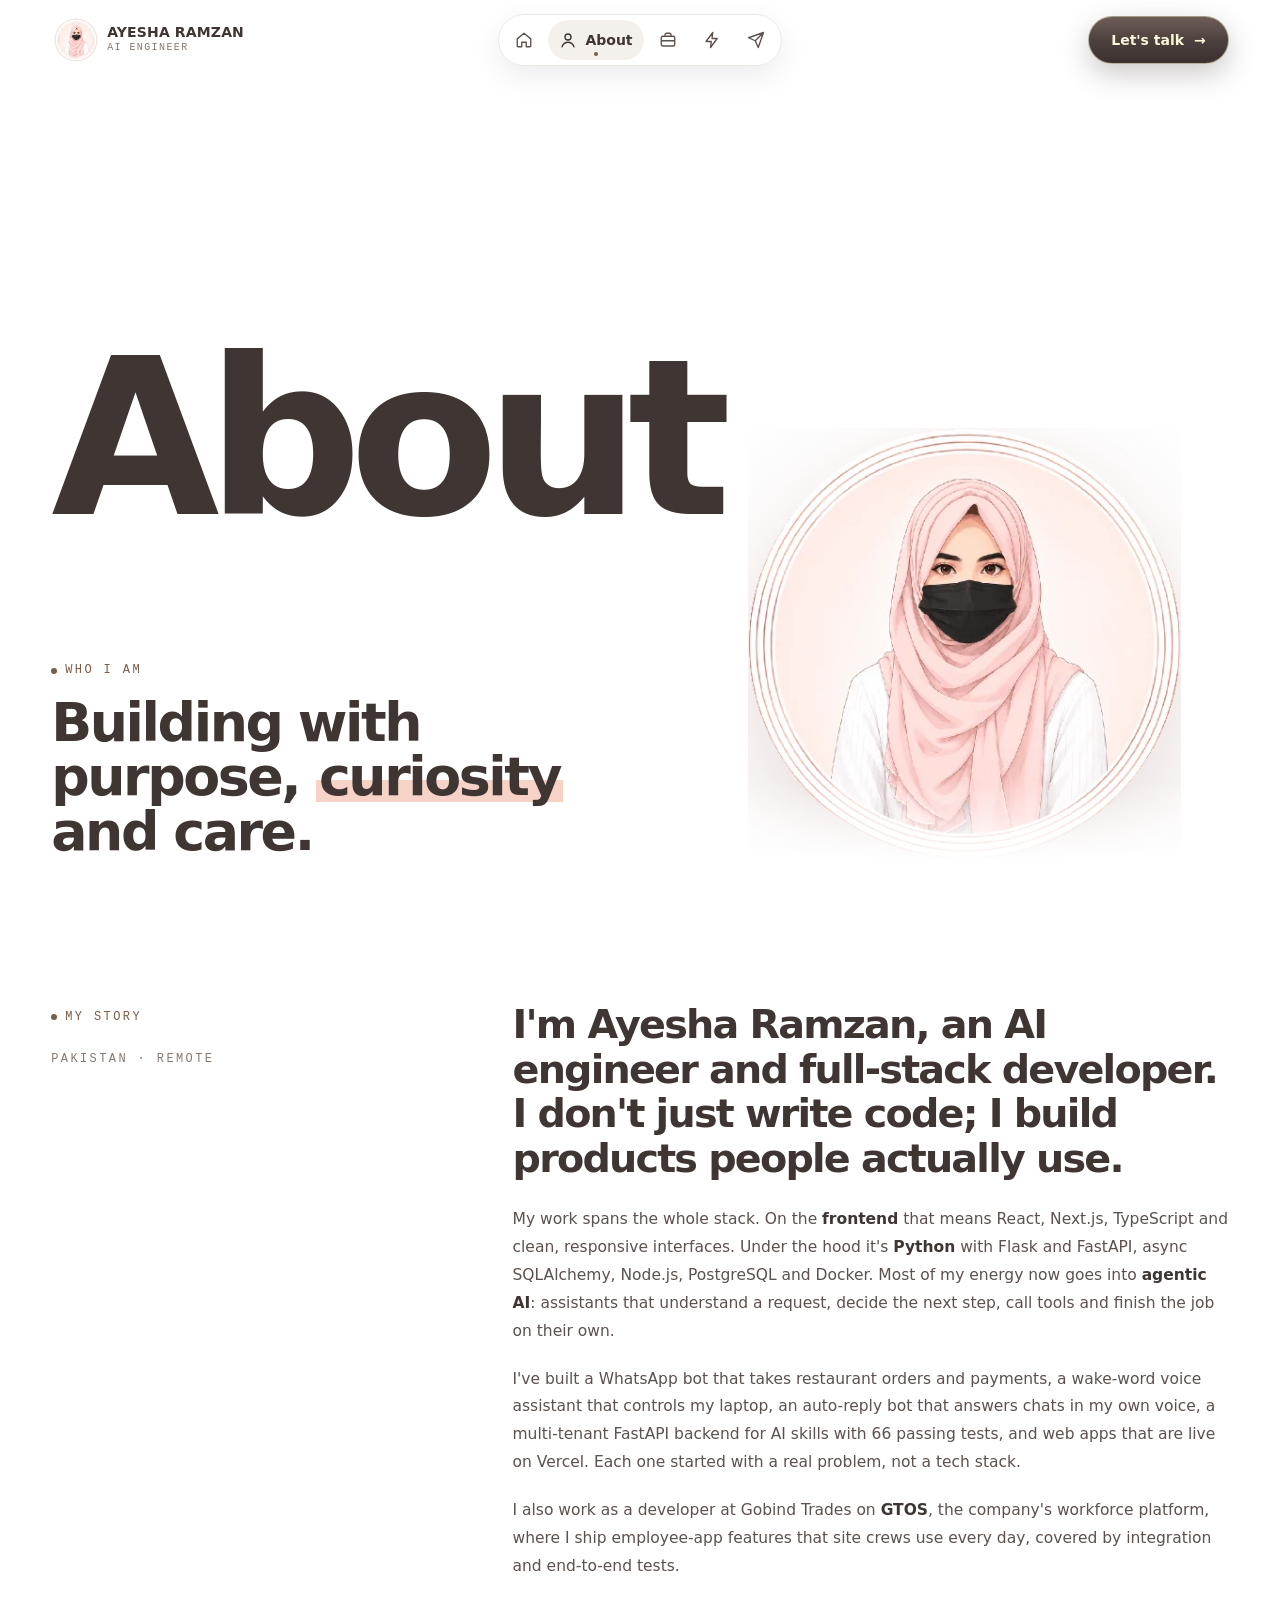
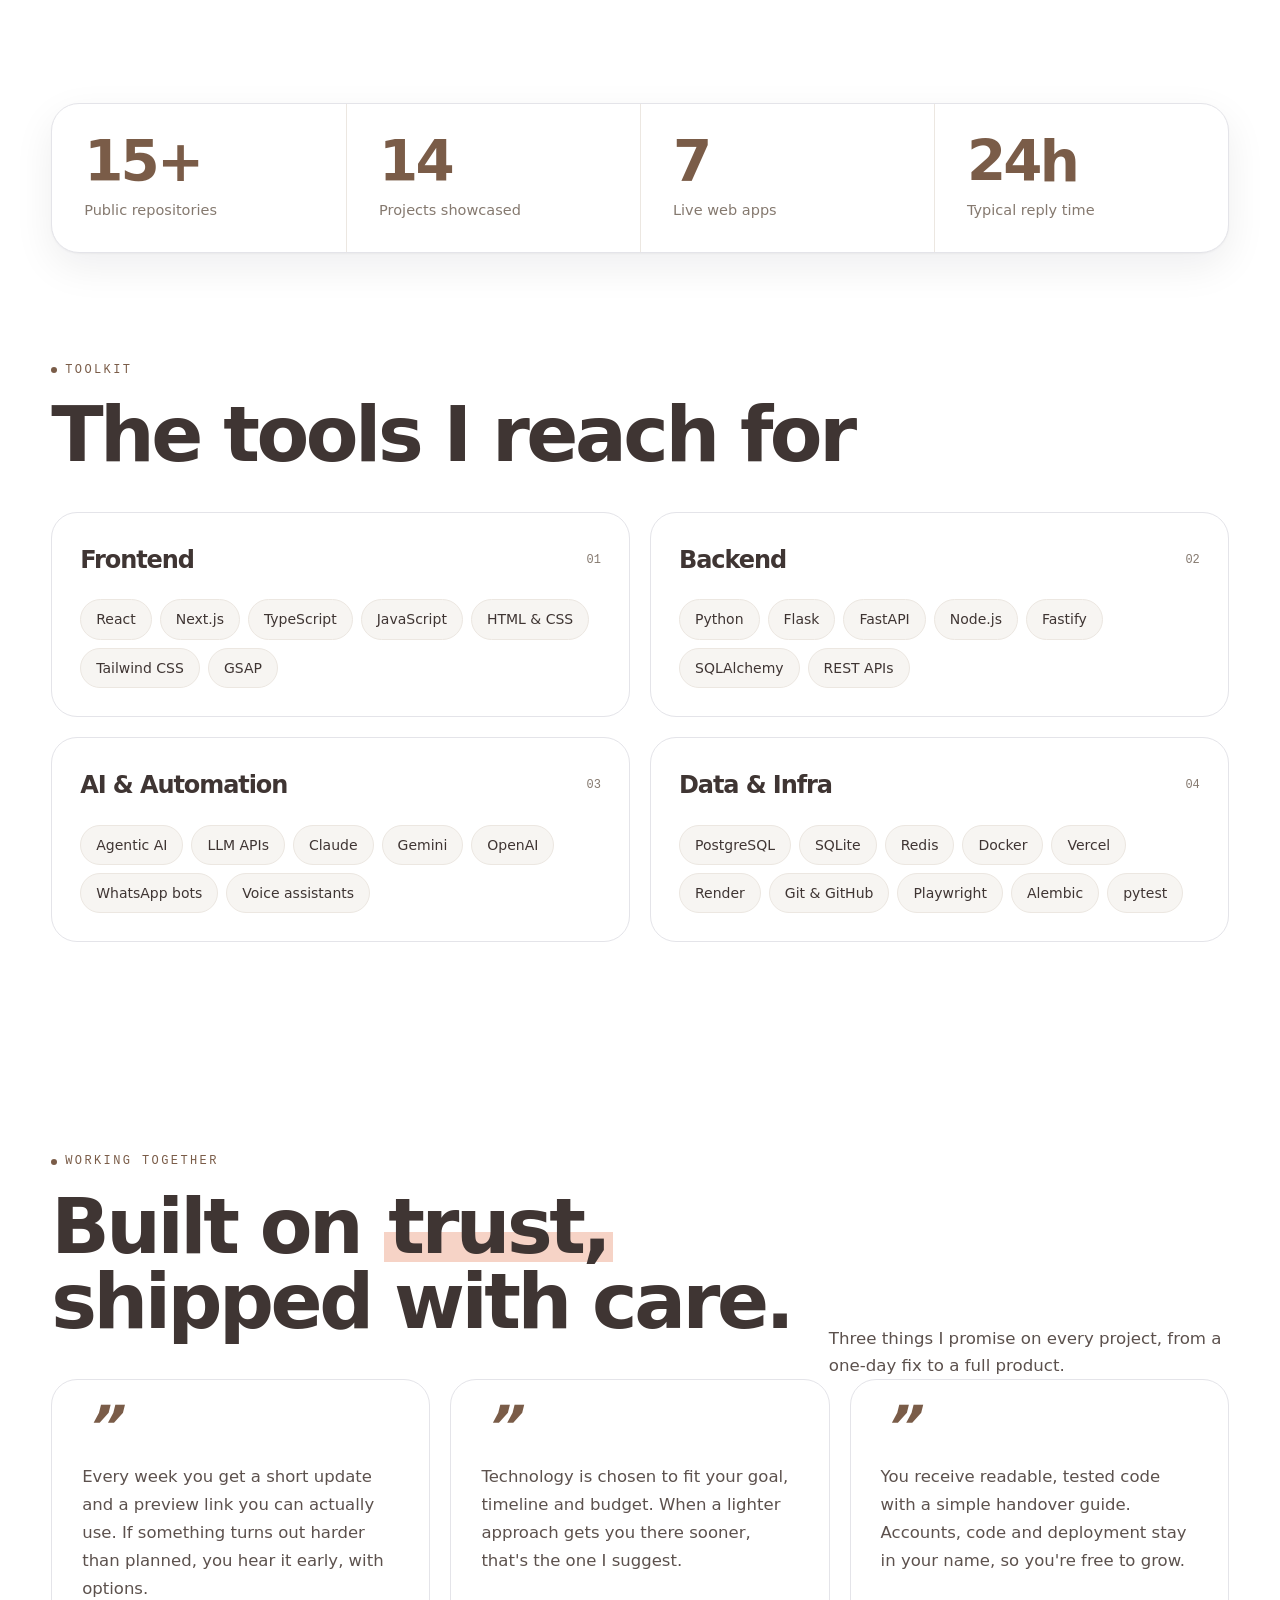
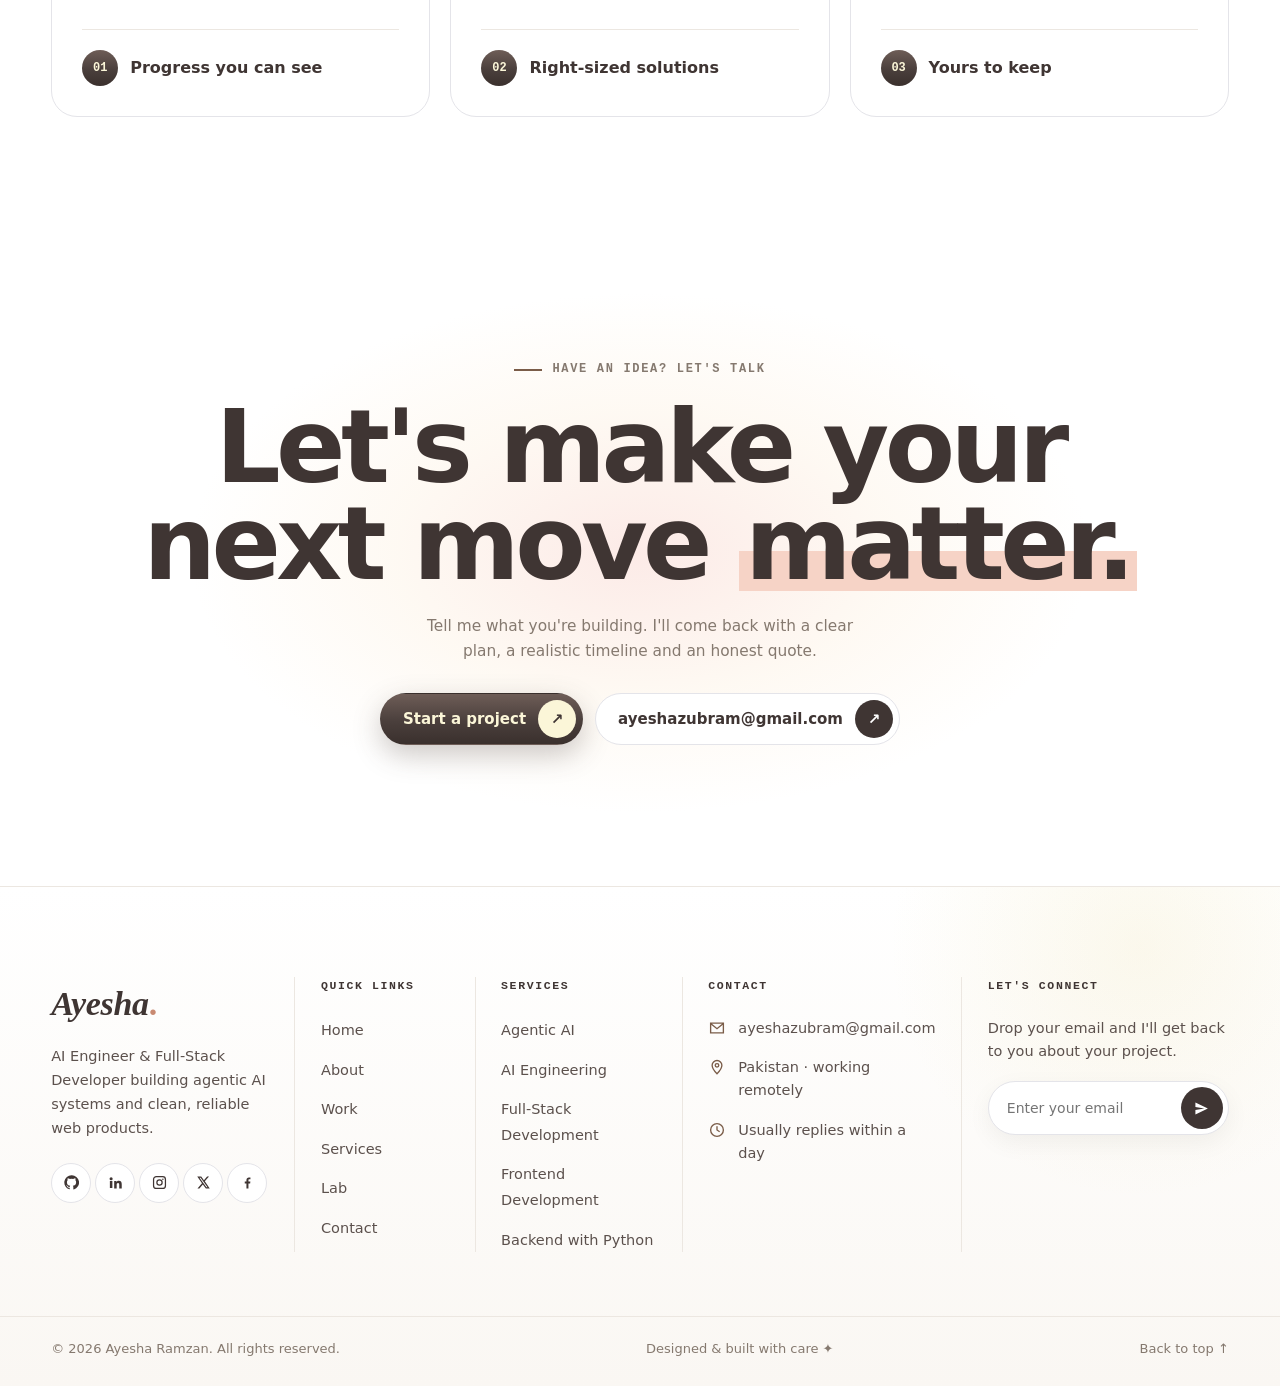
<file: about.html>
<!DOCTYPE html>
<html lang="en">
<head>
<meta charset="UTF-8">
<meta name="viewport" content="width=device-width, initial-scale=1.0">
<meta http-equiv="Content-Security-Policy" content="default-src 'self'; script-src 'self' 'unsafe-inline' https://cdnjs.cloudflare.com; style-src 'self' 'unsafe-inline' https://fonts.googleapis.com; font-src https://fonts.gstatic.com; img-src 'self' data:; media-src 'self'; connect-src 'self'; object-src 'none'; base-uri 'self'; form-action 'none'; upgrade-insecure-requests">
<meta name="referrer" content="strict-origin-when-cross-origin">
<meta name="theme-color" content="#FFFFFF">
<title>About — Ayesha Ramzan</title>
<meta name="description" content="About Ayesha Ramzan, AI Engineer and Full-Stack Developer: story, toolkit and how she works.">
<link rel="canonical" href="https://ayesha-ramzan.vercel.app/about.html">
<link rel="icon" href="assets/avatar.png">
<link rel="preconnect" href="https://fonts.googleapis.com">
<link rel="preconnect" href="https://fonts.gstatic.com" crossorigin>
<link rel="preload" as="style" href="https://fonts.googleapis.com/css2?family=Playfair+Display:ital,wght@0,600;1,600&family=Roboto:wght@400;500;700;900&family=Roboto+Mono:wght@500&display=swap" onload="this.onload=null;this.rel='stylesheet'">
<noscript><link rel="stylesheet" href="https://fonts.googleapis.com/css2?family=Playfair+Display:ital,wght@0,600;1,600&family=Roboto:wght@400;500;700;900&family=Roboto+Mono:wght@500&display=swap"></noscript>
<link rel="stylesheet" href="styles.css?v=33">
</head>
<body>
<svg class="arrow" viewBox="0 0 26 26" aria-hidden="true"><path d="M3 3 L23 13.6 L13.4 15.4 L8.6 23.4 Z" fill="#fff" stroke="#3A302D" stroke-width="2.4" stroke-linejoin="round"/></svg>
<svg class="sprite" width="0" height="0" aria-hidden="true">
  <symbol id="i-gh" viewBox="0 0 24 24"><path fill="currentColor" d="M12 .5a11.5 11.5 0 0 0-3.64 22.41c.58.1.79-.25.79-.56v-2c-3.2.7-3.88-1.37-3.88-1.37-.53-1.33-1.29-1.69-1.29-1.69-1.05-.72.08-.7.08-.7 1.16.08 1.77 1.19 1.77 1.19 1.03 1.77 2.71 1.26 3.37.96.1-.75.4-1.26.73-1.55-2.55-.29-5.24-1.28-5.24-5.69 0-1.26.45-2.28 1.19-3.09-.12-.29-.52-1.46.11-3.05 0 0 .97-.31 3.17 1.18a11 11 0 0 1 5.77 0c2.2-1.49 3.17-1.18 3.17-1.18.63 1.59.23 2.76.11 3.05.74.81 1.19 1.83 1.19 3.09 0 4.42-2.7 5.39-5.26 5.68.41.36.78 1.06.78 2.14v3.17c0 .31.21.67.8.56A11.5 11.5 0 0 0 12 .5Z"/></symbol>
  <symbol id="i-in" viewBox="0 0 24 24"><path fill="currentColor" d="M4.98 3.5a2.5 2.5 0 1 1 0 5 2.5 2.5 0 0 1 0-5ZM3 9.75h4v11H3v-11Zm6.5 0h3.83v1.5h.06c.53-1 1.84-2.06 3.79-2.06 4.05 0 4.8 2.67 4.8 6.13v6.43h-4v-5.7c0-1.36-.03-3.11-1.9-3.11-1.9 0-2.19 1.48-2.19 3v5.81h-4v-12Z"/></symbol>
  <symbol id="i-ig" viewBox="0 0 24 24"><path fill="none" stroke="currentColor" stroke-width="2" d="M7 2.5h10A4.5 4.5 0 0 1 21.5 7v10a4.5 4.5 0 0 1-4.5 4.5H7A4.5 4.5 0 0 1 2.5 17V7A4.5 4.5 0 0 1 7 2.5Z"/><circle cx="12" cy="12" r="4.2" fill="none" stroke="currentColor" stroke-width="2"/><circle cx="17.4" cy="6.6" r="1.2" fill="currentColor"/></symbol>
  <symbol id="i-x" viewBox="0 0 24 24"><path fill="currentColor" d="M17.75 2.5h3.07l-6.71 7.67L22 21.5h-6.18l-4.84-6.33-5.54 6.33H2.37l7.18-8.2L2 2.5h6.34l4.37 5.78 5.04-5.78Zm-1.08 17.15h1.7L7.4 4.25H5.57l11.1 15.4Z"/></symbol>
  <symbol id="i-mail" viewBox="0 0 24 24"><path fill="none" stroke="currentColor" stroke-width="1.8" d="M3.5 5.5h17v13h-17z M3.5 6l8.5 7 8.5-7"/></symbol>
  <symbol id="i-pin" viewBox="0 0 24 24"><path fill="none" stroke="currentColor" stroke-width="1.8" d="M12 21s-6.5-6.2-6.5-11.2a6.5 6.5 0 0 1 13 0C18.5 14.8 12 21 12 21Z"/><circle cx="12" cy="9.8" r="2.4" fill="none" stroke="currentColor" stroke-width="1.8"/></symbol>
  <symbol id="i-clock" viewBox="0 0 24 24"><circle cx="12" cy="12" r="8.5" fill="none" stroke="currentColor" stroke-width="1.8"/><path d="M12 7.5V12l3 2" fill="none" stroke="currentColor" stroke-width="1.8" stroke-linecap="round"/></symbol>
  <symbol id="i-send" viewBox="0 0 24 24"><path fill="currentColor" d="M3.4 20.4 21 12 3.4 3.6 3.4 10l12.6 2-12.6 2z"/></symbol>
  <symbol id="i-fb" viewBox="0 0 24 24"><path fill="currentColor" d="M13.5 21.5v-8h2.7l.4-3.1h-3.1V8.4c0-.9.25-1.5 1.54-1.5h1.65V4.12A22 22 0 0 0 14.3 4c-2.38 0-4 1.45-4 4.12v2.28H7.6v3.1h2.7v8h3.2Z"/></symbol>
</svg>
<header class="nav" id="nav">
  <div class="nav-in">
    <a href="index.html" class="brand" aria-label="Ayesha Ramzan — home">
      <img src="assets/avatar.webp" alt="" width="40" height="40">
      <div><b>Ayesha Ramzan</b><small>AI Engineer</small></div>
    </a>
    <nav class="dock" aria-label="Main">
      <a href="index.html"><svg viewBox="0 0 24 24" fill="none" stroke="currentColor" stroke-width="1.8" stroke-linecap="round" stroke-linejoin="round"><path d="M3 10.5 12 3l9 7.5V20a1 1 0 0 1-1 1h-5v-6h-6v6H4a1 1 0 0 1-1-1z"/></svg><span>Home</span></a>
      <a href="about.html" class="active" aria-current="page"><svg viewBox="0 0 24 24" fill="none" stroke="currentColor" stroke-width="1.8" stroke-linecap="round"><circle cx="12" cy="8" r="4"/><path d="M4 21c1.5-4 4.5-6 8-6s6.5 2 8 6"/></svg><span>About</span></a>
      <a href="work.html"><svg viewBox="0 0 24 24" fill="none" stroke="currentColor" stroke-width="1.8" stroke-linejoin="round"><rect x="3" y="7" width="18" height="13" rx="2"/><path d="M8 7V5a2 2 0 0 1 2-2h4a2 2 0 0 1 2 2v2M3 13h18"/></svg><span>Work</span></a>
      <a href="services.html"><svg viewBox="0 0 24 24" fill="none" stroke="currentColor" stroke-width="1.8" stroke-linejoin="round"><path d="M13 2 4 14h7l-1 8 9-12h-7z"/></svg><span>Services</span></a>
      <a href="contact.html"><svg viewBox="0 0 24 24" fill="none" stroke="currentColor" stroke-width="1.8" stroke-linejoin="round"><path d="M22 2 11 13M22 2l-7 20-4-9-9-4z"/></svg><span>Contact</span></a>
    </nav>
    <div class="nav-cta"><a href="contact.html" class="btn btn-dark">Let's talk <span class="arr">→</span></a></div>
  </div>
</header>
<main class="page-main">
<section class="wrap ab-hero">
  <div>
    <h1 class="ab-title rv">About</h1>
    <div class="ab-who rv">
      <span class="sp-label">Who I am</span>
      <h2>Building with purpose, <span class="it">curiosity</span> and care.</h2>
    </div>
  </div>
  <div class="ab-photo rv"><img src="assets/avatar.webp" alt="Illustrated portrait of Ayesha Ramzan" width="460" height="460"></div>
</section>

<section class="sp-sec">
  <div class="wrap story">
    <div class="story-side rv"><span class="sp-label">My story</span><span class="loc">Pakistan · Remote</span></div>
    <div class="rv">
      <h2>I'm Ayesha Ramzan, an AI engineer and full-stack developer. I don't just write code; I build products people actually use.</h2>
      <p>My work spans the whole stack. On the <strong>frontend</strong> that means React, Next.js, TypeScript and clean, responsive interfaces. Under the hood it's <strong>Python</strong> with Flask and FastAPI, async SQLAlchemy, Node.js, PostgreSQL and Docker. Most of my energy now goes into <strong>agentic AI</strong>: assistants that understand a request, decide the next step, call tools and finish the job on their own.</p>
      <p>I've built a WhatsApp bot that takes restaurant orders and payments, a wake-word voice assistant that controls my laptop, an auto-reply bot that answers chats in my own voice, a multi-tenant FastAPI backend for AI skills with 66 passing tests, and web apps that are live on Vercel. Each one started with a real problem, not a tech stack.</p>
      <p>I also work as a developer at Gobind Trades on <strong>GTOS</strong>, the company's workforce platform, where I ship employee-app features that site crews use every day, covered by integration and end-to-end tests.</p>
    </div>
  </div>
</section>

<section class="wrap rv">
  <div class="statbar">
    <div><b data-n="15" data-s="+">15+</b><span>Public repositories</span></div>
    <div><b data-n="14">14</b><span>Projects showcased</span></div>
    <div><b data-n="7">7</b><span>Live web apps</span></div>
    <div><b data-n="24" data-s="h">24h</b><span>Typical reply time</span></div>
  </div>
</section>

<section class="sp-sec">
  <div class="wrap">
    <span class="sp-label rv">Toolkit</span>
    <h2 class="sp-h rv">The tools I reach for</h2>
    <div class="tk-grid">
      <div class="tk rv"><div class="tk-head"><h3>Frontend</h3><span>01</span></div><ul><li>React</li><li>Next.js</li><li>TypeScript</li><li>JavaScript</li><li>HTML &amp; CSS</li><li>Tailwind CSS</li><li>GSAP</li></ul></div>
      <div class="tk rv"><div class="tk-head"><h3>Backend</h3><span>02</span></div><ul><li>Python</li><li>Flask</li><li>FastAPI</li><li>Node.js</li><li>Fastify</li><li>SQLAlchemy</li><li>REST APIs</li></ul></div>
      <div class="tk rv"><div class="tk-head"><h3>AI &amp; Automation</h3><span>03</span></div><ul><li>Agentic AI</li><li>LLM APIs</li><li>Claude</li><li>Gemini</li><li>OpenAI</li><li>WhatsApp bots</li><li>Voice assistants</li></ul></div>
      <div class="tk rv"><div class="tk-head"><h3>Data &amp; Infra</h3><span>04</span></div><ul><li>PostgreSQL</li><li>SQLite</li><li>Redis</li><li>Docker</li><li>Vercel</li><li>Render</li><li>Git &amp; GitHub</li><li>Playwright</li><li>Alembic</li><li>pytest</li></ul></div>
    </div>
  </div>
</section>

<section class="sp-sec">
  <div class="wrap">
    <div class="trust-top"><div><span class="sp-label rv">Working together</span><h2 class="sp-h rv">Built on <span class="it">trust,</span><br>shipped with care.</h2></div><p class="rv">Three things I promise on every project, from a one-day fix to a full product.</p></div>
    <div class="trust-grid">
      <div class="trust rv"><q>Every week you get a short update and a preview link you can actually use. If something turns out harder than planned, you hear it early, with options.</q><div class="t-foot"><i>01</i>Progress you can see</div></div>
      <div class="trust rv"><q>Technology is chosen to fit your goal, timeline and budget. When a lighter approach gets you there sooner, that's the one I suggest.</q><div class="t-foot"><i>02</i>Right-sized solutions</div></div>
      <div class="trust rv"><q>You receive readable, tested code with a simple handover guide. Accounts, code and deployment stay in your name, so you're free to grow.</q><div class="t-foot"><i>03</i>Yours to keep</div></div>
    </div>
  </div>
</section>

<section class="cta-band">
  <div class="wrap cta-in rv">
    <span class="eyebrow">Have an idea? Let's talk</span>
    <h2>Let's make your<br>next move <span class="it">matter.</span></h2>
    <p>Tell me what you're building. I'll come back with a clear plan, a realistic timeline and an honest quote.</p>
    <div class="cta-btns">
      <a href="contact.html" class="pill-btn red">Start a project <i>↗</i></a>
      <a href="mailto:ayeshazubram@gmail.com" class="pill-btn">ayeshazubram@gmail.com <i>↗</i></a>
    </div>
  </div>
</section>
</main>
<footer class="footer">
  <div class="wrap f-grid">
    <div class="f-col f-brand">
      <a href="#" class="logo">Ayesha<b>.</b></a>
      <p>AI Engineer &amp; Full-Stack Developer building agentic AI systems and clean, reliable web products.</p>
      <div class="soc">
        <a href="https://github.com/Ayesha-Ramzan" target="_blank" rel="noopener" aria-label="GitHub"><svg><use href="#i-gh"/></svg></a>
        <a href="https://www.linkedin.com/in/ayesha-ramzan-9632a83ba/" target="_blank" rel="noopener" aria-label="LinkedIn"><svg><use href="#i-in"/></svg></a>
        <a href="https://www.instagram.com/ayesh_ramzan786/" target="_blank" rel="noopener" aria-label="Instagram"><svg><use href="#i-ig"/></svg></a>
        <a href="https://x.com/ayesha5044" target="_blank" rel="noopener" aria-label="X"><svg><use href="#i-x"/></svg></a>
        <a href="https://www.facebook.com/people/AI-Yesha/pfbid02BV1wSxFjYRrLskmFwbQNG73hpmm4xTvjHymtCZyyy8QNDsV7nrQ33XX33j785wvwl/" target="_blank" rel="noopener" aria-label="Facebook"><svg><use href="#i-fb"/></svg></a>
      </div>
    </div>
    <div class="f-col">
      <h2 class="f-h">Quick links</h2>
      <ul class="f-links"><li><a href="index.html">Home</a></li><li><a href="about.html">About</a></li><li><a href="work.html">Work</a></li><li><a href="services.html">Services</a></li><li><a href="work.html#lab">Lab</a></li><li><a href="contact.html">Contact</a></li></ul>
    </div>
    <div class="f-col">
      <h2 class="f-h">Services</h2>
      <ul class="f-links"><li><a href="services.html">Agentic AI</a></li><li><a href="services.html">AI Engineering</a></li><li><a href="services.html">Full-Stack Development</a></li><li><a href="services.html">Frontend Development</a></li><li><a href="services.html">Backend with Python</a></li></ul>
    </div>
    <div class="f-col">
      <h2 class="f-h">Contact</h2>
      <ul class="f-contact">
        <li><svg><use href="#i-mail"/></svg><a href="mailto:ayeshazubram@gmail.com">ayeshazubram@gmail.com</a></li>
        <li><svg><use href="#i-pin"/></svg><span>Pakistan · working remotely</span></li>
        <li><svg><use href="#i-clock"/></svg><span>Usually replies within a day</span></li>
      </ul>
    </div>
    <div class="f-col f-news">
      <h2 class="f-h">Let's connect</h2>
      <p>Drop your email and I'll get back to you about your project.</p>
      <form class="f-form" id="fForm"><input type="email" id="fEmail" placeholder="Enter your email" required aria-label="Your email"><button type="submit" aria-label="Send"><svg><use href="#i-send"/></svg></button></form>
    </div>
  </div>
  <div class="wrap f-bottom"><span>© 2026 Ayesha Ramzan. All rights reserved.</span><span>Designed &amp; built with care ✦</span><a href="#">Back to top ↑</a></div>
</footer>
<script src="site.js?v=29" defer></script>
</body>
</html>
</file>
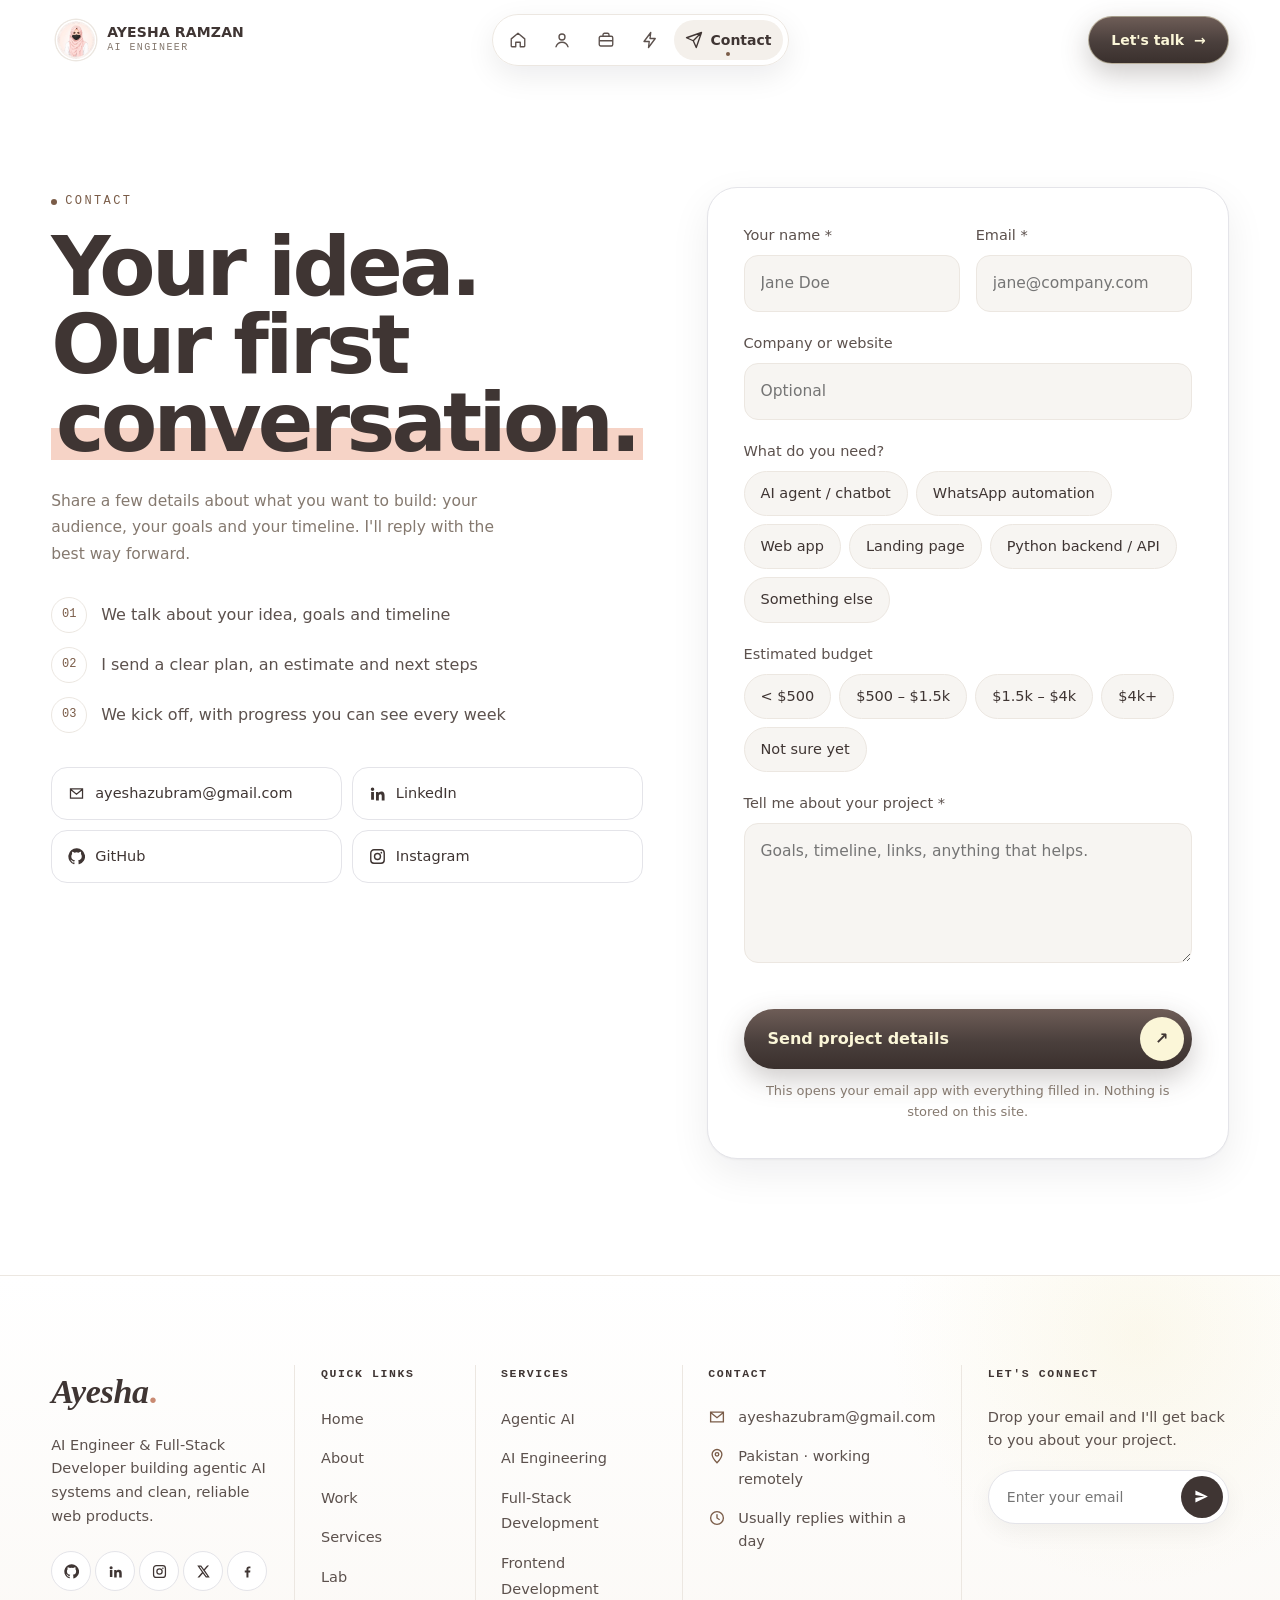
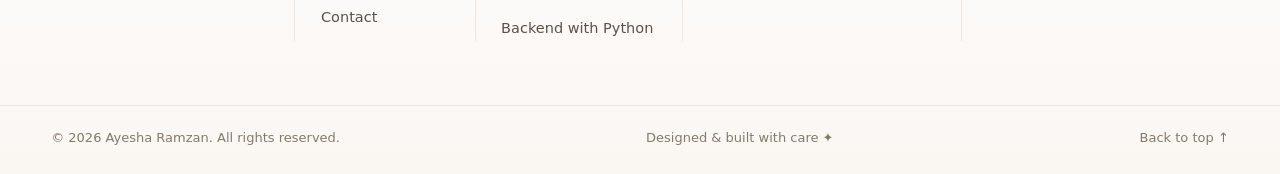
<file: contact.html>
<!DOCTYPE html>
<html lang="en">
<head>
<meta charset="UTF-8">
<meta name="viewport" content="width=device-width, initial-scale=1.0">
<meta http-equiv="Content-Security-Policy" content="default-src 'self'; script-src 'self' 'unsafe-inline' https://cdnjs.cloudflare.com; style-src 'self' 'unsafe-inline' https://fonts.googleapis.com; font-src https://fonts.gstatic.com; img-src 'self' data:; media-src 'self'; connect-src 'self'; object-src 'none'; base-uri 'self'; form-action 'none'; upgrade-insecure-requests">
<meta name="referrer" content="strict-origin-when-cross-origin">
<meta name="theme-color" content="#FFFFFF">
<title>Start a project — Ayesha Ramzan</title>
<meta name="description" content="Tell Ayesha Ramzan about your project: AI agents, WhatsApp automation, web apps and Python backends.">
<link rel="canonical" href="https://ayesha-ramzan.vercel.app/contact.html">
<link rel="icon" href="assets/avatar.png">
<link rel="preconnect" href="https://fonts.googleapis.com">
<link rel="preconnect" href="https://fonts.gstatic.com" crossorigin>
<link rel="preload" as="style" href="https://fonts.googleapis.com/css2?family=Playfair+Display:ital,wght@0,600;1,600&family=Roboto:wght@400;500;700;900&family=Roboto+Mono:wght@500&display=swap" onload="this.onload=null;this.rel='stylesheet'">
<noscript><link rel="stylesheet" href="https://fonts.googleapis.com/css2?family=Playfair+Display:ital,wght@0,600;1,600&family=Roboto:wght@400;500;700;900&family=Roboto+Mono:wght@500&display=swap"></noscript>
<link rel="stylesheet" href="styles.css?v=33">
</head>
<body>
<svg class="arrow" viewBox="0 0 26 26" aria-hidden="true"><path d="M3 3 L23 13.6 L13.4 15.4 L8.6 23.4 Z" fill="#fff" stroke="#3A302D" stroke-width="2.4" stroke-linejoin="round"/></svg>
<svg class="sprite" width="0" height="0" aria-hidden="true">
  <symbol id="i-gh" viewBox="0 0 24 24"><path fill="currentColor" d="M12 .5a11.5 11.5 0 0 0-3.64 22.41c.58.1.79-.25.79-.56v-2c-3.2.7-3.88-1.37-3.88-1.37-.53-1.33-1.29-1.69-1.29-1.69-1.05-.72.08-.7.08-.7 1.16.08 1.77 1.19 1.77 1.19 1.03 1.77 2.71 1.26 3.37.96.1-.75.4-1.26.73-1.55-2.55-.29-5.24-1.28-5.24-5.69 0-1.26.45-2.28 1.19-3.09-.12-.29-.52-1.46.11-3.05 0 0 .97-.31 3.17 1.18a11 11 0 0 1 5.77 0c2.2-1.49 3.17-1.18 3.17-1.18.63 1.59.23 2.76.11 3.05.74.81 1.19 1.83 1.19 3.09 0 4.42-2.7 5.39-5.26 5.68.41.36.78 1.06.78 2.14v3.17c0 .31.21.67.8.56A11.5 11.5 0 0 0 12 .5Z"/></symbol>
  <symbol id="i-in" viewBox="0 0 24 24"><path fill="currentColor" d="M4.98 3.5a2.5 2.5 0 1 1 0 5 2.5 2.5 0 0 1 0-5ZM3 9.75h4v11H3v-11Zm6.5 0h3.83v1.5h.06c.53-1 1.84-2.06 3.79-2.06 4.05 0 4.8 2.67 4.8 6.13v6.43h-4v-5.7c0-1.36-.03-3.11-1.9-3.11-1.9 0-2.19 1.48-2.19 3v5.81h-4v-12Z"/></symbol>
  <symbol id="i-ig" viewBox="0 0 24 24"><path fill="none" stroke="currentColor" stroke-width="2" d="M7 2.5h10A4.5 4.5 0 0 1 21.5 7v10a4.5 4.5 0 0 1-4.5 4.5H7A4.5 4.5 0 0 1 2.5 17V7A4.5 4.5 0 0 1 7 2.5Z"/><circle cx="12" cy="12" r="4.2" fill="none" stroke="currentColor" stroke-width="2"/><circle cx="17.4" cy="6.6" r="1.2" fill="currentColor"/></symbol>
  <symbol id="i-x" viewBox="0 0 24 24"><path fill="currentColor" d="M17.75 2.5h3.07l-6.71 7.67L22 21.5h-6.18l-4.84-6.33-5.54 6.33H2.37l7.18-8.2L2 2.5h6.34l4.37 5.78 5.04-5.78Zm-1.08 17.15h1.7L7.4 4.25H5.57l11.1 15.4Z"/></symbol>
  <symbol id="i-mail" viewBox="0 0 24 24"><path fill="none" stroke="currentColor" stroke-width="1.8" d="M3.5 5.5h17v13h-17z M3.5 6l8.5 7 8.5-7"/></symbol>
  <symbol id="i-pin" viewBox="0 0 24 24"><path fill="none" stroke="currentColor" stroke-width="1.8" d="M12 21s-6.5-6.2-6.5-11.2a6.5 6.5 0 0 1 13 0C18.5 14.8 12 21 12 21Z"/><circle cx="12" cy="9.8" r="2.4" fill="none" stroke="currentColor" stroke-width="1.8"/></symbol>
  <symbol id="i-clock" viewBox="0 0 24 24"><circle cx="12" cy="12" r="8.5" fill="none" stroke="currentColor" stroke-width="1.8"/><path d="M12 7.5V12l3 2" fill="none" stroke="currentColor" stroke-width="1.8" stroke-linecap="round"/></symbol>
  <symbol id="i-send" viewBox="0 0 24 24"><path fill="currentColor" d="M3.4 20.4 21 12 3.4 3.6 3.4 10l12.6 2-12.6 2z"/></symbol>
  <symbol id="i-fb" viewBox="0 0 24 24"><path fill="currentColor" d="M13.5 21.5v-8h2.7l.4-3.1h-3.1V8.4c0-.9.25-1.5 1.54-1.5h1.65V4.12A22 22 0 0 0 14.3 4c-2.38 0-4 1.45-4 4.12v2.28H7.6v3.1h2.7v8h3.2Z"/></symbol>
</svg>
<header class="nav" id="nav">
  <div class="nav-in">
    <a href="index.html" class="brand" aria-label="Ayesha Ramzan — home">
      <img src="assets/avatar.webp" alt="" width="40" height="40">
      <div><b>Ayesha Ramzan</b><small>AI Engineer</small></div>
    </a>
    <nav class="dock" aria-label="Main">
      <a href="index.html"><svg viewBox="0 0 24 24" fill="none" stroke="currentColor" stroke-width="1.8" stroke-linecap="round" stroke-linejoin="round"><path d="M3 10.5 12 3l9 7.5V20a1 1 0 0 1-1 1h-5v-6h-6v6H4a1 1 0 0 1-1-1z"/></svg><span>Home</span></a>
      <a href="about.html"><svg viewBox="0 0 24 24" fill="none" stroke="currentColor" stroke-width="1.8" stroke-linecap="round"><circle cx="12" cy="8" r="4"/><path d="M4 21c1.5-4 4.5-6 8-6s6.5 2 8 6"/></svg><span>About</span></a>
      <a href="work.html"><svg viewBox="0 0 24 24" fill="none" stroke="currentColor" stroke-width="1.8" stroke-linejoin="round"><rect x="3" y="7" width="18" height="13" rx="2"/><path d="M8 7V5a2 2 0 0 1 2-2h4a2 2 0 0 1 2 2v2M3 13h18"/></svg><span>Work</span></a>
      <a href="services.html"><svg viewBox="0 0 24 24" fill="none" stroke="currentColor" stroke-width="1.8" stroke-linejoin="round"><path d="M13 2 4 14h7l-1 8 9-12h-7z"/></svg><span>Services</span></a>
      <a href="contact.html" class="active" aria-current="page"><svg viewBox="0 0 24 24" fill="none" stroke="currentColor" stroke-width="1.8" stroke-linejoin="round"><path d="M22 2 11 13M22 2l-7 20-4-9-9-4z"/></svg><span>Contact</span></a>
    </nav>
    <div class="nav-cta"><a href="contact.html" class="btn btn-dark">Let's talk <span class="arr">→</span></a></div>
  </div>
</header>
<main class="page-main">
<section class="wrap ct">
  <div class="rv">
    <span class="sp-label">Contact</span>
    <h1>Your idea.<br>Our first <span class="it">conversation.</span></h1>
    <p class="ct-lead">Share a few details about what you want to build: your audience, your goals and your timeline. I'll reply with the best way forward.</p>
    <ol class="ct-steps">
      <li><i>01</i>We talk about your idea, goals and timeline</li>
      <li><i>02</i>I send a clear plan, an estimate and next steps</li>
      <li><i>03</i>We kick off, with progress you can see every week</li>
    </ol>
    <div class="ct-links">
      <a href="mailto:ayeshazubram@gmail.com"><svg><use href="#i-mail"/></svg>ayeshazubram@gmail.com</a>
      <a href="https://www.linkedin.com/in/ayesha-ramzan-9632a83ba/" target="_blank" rel="noopener"><svg><use href="#i-in"/></svg>LinkedIn</a>
      <a href="https://github.com/Ayesha-Ramzan" target="_blank" rel="noopener"><svg><use href="#i-gh"/></svg>GitHub</a>
      <a href="https://www.instagram.com/ayesh_ramzan786/" target="_blank" rel="noopener"><svg><use href="#i-ig"/></svg>Instagram</a>
    </div>
  </div>
  <form class="form rv" id="projectForm" novalidate>
    <div class="f-row">
      <div class="fld"><label for="fName">Your name *</label><input type="text" id="fName" name="name" autocomplete="name" placeholder="Jane Doe" required></div>
      <div class="fld"><label for="fMail">Email *</label><input id="fMail" name="email" type="email" autocomplete="email" placeholder="jane@company.com" required></div>
    </div>
    <div class="fld"><label for="fCo">Company or website</label><input type="text" id="fCo" name="company" autocomplete="organization" placeholder="Optional"></div>
    <fieldset class="fld"><legend class="lbl">What do you need?</legend><div class="chips"><input type="checkbox" name="need[]" id="need0" value="AI agent / chatbot"><label for="need0">AI agent / chatbot</label><input type="checkbox" name="need[]" id="need1" value="WhatsApp automation"><label for="need1">WhatsApp automation</label><input type="checkbox" name="need[]" id="need2" value="Web app"><label for="need2">Web app</label><input type="checkbox" name="need[]" id="need3" value="Landing page"><label for="need3">Landing page</label><input type="checkbox" name="need[]" id="need4" value="Python backend / API"><label for="need4">Python backend / API</label><input type="checkbox" name="need[]" id="need5" value="Something else"><label for="need5">Something else</label></div></fieldset>
    <fieldset class="fld"><legend class="lbl">Estimated budget</legend><div class="chips"><input type="radio" name="budget" id="budget0" value="&lt; $500"><label for="budget0">&lt; $500</label><input type="radio" name="budget" id="budget1" value="$500 – $1.5k"><label for="budget1">$500 – $1.5k</label><input type="radio" name="budget" id="budget2" value="$1.5k – $4k"><label for="budget2">$1.5k – $4k</label><input type="radio" name="budget" id="budget3" value="$4k+"><label for="budget3">$4k+</label><input type="radio" name="budget" id="budget4" value="Not sure yet"><label for="budget4">Not sure yet</label></div></fieldset>
    <div class="fld"><label for="fMsg">Tell me about your project *</label><textarea id="fMsg" name="message" placeholder="Goals, timeline, links, anything that helps." required></textarea></div>
    <p class="f-err" id="fErr" role="alert"></p>
    <button type="submit" class="f-send">Send project details <i>↗</i></button>
    <p class="f-note">This opens your email app with everything filled in. Nothing is stored on this site.</p>
  </form>
</section>
</main>
<footer class="footer">
  <div class="wrap f-grid">
    <div class="f-col f-brand">
      <a href="#" class="logo">Ayesha<b>.</b></a>
      <p>AI Engineer &amp; Full-Stack Developer building agentic AI systems and clean, reliable web products.</p>
      <div class="soc">
        <a href="https://github.com/Ayesha-Ramzan" target="_blank" rel="noopener" aria-label="GitHub"><svg><use href="#i-gh"/></svg></a>
        <a href="https://www.linkedin.com/in/ayesha-ramzan-9632a83ba/" target="_blank" rel="noopener" aria-label="LinkedIn"><svg><use href="#i-in"/></svg></a>
        <a href="https://www.instagram.com/ayesh_ramzan786/" target="_blank" rel="noopener" aria-label="Instagram"><svg><use href="#i-ig"/></svg></a>
        <a href="https://x.com/ayesha5044" target="_blank" rel="noopener" aria-label="X"><svg><use href="#i-x"/></svg></a>
        <a href="https://www.facebook.com/people/AI-Yesha/pfbid02BV1wSxFjYRrLskmFwbQNG73hpmm4xTvjHymtCZyyy8QNDsV7nrQ33XX33j785wvwl/" target="_blank" rel="noopener" aria-label="Facebook"><svg><use href="#i-fb"/></svg></a>
      </div>
    </div>
    <div class="f-col">
      <h2 class="f-h">Quick links</h2>
      <ul class="f-links"><li><a href="index.html">Home</a></li><li><a href="about.html">About</a></li><li><a href="work.html">Work</a></li><li><a href="services.html">Services</a></li><li><a href="work.html#lab">Lab</a></li><li><a href="contact.html">Contact</a></li></ul>
    </div>
    <div class="f-col">
      <h2 class="f-h">Services</h2>
      <ul class="f-links"><li><a href="services.html">Agentic AI</a></li><li><a href="services.html">AI Engineering</a></li><li><a href="services.html">Full-Stack Development</a></li><li><a href="services.html">Frontend Development</a></li><li><a href="services.html">Backend with Python</a></li></ul>
    </div>
    <div class="f-col">
      <h2 class="f-h">Contact</h2>
      <ul class="f-contact">
        <li><svg><use href="#i-mail"/></svg><a href="mailto:ayeshazubram@gmail.com">ayeshazubram@gmail.com</a></li>
        <li><svg><use href="#i-pin"/></svg><span>Pakistan · working remotely</span></li>
        <li><svg><use href="#i-clock"/></svg><span>Usually replies within a day</span></li>
      </ul>
    </div>
    <div class="f-col f-news">
      <h2 class="f-h">Let's connect</h2>
      <p>Drop your email and I'll get back to you about your project.</p>
      <form class="f-form" id="fForm"><input type="email" id="fEmail" placeholder="Enter your email" required aria-label="Your email"><button type="submit" aria-label="Send"><svg><use href="#i-send"/></svg></button></form>
    </div>
  </div>
  <div class="wrap f-bottom"><span>© 2026 Ayesha Ramzan. All rights reserved.</span><span>Designed &amp; built with care ✦</span><a href="#">Back to top ↑</a></div>
</footer>
<script src="site.js?v=29" defer></script>
</body>
</html>
</file>
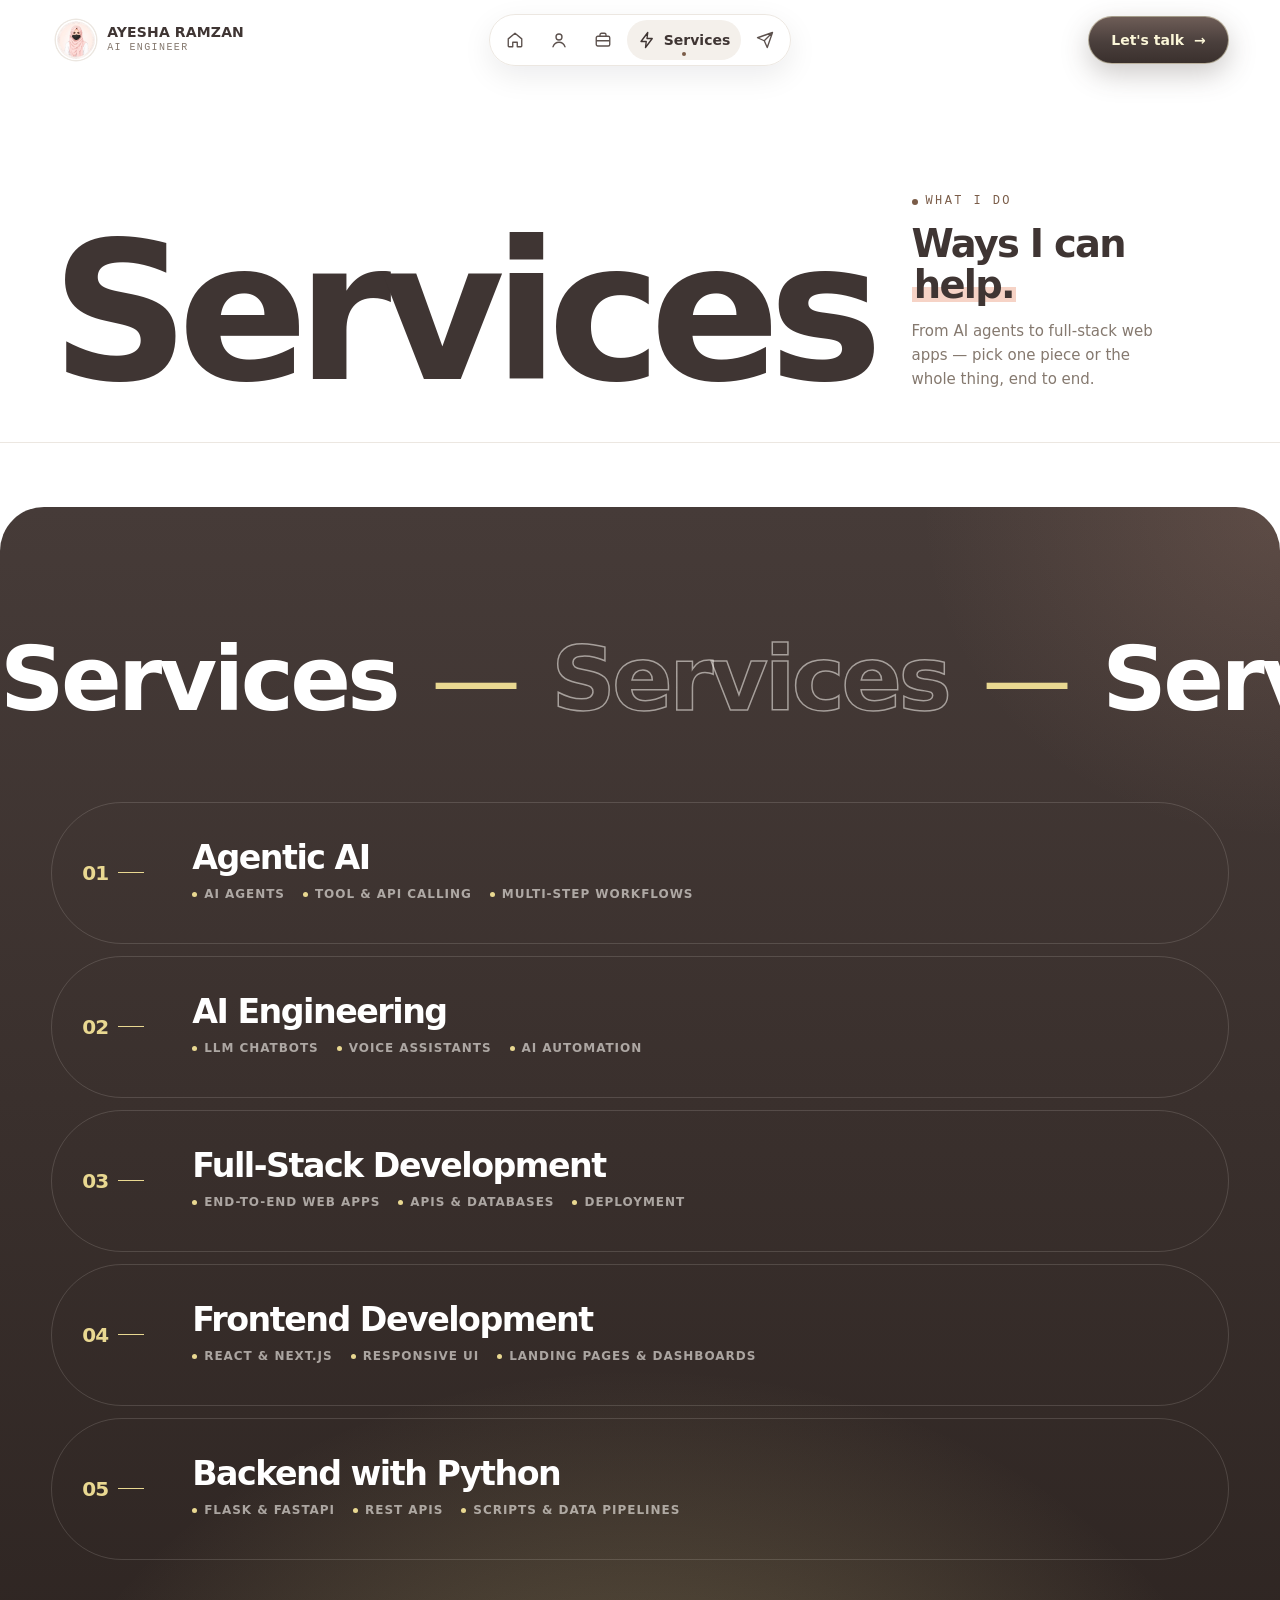
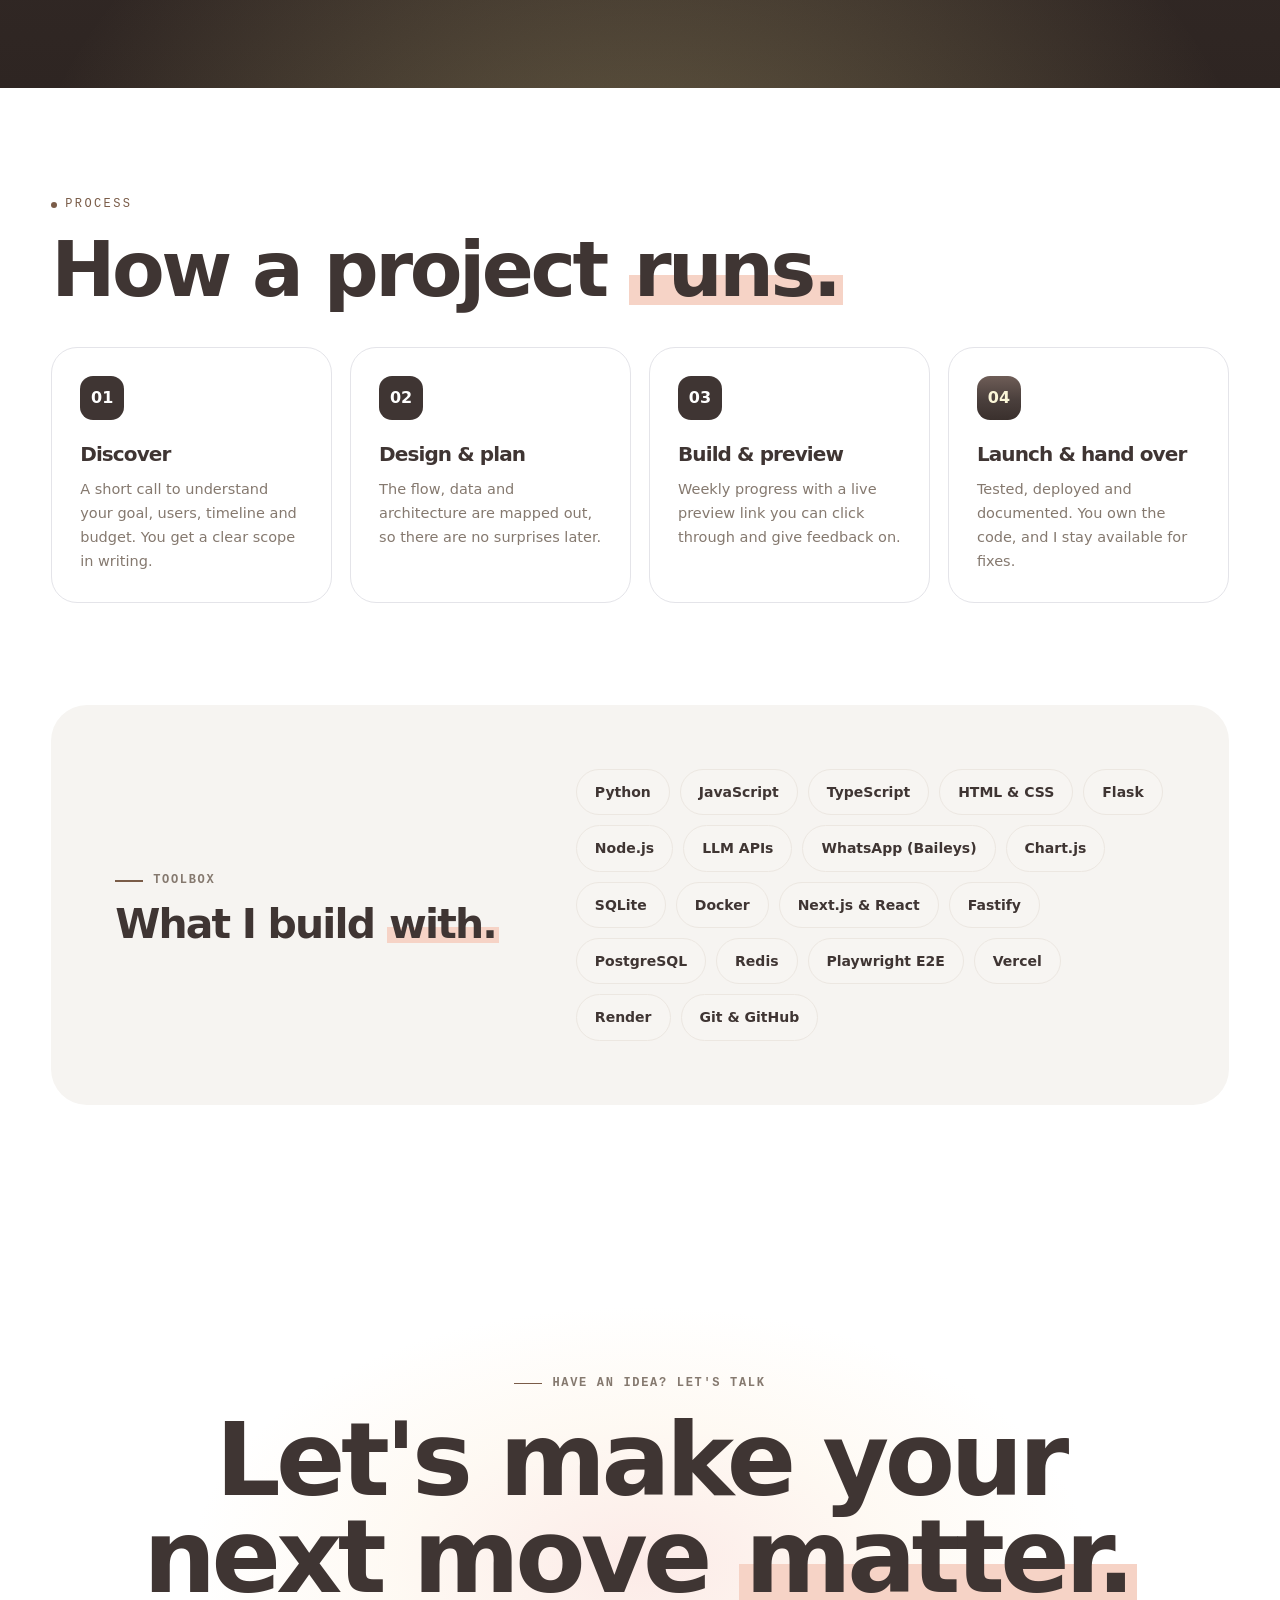
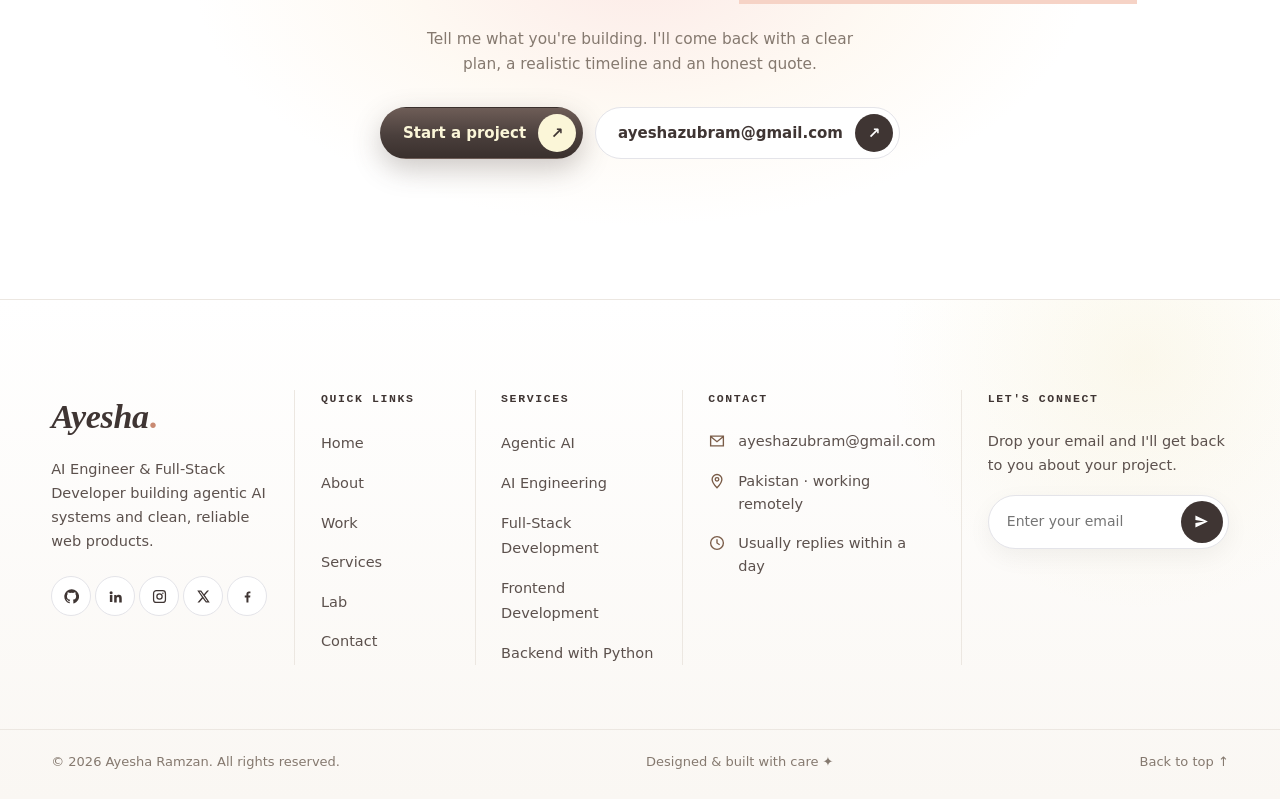
<file: services.html>
<!DOCTYPE html>
<html lang="en">
<head>
<meta charset="UTF-8">
<meta name="viewport" content="width=device-width, initial-scale=1.0">
<meta http-equiv="Content-Security-Policy" content="default-src 'self'; script-src 'self' 'unsafe-inline' https://cdnjs.cloudflare.com; style-src 'self' 'unsafe-inline' https://fonts.googleapis.com; font-src https://fonts.gstatic.com; img-src 'self' data:; media-src 'self'; connect-src 'self'; object-src 'none'; base-uri 'self'; form-action 'none'; upgrade-insecure-requests">
<meta name="referrer" content="strict-origin-when-cross-origin">
<meta name="theme-color" content="#FFFFFF">
<title>Services — Ayesha Ramzan</title>
<meta name="description" content="Services by Ayesha Ramzan: agentic AI, AI engineering, full-stack, frontend and Python backend development.">
<link rel="canonical" href="https://ayesha-ramzan.vercel.app/services.html">
<link rel="icon" href="assets/avatar.png">
<link rel="preconnect" href="https://fonts.googleapis.com">
<link rel="preconnect" href="https://fonts.gstatic.com" crossorigin>
<link rel="preload" as="style" href="https://fonts.googleapis.com/css2?family=Playfair+Display:ital,wght@0,600;1,600&family=Roboto:wght@400;500;700;900&family=Roboto+Mono:wght@500&display=swap" onload="this.onload=null;this.rel='stylesheet'">
<noscript><link rel="stylesheet" href="https://fonts.googleapis.com/css2?family=Playfair+Display:ital,wght@0,600;1,600&family=Roboto:wght@400;500;700;900&family=Roboto+Mono:wght@500&display=swap"></noscript>
<link rel="stylesheet" href="styles.css?v=33">
</head>
<body>
<svg class="arrow" viewBox="0 0 26 26" aria-hidden="true"><path d="M3 3 L23 13.6 L13.4 15.4 L8.6 23.4 Z" fill="#fff" stroke="#3A302D" stroke-width="2.4" stroke-linejoin="round"/></svg>
<svg class="sprite" width="0" height="0" aria-hidden="true">
  <symbol id="i-gh" viewBox="0 0 24 24"><path fill="currentColor" d="M12 .5a11.5 11.5 0 0 0-3.64 22.41c.58.1.79-.25.79-.56v-2c-3.2.7-3.88-1.37-3.88-1.37-.53-1.33-1.29-1.69-1.29-1.69-1.05-.72.08-.7.08-.7 1.16.08 1.77 1.19 1.77 1.19 1.03 1.77 2.71 1.26 3.37.96.1-.75.4-1.26.73-1.55-2.55-.29-5.24-1.28-5.24-5.69 0-1.26.45-2.28 1.19-3.09-.12-.29-.52-1.46.11-3.05 0 0 .97-.31 3.17 1.18a11 11 0 0 1 5.77 0c2.2-1.49 3.17-1.18 3.17-1.18.63 1.59.23 2.76.11 3.05.74.81 1.19 1.83 1.19 3.09 0 4.42-2.7 5.39-5.26 5.68.41.36.78 1.06.78 2.14v3.17c0 .31.21.67.8.56A11.5 11.5 0 0 0 12 .5Z"/></symbol>
  <symbol id="i-in" viewBox="0 0 24 24"><path fill="currentColor" d="M4.98 3.5a2.5 2.5 0 1 1 0 5 2.5 2.5 0 0 1 0-5ZM3 9.75h4v11H3v-11Zm6.5 0h3.83v1.5h.06c.53-1 1.84-2.06 3.79-2.06 4.05 0 4.8 2.67 4.8 6.13v6.43h-4v-5.7c0-1.36-.03-3.11-1.9-3.11-1.9 0-2.19 1.48-2.19 3v5.81h-4v-12Z"/></symbol>
  <symbol id="i-ig" viewBox="0 0 24 24"><path fill="none" stroke="currentColor" stroke-width="2" d="M7 2.5h10A4.5 4.5 0 0 1 21.5 7v10a4.5 4.5 0 0 1-4.5 4.5H7A4.5 4.5 0 0 1 2.5 17V7A4.5 4.5 0 0 1 7 2.5Z"/><circle cx="12" cy="12" r="4.2" fill="none" stroke="currentColor" stroke-width="2"/><circle cx="17.4" cy="6.6" r="1.2" fill="currentColor"/></symbol>
  <symbol id="i-x" viewBox="0 0 24 24"><path fill="currentColor" d="M17.75 2.5h3.07l-6.71 7.67L22 21.5h-6.18l-4.84-6.33-5.54 6.33H2.37l7.18-8.2L2 2.5h6.34l4.37 5.78 5.04-5.78Zm-1.08 17.15h1.7L7.4 4.25H5.57l11.1 15.4Z"/></symbol>
  <symbol id="i-mail" viewBox="0 0 24 24"><path fill="none" stroke="currentColor" stroke-width="1.8" d="M3.5 5.5h17v13h-17z M3.5 6l8.5 7 8.5-7"/></symbol>
  <symbol id="i-pin" viewBox="0 0 24 24"><path fill="none" stroke="currentColor" stroke-width="1.8" d="M12 21s-6.5-6.2-6.5-11.2a6.5 6.5 0 0 1 13 0C18.5 14.8 12 21 12 21Z"/><circle cx="12" cy="9.8" r="2.4" fill="none" stroke="currentColor" stroke-width="1.8"/></symbol>
  <symbol id="i-clock" viewBox="0 0 24 24"><circle cx="12" cy="12" r="8.5" fill="none" stroke="currentColor" stroke-width="1.8"/><path d="M12 7.5V12l3 2" fill="none" stroke="currentColor" stroke-width="1.8" stroke-linecap="round"/></symbol>
  <symbol id="i-send" viewBox="0 0 24 24"><path fill="currentColor" d="M3.4 20.4 21 12 3.4 3.6 3.4 10l12.6 2-12.6 2z"/></symbol>
  <symbol id="i-fb" viewBox="0 0 24 24"><path fill="currentColor" d="M13.5 21.5v-8h2.7l.4-3.1h-3.1V8.4c0-.9.25-1.5 1.54-1.5h1.65V4.12A22 22 0 0 0 14.3 4c-2.38 0-4 1.45-4 4.12v2.28H7.6v3.1h2.7v8h3.2Z"/></symbol>
</svg>
<header class="nav" id="nav">
  <div class="nav-in">
    <a href="index.html" class="brand" aria-label="Ayesha Ramzan — home">
      <img src="assets/avatar.webp" alt="" width="40" height="40">
      <div><b>Ayesha Ramzan</b><small>AI Engineer</small></div>
    </a>
    <nav class="dock" aria-label="Main">
      <a href="index.html"><svg viewBox="0 0 24 24" fill="none" stroke="currentColor" stroke-width="1.8" stroke-linecap="round" stroke-linejoin="round"><path d="M3 10.5 12 3l9 7.5V20a1 1 0 0 1-1 1h-5v-6h-6v6H4a1 1 0 0 1-1-1z"/></svg><span>Home</span></a>
      <a href="about.html"><svg viewBox="0 0 24 24" fill="none" stroke="currentColor" stroke-width="1.8" stroke-linecap="round"><circle cx="12" cy="8" r="4"/><path d="M4 21c1.5-4 4.5-6 8-6s6.5 2 8 6"/></svg><span>About</span></a>
      <a href="work.html"><svg viewBox="0 0 24 24" fill="none" stroke="currentColor" stroke-width="1.8" stroke-linejoin="round"><rect x="3" y="7" width="18" height="13" rx="2"/><path d="M8 7V5a2 2 0 0 1 2-2h4a2 2 0 0 1 2 2v2M3 13h18"/></svg><span>Work</span></a>
      <a href="services.html" class="active" aria-current="page"><svg viewBox="0 0 24 24" fill="none" stroke="currentColor" stroke-width="1.8" stroke-linejoin="round"><path d="M13 2 4 14h7l-1 8 9-12h-7z"/></svg><span>Services</span></a>
      <a href="contact.html"><svg viewBox="0 0 24 24" fill="none" stroke="currentColor" stroke-width="1.8" stroke-linejoin="round"><path d="M22 2 11 13M22 2l-7 20-4-9-9-4z"/></svg><span>Contact</span></a>
    </nav>
    <div class="nav-cta"><a href="contact.html" class="btn btn-dark">Let's talk <span class="arr">→</span></a></div>
  </div>
</header>
<main class="page-main">
<section class="wrap pg-hero">
  <h1 class="pg-title rv">Services</h1>
  <div class="pg-meta rv"><span class="sp-label">What I do</span><h2>Ways I can <span class="it">help.</span></h2><p>From AI agents to full-stack web apps — pick one piece or the whole thing, end to end.</p></div>
</section>
<section class="services" id="services" aria-labelledby="svcTitle">
  <h2 id="svcTitle" class="sr-only">Services</h2>
  <div class="svc-marquee" aria-hidden="true"><div class="t">
    <span class="f">Services</span><b>—</b><span>Services</span><b>—</b><span class="f">Services</span><b>—</b><span>Services</span><b>—</b>
    <span class="f">Services</span><b>—</b><span>Services</span><b>—</b><span class="f">Services</span><b>—</b><span>Services</span><b>—</b>
  </div></div>
  <div class="wrap svc-list">
    <div class="svc rv"><span class="n">01</span><div><h3>Agentic AI</h3><ul><li>AI agents</li><li>Tool &amp; API calling</li><li>Multi-step workflows</li></ul></div><div class="thumb"><img src="assets/axon.webp" alt="" loading="lazy"></div></div>
    <div class="svc rv"><span class="n">02</span><div><h3>AI Engineering</h3><ul><li>LLM chatbots</li><li>Voice assistants</li><li>AI automation</li></ul></div><div class="thumb"><img src="assets/wa-order.webp" alt="" loading="lazy"></div></div>
    <div class="svc rv"><span class="n">03</span><div><h3>Full-Stack Development</h3><ul><li>End-to-end web apps</li><li>APIs &amp; databases</li><li>Deployment</li></ul></div><div class="thumb"><img src="assets/gtos.webp" alt="" loading="lazy"></div></div>
    <div class="svc rv"><span class="n">04</span><div><h3>Frontend Development</h3><ul><li>React &amp; Next.js</li><li>Responsive UI</li><li>Landing pages &amp; dashboards</li></ul></div><div class="thumb"><img src="assets/habit-summary.webp" alt="" loading="lazy"></div></div>
    <div class="svc rv"><span class="n">05</span><div><h3>Backend with Python</h3><ul><li>Flask &amp; FastAPI</li><li>REST APIs</li><li>Scripts &amp; data pipelines</li></ul></div><div class="thumb"><img src="assets/terminal-beats.webp" alt="" loading="lazy"></div></div>
  </div>
</section>
<section class="sp-sec">
  <div class="wrap">
    <span class="sp-label rv">Process</span>
    <h2 class="sp-h rv">How a project <span class="it">runs.</span></h2>
    <div class="proc">
      <div class="proc-step rv"><i>01</i><h3>Discover</h3><p>A short call to understand your goal, users, timeline and budget. You get a clear scope in writing.</p></div>
      <div class="proc-step rv"><i>02</i><h3>Design &amp; plan</h3><p>The flow, data and architecture are mapped out, so there are no surprises later.</p></div>
      <div class="proc-step rv"><i>03</i><h3>Build &amp; preview</h3><p>Weekly progress with a live preview link you can click through and give feedback on.</p></div>
      <div class="proc-step rv"><i>04</i><h3>Launch &amp; hand over</h3><p>Tested, deployed and documented. You own the code, and I stay available for fixes.</p></div>
    </div>
  </div>
</section>
<section class="stack">
  <div class="wrap">
    <div class="stack-box">
      <div><span class="eyebrow">Toolbox</span><h2 class="mt-14">What I build <span class="it">with.</span></h2></div>
      <div class="stack-chips">
        <span>Python</span><span>JavaScript</span><span>TypeScript</span><span>HTML &amp; CSS</span><span>Flask</span><span>Node.js</span><span>LLM APIs</span><span>WhatsApp (Baileys)</span><span>Chart.js</span><span>SQLite</span><span>Docker</span><span>Next.js &amp; React</span><span>Fastify</span><span>PostgreSQL</span><span>Redis</span><span>Playwright E2E</span><span>Vercel</span><span>Render</span><span>Git &amp; GitHub</span>
      </div>
    </div>
  </div>
</section>
<section class="cta-band">
  <div class="wrap cta-in rv">
    <span class="eyebrow">Have an idea? Let's talk</span>
    <h2>Let's make your<br>next move <span class="it">matter.</span></h2>
    <p>Tell me what you're building. I'll come back with a clear plan, a realistic timeline and an honest quote.</p>
    <div class="cta-btns">
      <a href="contact.html" class="pill-btn red">Start a project <i>↗</i></a>
      <a href="mailto:ayeshazubram@gmail.com" class="pill-btn">ayeshazubram@gmail.com <i>↗</i></a>
    </div>
  </div>
</section>
</main>
<footer class="footer">
  <div class="wrap f-grid">
    <div class="f-col f-brand">
      <a href="#" class="logo">Ayesha<b>.</b></a>
      <p>AI Engineer &amp; Full-Stack Developer building agentic AI systems and clean, reliable web products.</p>
      <div class="soc">
        <a href="https://github.com/Ayesha-Ramzan" target="_blank" rel="noopener" aria-label="GitHub"><svg><use href="#i-gh"/></svg></a>
        <a href="https://www.linkedin.com/in/ayesha-ramzan-9632a83ba/" target="_blank" rel="noopener" aria-label="LinkedIn"><svg><use href="#i-in"/></svg></a>
        <a href="https://www.instagram.com/ayesh_ramzan786/" target="_blank" rel="noopener" aria-label="Instagram"><svg><use href="#i-ig"/></svg></a>
        <a href="https://x.com/ayesha5044" target="_blank" rel="noopener" aria-label="X"><svg><use href="#i-x"/></svg></a>
        <a href="https://www.facebook.com/people/AI-Yesha/pfbid02BV1wSxFjYRrLskmFwbQNG73hpmm4xTvjHymtCZyyy8QNDsV7nrQ33XX33j785wvwl/" target="_blank" rel="noopener" aria-label="Facebook"><svg><use href="#i-fb"/></svg></a>
      </div>
    </div>
    <div class="f-col">
      <h2 class="f-h">Quick links</h2>
      <ul class="f-links"><li><a href="index.html">Home</a></li><li><a href="about.html">About</a></li><li><a href="work.html">Work</a></li><li><a href="services.html">Services</a></li><li><a href="work.html#lab">Lab</a></li><li><a href="contact.html">Contact</a></li></ul>
    </div>
    <div class="f-col">
      <h2 class="f-h">Services</h2>
      <ul class="f-links"><li><a href="services.html">Agentic AI</a></li><li><a href="services.html">AI Engineering</a></li><li><a href="services.html">Full-Stack Development</a></li><li><a href="services.html">Frontend Development</a></li><li><a href="services.html">Backend with Python</a></li></ul>
    </div>
    <div class="f-col">
      <h2 class="f-h">Contact</h2>
      <ul class="f-contact">
        <li><svg><use href="#i-mail"/></svg><a href="mailto:ayeshazubram@gmail.com">ayeshazubram@gmail.com</a></li>
        <li><svg><use href="#i-pin"/></svg><span>Pakistan · working remotely</span></li>
        <li><svg><use href="#i-clock"/></svg><span>Usually replies within a day</span></li>
      </ul>
    </div>
    <div class="f-col f-news">
      <h2 class="f-h">Let's connect</h2>
      <p>Drop your email and I'll get back to you about your project.</p>
      <form class="f-form" id="fForm"><input type="email" id="fEmail" placeholder="Enter your email" required aria-label="Your email"><button type="submit" aria-label="Send"><svg><use href="#i-send"/></svg></button></form>
    </div>
  </div>
  <div class="wrap f-bottom"><span>© 2026 Ayesha Ramzan. All rights reserved.</span><span>Designed &amp; built with care ✦</span><a href="#">Back to top ↑</a></div>
</footer>
<script src="site.js?v=29" defer></script>
</body>
</html>
</file>
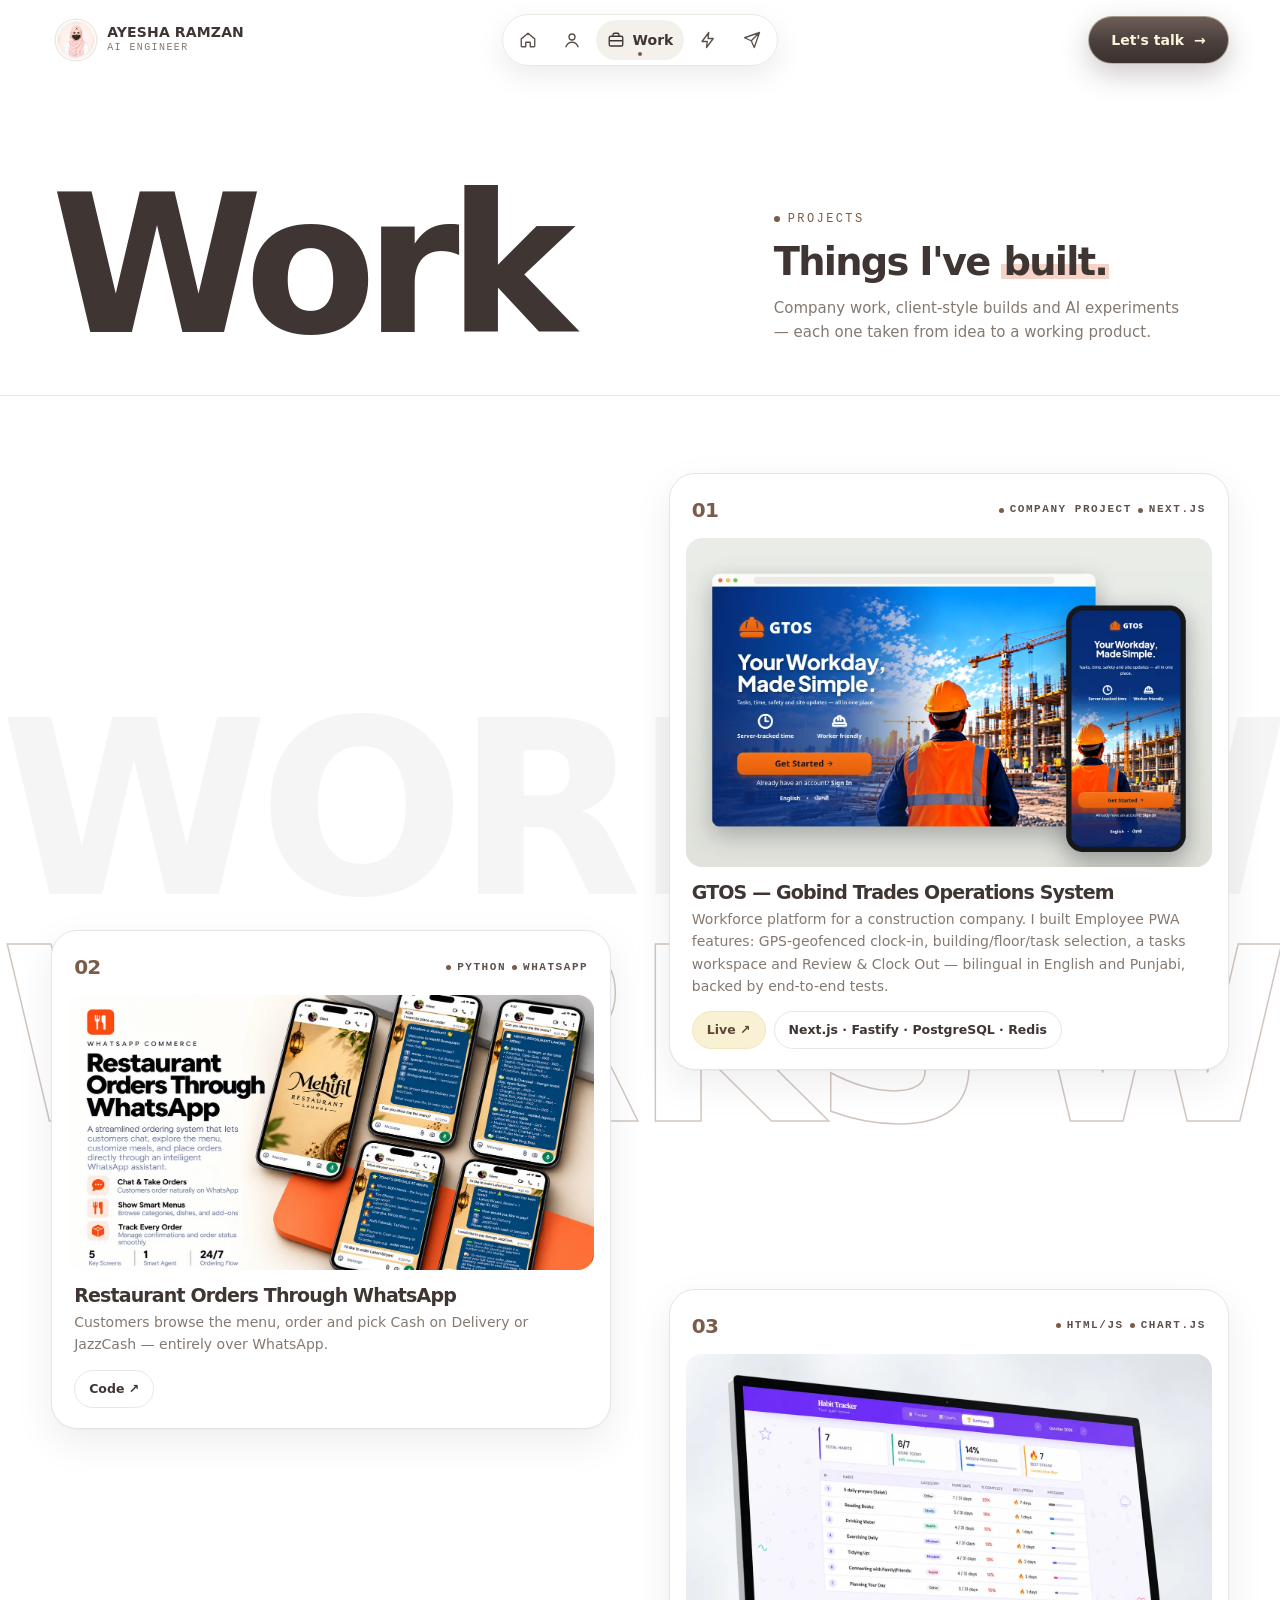
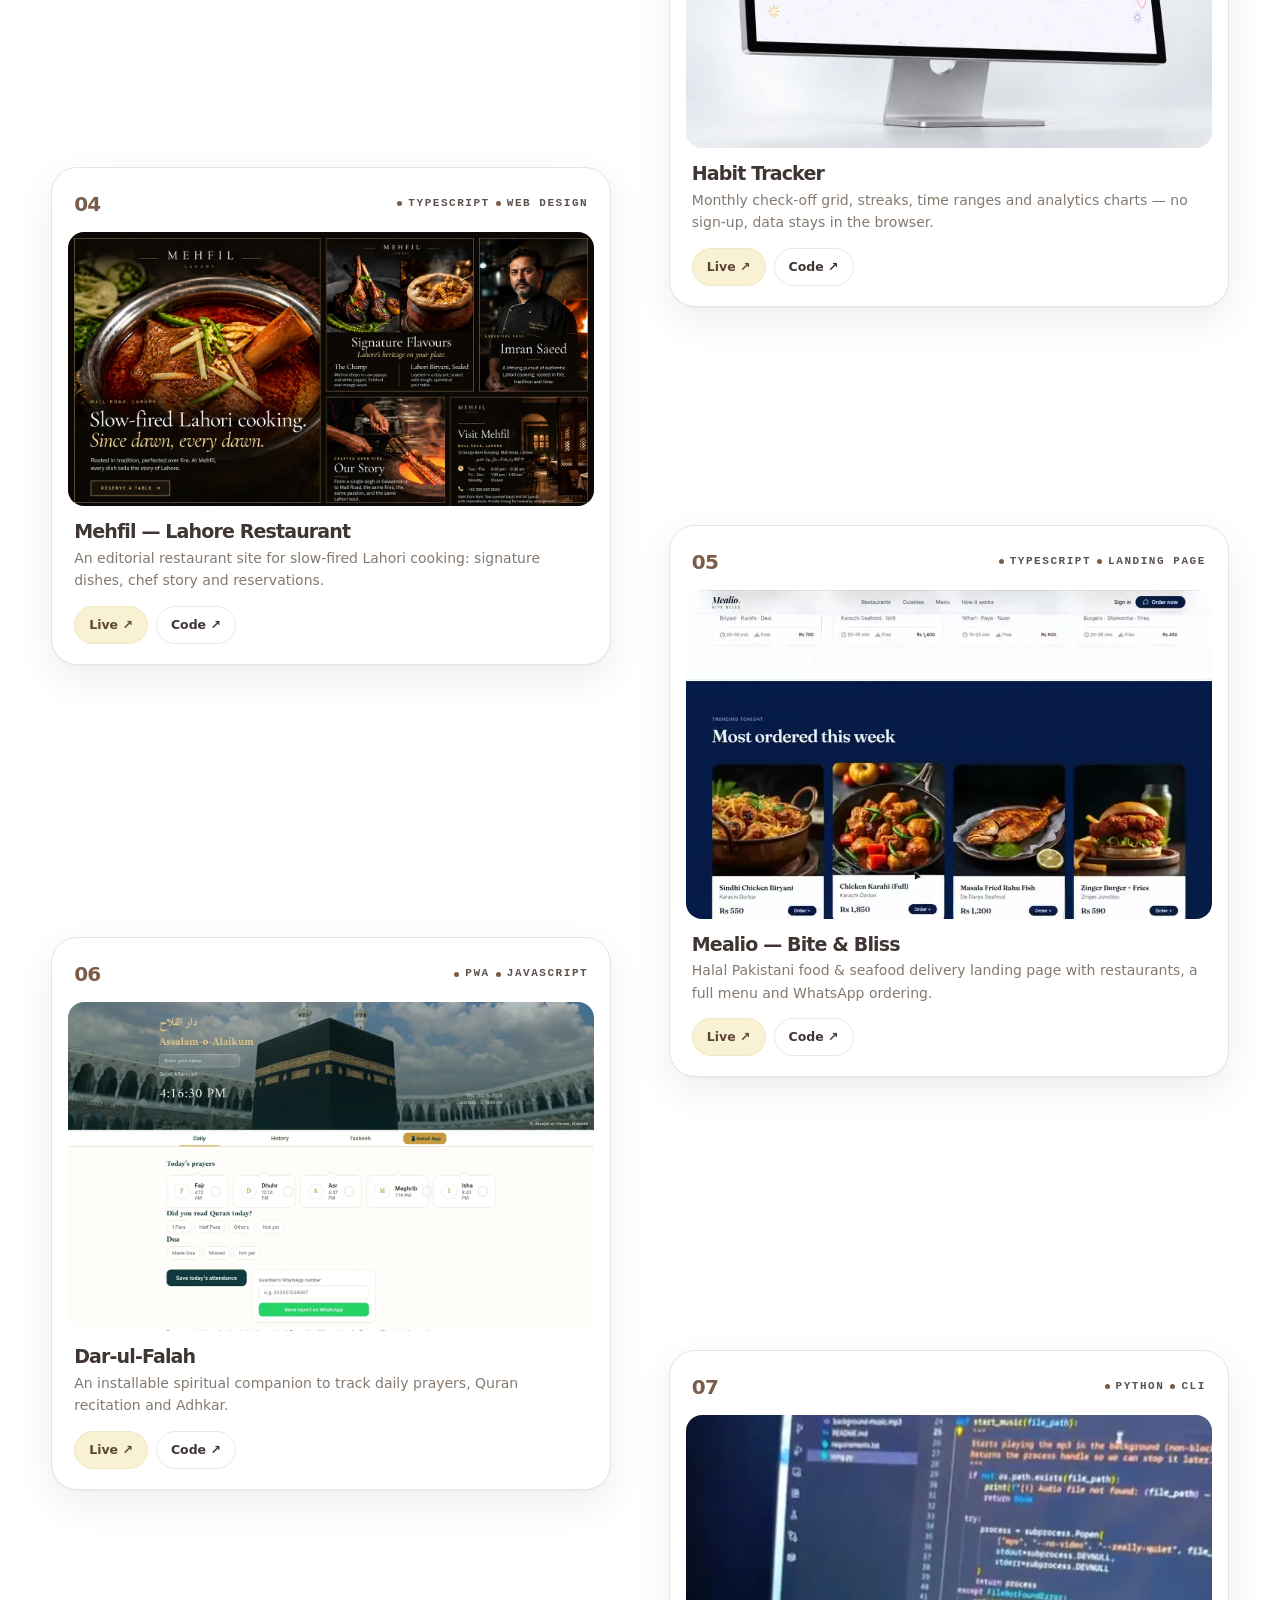
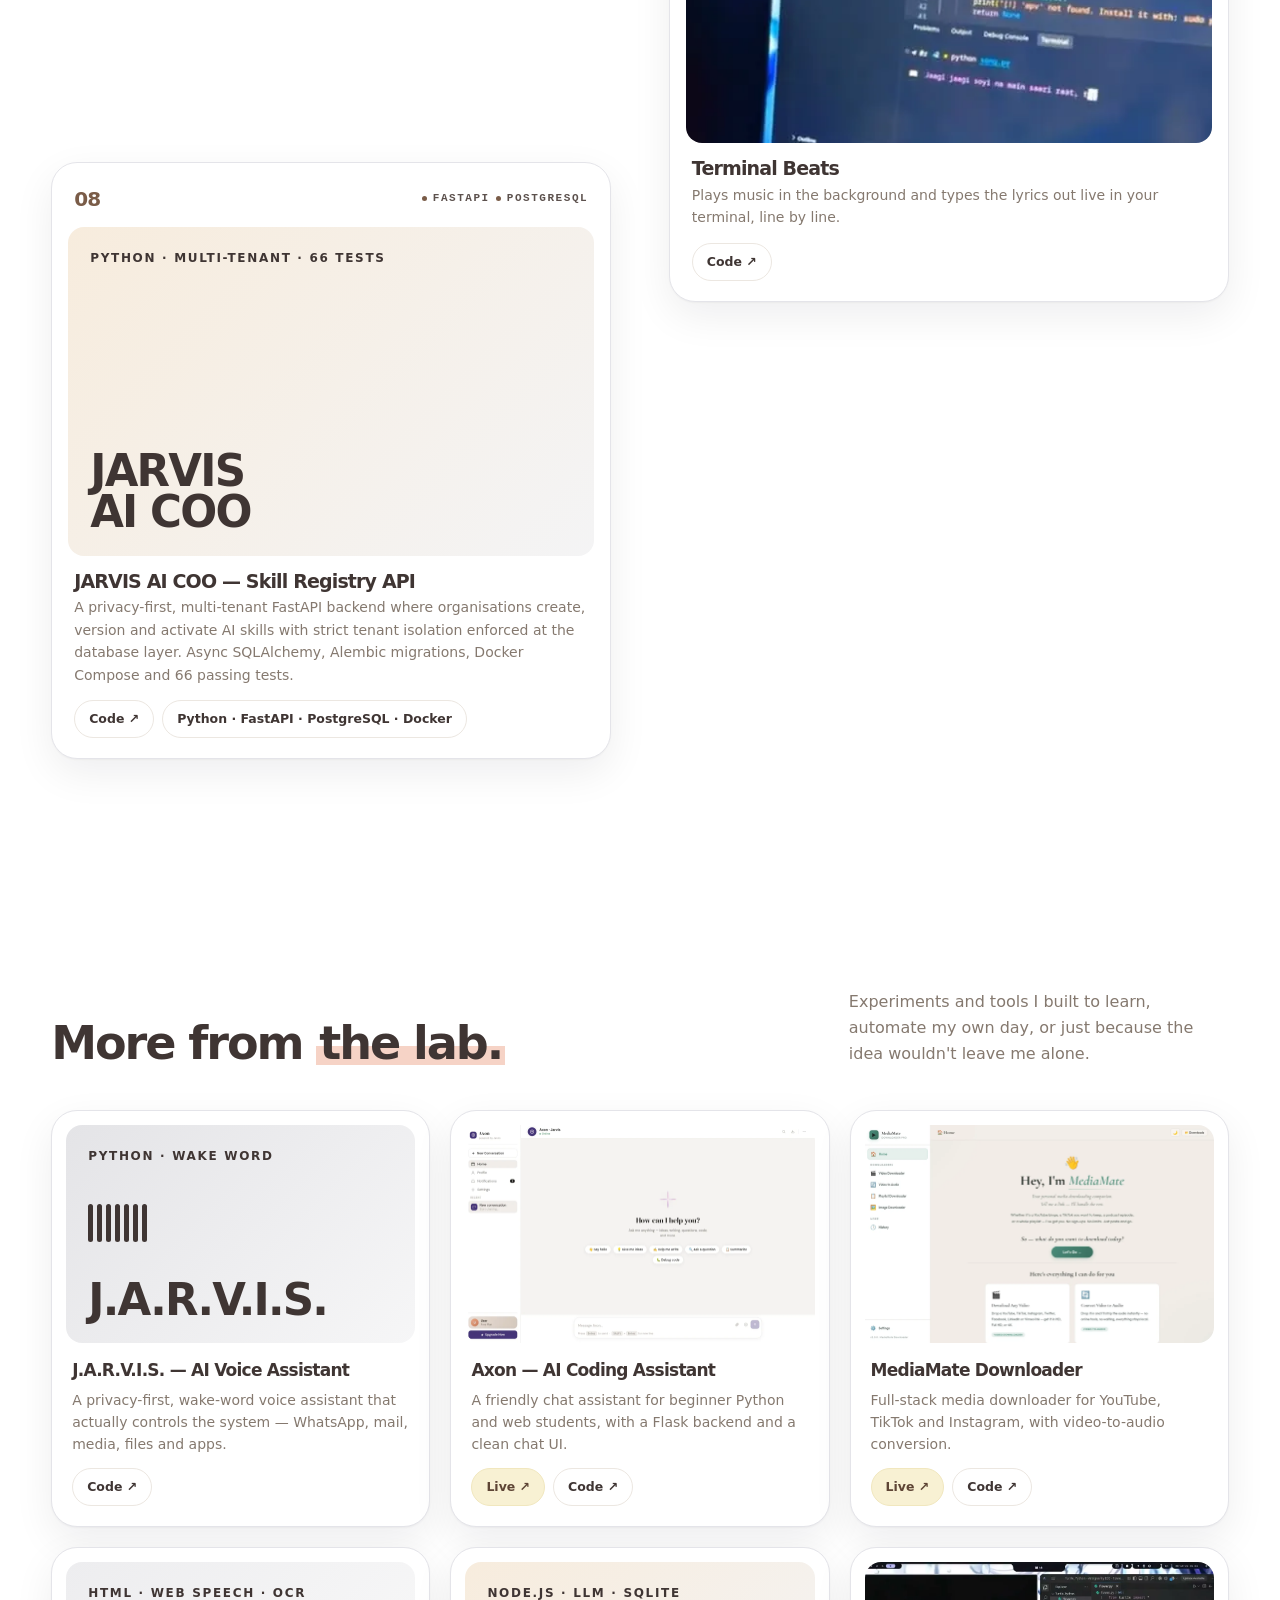
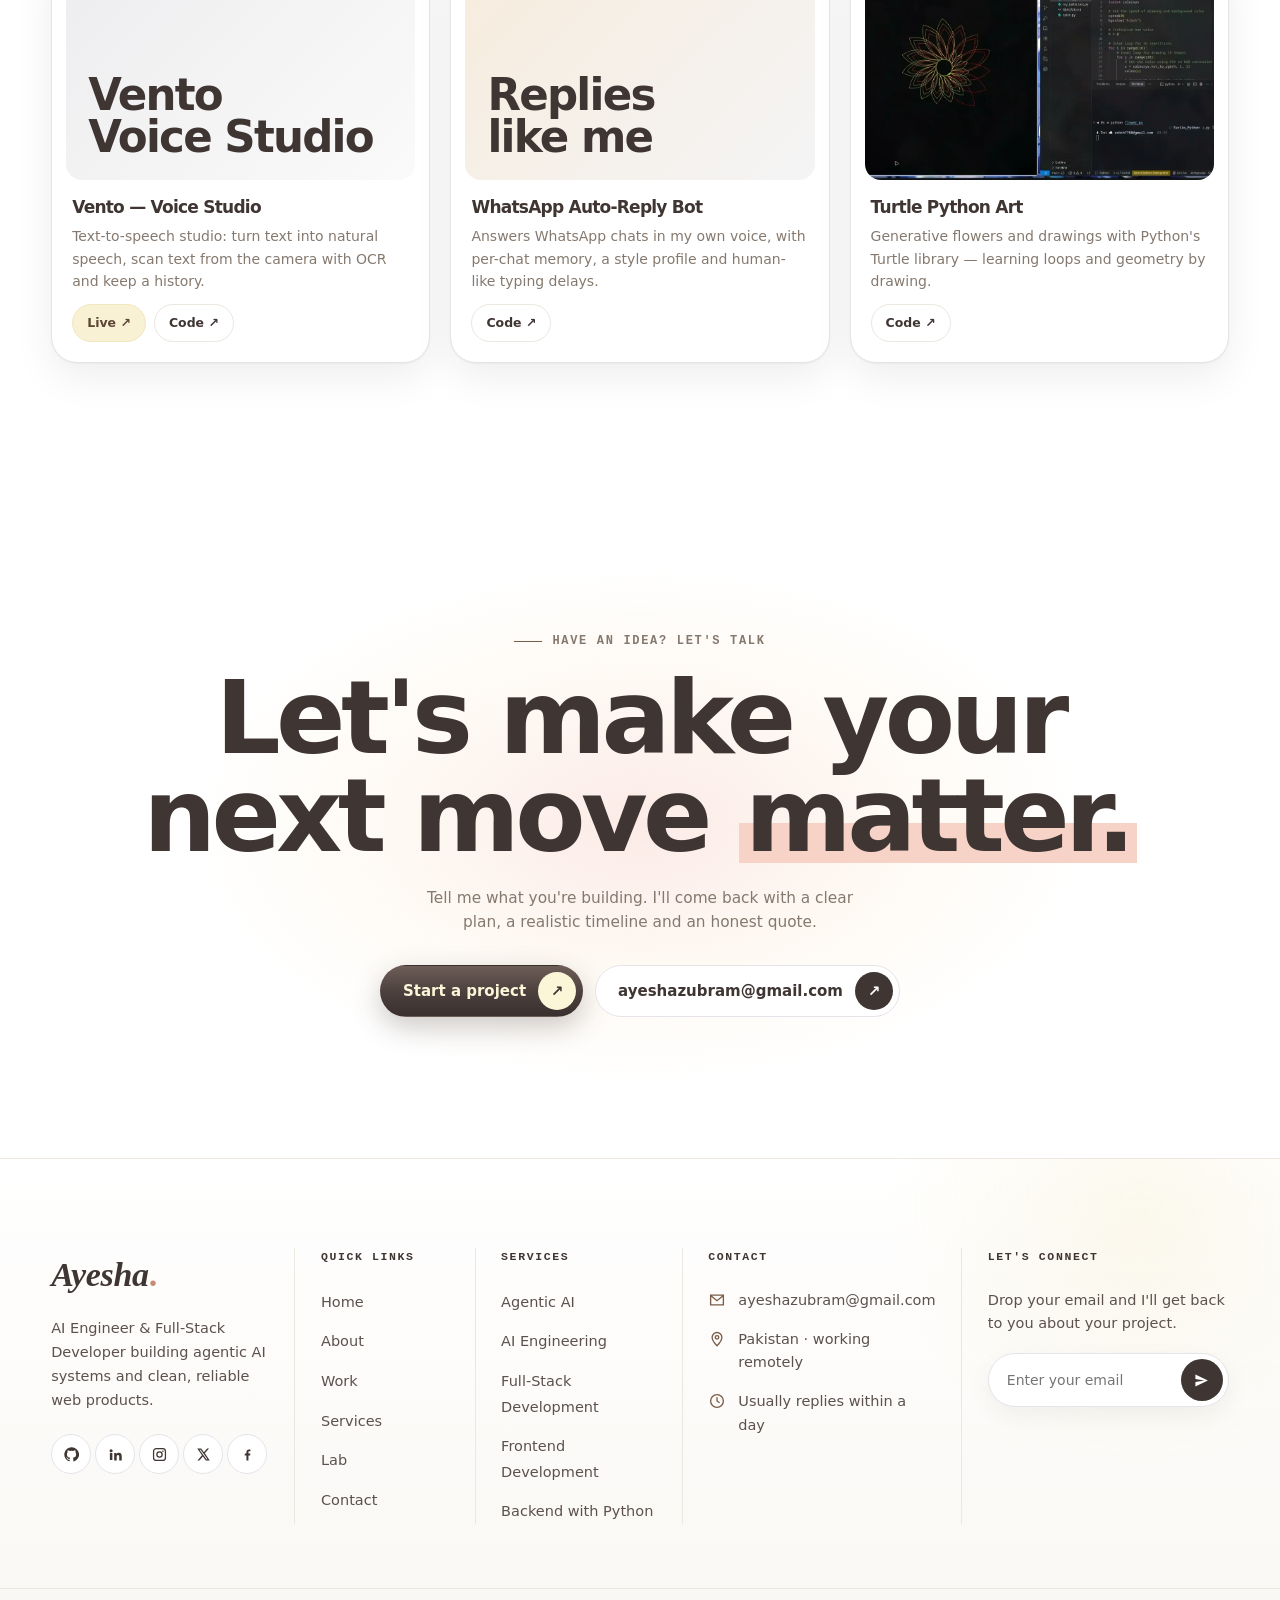
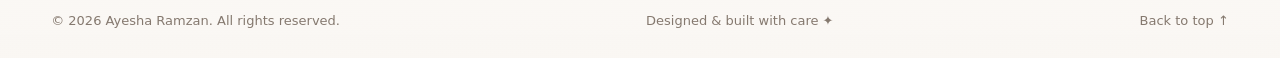
<file: work.html>
<!DOCTYPE html>
<html lang="en">
<head>
<meta charset="UTF-8">
<meta name="viewport" content="width=device-width, initial-scale=1.0">
<meta http-equiv="Content-Security-Policy" content="default-src 'self'; script-src 'self' 'unsafe-inline' https://cdnjs.cloudflare.com; style-src 'self' 'unsafe-inline' https://fonts.googleapis.com; font-src https://fonts.gstatic.com; img-src 'self' data:; media-src 'self'; connect-src 'self'; object-src 'none'; base-uri 'self'; form-action 'none'; upgrade-insecure-requests">
<meta name="referrer" content="strict-origin-when-cross-origin">
<meta name="theme-color" content="#FFFFFF">
<title>Work — Ayesha Ramzan</title>
<meta name="description" content="Selected projects by Ayesha Ramzan: AI agents, WhatsApp automation, web apps and Python backends.">
<link rel="canonical" href="https://ayesha-ramzan.vercel.app/work.html">
<link rel="icon" href="assets/avatar.png">
<link rel="preconnect" href="https://fonts.googleapis.com">
<link rel="preconnect" href="https://fonts.gstatic.com" crossorigin>
<link rel="preload" as="style" href="https://fonts.googleapis.com/css2?family=Playfair+Display:ital,wght@0,600;1,600&family=Roboto:wght@400;500;700;900&family=Roboto+Mono:wght@500&display=swap" onload="this.onload=null;this.rel='stylesheet'">
<noscript><link rel="stylesheet" href="https://fonts.googleapis.com/css2?family=Playfair+Display:ital,wght@0,600;1,600&family=Roboto:wght@400;500;700;900&family=Roboto+Mono:wght@500&display=swap"></noscript>
<link rel="stylesheet" href="styles.css?v=33">
</head>
<body>
<svg class="arrow" viewBox="0 0 26 26" aria-hidden="true"><path d="M3 3 L23 13.6 L13.4 15.4 L8.6 23.4 Z" fill="#fff" stroke="#3A302D" stroke-width="2.4" stroke-linejoin="round"/></svg>
<svg class="sprite" width="0" height="0" aria-hidden="true">
  <symbol id="i-gh" viewBox="0 0 24 24"><path fill="currentColor" d="M12 .5a11.5 11.5 0 0 0-3.64 22.41c.58.1.79-.25.79-.56v-2c-3.2.7-3.88-1.37-3.88-1.37-.53-1.33-1.29-1.69-1.29-1.69-1.05-.72.08-.7.08-.7 1.16.08 1.77 1.19 1.77 1.19 1.03 1.77 2.71 1.26 3.37.96.1-.75.4-1.26.73-1.55-2.55-.29-5.24-1.28-5.24-5.69 0-1.26.45-2.28 1.19-3.09-.12-.29-.52-1.46.11-3.05 0 0 .97-.31 3.17 1.18a11 11 0 0 1 5.77 0c2.2-1.49 3.17-1.18 3.17-1.18.63 1.59.23 2.76.11 3.05.74.81 1.19 1.83 1.19 3.09 0 4.42-2.7 5.39-5.26 5.68.41.36.78 1.06.78 2.14v3.17c0 .31.21.67.8.56A11.5 11.5 0 0 0 12 .5Z"/></symbol>
  <symbol id="i-in" viewBox="0 0 24 24"><path fill="currentColor" d="M4.98 3.5a2.5 2.5 0 1 1 0 5 2.5 2.5 0 0 1 0-5ZM3 9.75h4v11H3v-11Zm6.5 0h3.83v1.5h.06c.53-1 1.84-2.06 3.79-2.06 4.05 0 4.8 2.67 4.8 6.13v6.43h-4v-5.7c0-1.36-.03-3.11-1.9-3.11-1.9 0-2.19 1.48-2.19 3v5.81h-4v-12Z"/></symbol>
  <symbol id="i-ig" viewBox="0 0 24 24"><path fill="none" stroke="currentColor" stroke-width="2" d="M7 2.5h10A4.5 4.5 0 0 1 21.5 7v10a4.5 4.5 0 0 1-4.5 4.5H7A4.5 4.5 0 0 1 2.5 17V7A4.5 4.5 0 0 1 7 2.5Z"/><circle cx="12" cy="12" r="4.2" fill="none" stroke="currentColor" stroke-width="2"/><circle cx="17.4" cy="6.6" r="1.2" fill="currentColor"/></symbol>
  <symbol id="i-x" viewBox="0 0 24 24"><path fill="currentColor" d="M17.75 2.5h3.07l-6.71 7.67L22 21.5h-6.18l-4.84-6.33-5.54 6.33H2.37l7.18-8.2L2 2.5h6.34l4.37 5.78 5.04-5.78Zm-1.08 17.15h1.7L7.4 4.25H5.57l11.1 15.4Z"/></symbol>
  <symbol id="i-mail" viewBox="0 0 24 24"><path fill="none" stroke="currentColor" stroke-width="1.8" d="M3.5 5.5h17v13h-17z M3.5 6l8.5 7 8.5-7"/></symbol>
  <symbol id="i-pin" viewBox="0 0 24 24"><path fill="none" stroke="currentColor" stroke-width="1.8" d="M12 21s-6.5-6.2-6.5-11.2a6.5 6.5 0 0 1 13 0C18.5 14.8 12 21 12 21Z"/><circle cx="12" cy="9.8" r="2.4" fill="none" stroke="currentColor" stroke-width="1.8"/></symbol>
  <symbol id="i-clock" viewBox="0 0 24 24"><circle cx="12" cy="12" r="8.5" fill="none" stroke="currentColor" stroke-width="1.8"/><path d="M12 7.5V12l3 2" fill="none" stroke="currentColor" stroke-width="1.8" stroke-linecap="round"/></symbol>
  <symbol id="i-send" viewBox="0 0 24 24"><path fill="currentColor" d="M3.4 20.4 21 12 3.4 3.6 3.4 10l12.6 2-12.6 2z"/></symbol>
  <symbol id="i-fb" viewBox="0 0 24 24"><path fill="currentColor" d="M13.5 21.5v-8h2.7l.4-3.1h-3.1V8.4c0-.9.25-1.5 1.54-1.5h1.65V4.12A22 22 0 0 0 14.3 4c-2.38 0-4 1.45-4 4.12v2.28H7.6v3.1h2.7v8h3.2Z"/></symbol>
</svg>
<header class="nav" id="nav">
  <div class="nav-in">
    <a href="index.html" class="brand" aria-label="Ayesha Ramzan — home">
      <img src="assets/avatar.webp" alt="" width="40" height="40">
      <div><b>Ayesha Ramzan</b><small>AI Engineer</small></div>
    </a>
    <nav class="dock" aria-label="Main">
      <a href="index.html"><svg viewBox="0 0 24 24" fill="none" stroke="currentColor" stroke-width="1.8" stroke-linecap="round" stroke-linejoin="round"><path d="M3 10.5 12 3l9 7.5V20a1 1 0 0 1-1 1h-5v-6h-6v6H4a1 1 0 0 1-1-1z"/></svg><span>Home</span></a>
      <a href="about.html"><svg viewBox="0 0 24 24" fill="none" stroke="currentColor" stroke-width="1.8" stroke-linecap="round"><circle cx="12" cy="8" r="4"/><path d="M4 21c1.5-4 4.5-6 8-6s6.5 2 8 6"/></svg><span>About</span></a>
      <a href="work.html" class="active" aria-current="page"><svg viewBox="0 0 24 24" fill="none" stroke="currentColor" stroke-width="1.8" stroke-linejoin="round"><rect x="3" y="7" width="18" height="13" rx="2"/><path d="M8 7V5a2 2 0 0 1 2-2h4a2 2 0 0 1 2 2v2M3 13h18"/></svg><span>Work</span></a>
      <a href="services.html"><svg viewBox="0 0 24 24" fill="none" stroke="currentColor" stroke-width="1.8" stroke-linejoin="round"><path d="M13 2 4 14h7l-1 8 9-12h-7z"/></svg><span>Services</span></a>
      <a href="contact.html"><svg viewBox="0 0 24 24" fill="none" stroke="currentColor" stroke-width="1.8" stroke-linejoin="round"><path d="M22 2 11 13M22 2l-7 20-4-9-9-4z"/></svg><span>Contact</span></a>
    </nav>
    <div class="nav-cta"><a href="contact.html" class="btn btn-dark">Let's talk <span class="arr">→</span></a></div>
  </div>
</header>
<main class="page-main">
<section class="wrap pg-hero">
  <h1 class="pg-title rv">Work</h1>
  <div class="pg-meta rv"><span class="sp-label">Projects</span><h2>Things I've <span class="it">built.</span></h2><p>Company work, client-style builds and AI experiments — each one taken from idea to a working product.</p></div>
</section>
<section class="works" id="work">
  <div class="works-bg" aria-hidden="true">
    <div class="wb-row r1"><div class="in"><span data-t="Works"></span><span data-t="Works"></span><span data-t="Works"></span><span data-t="Works"></span><span data-t="Works"></span><span data-t="Works"></span><span data-t="Works"></span><span data-t="Works"></span></div></div>
    <div class="wb-row r2"><div class="in"><span data-t="Works"></span><span data-t="Works"></span><span data-t="Works"></span><span data-t="Works"></span><span data-t="Works"></span><span data-t="Works"></span><span data-t="Works"></span><span data-t="Works"></span></div></div>
  </div>
  <div class="wrap">
    <div class="works-list">
      <article class="pcard rv" data-view>
        <div class="top"><span class="num">01</span><div class="tags"><span>Company project</span><span>Next.js</span></div></div>
        <div class="media"><img src="assets/gtos.webp" alt="GTOS employee app welcome screen on desktop and mobile" loading="lazy"></div>
        <div class="desc"><h3>GTOS — Gobind Trades Operations System</h3>Workforce platform for a construction company. I built Employee PWA features: GPS-geofenced clock-in, building/floor/task selection, a tasks workspace and Review &amp; Clock Out — bilingual in English and Punjabi, backed by end-to-end tests.</div>
        <div class="links"><a class="pill live" href="https://gtos-employee.srv1763060.hstgr.cloud/welcome" target="_blank" rel="noopener">Live ↗</a><span class="pill static">Next.js · Fastify · PostgreSQL · Redis</span></div>
      </article>
      <article class="pcard rv" data-view>
        <div class="top"><span class="num">02</span><div class="tags"><span>Python</span><span>WhatsApp</span></div></div>
        <div class="media"><img src="assets/wa-order.webp" alt="WhatsApp restaurant ordering bot shown on several phones" loading="lazy"></div>
        <div class="desc"><h3>Restaurant Orders Through WhatsApp</h3>Customers browse the menu, order and pick Cash on Delivery or JazzCash — entirely over WhatsApp.</div>
        <div class="links"><a class="pill" href="https://github.com/Ayesha-Ramzan/Restaurant-WA-Order-Bot" target="_blank" rel="noopener">Code ↗</a></div>
      </article>
      <article class="pcard rv" data-view>
        <div class="top"><span class="num">03</span><div class="tags"><span>HTML/JS</span><span>Chart.js</span></div></div>
        <div class="media"><img src="assets/habit-summary.webp" alt="Habit Tracker dashboard on a desktop monitor" loading="lazy"></div>
        <div class="desc"><h3>Habit Tracker</h3>Monthly check-off grid, streaks, time ranges and analytics charts — no sign-up, data stays in the browser.</div>
        <div class="links"><a class="pill live" href="https://myproject-habit-tracker.vercel.app" target="_blank" rel="noopener">Live ↗</a><a class="pill" href="https://github.com/Ayesha-Ramzan/Habit-Tracker" target="_blank" rel="noopener">Code ↗</a></div>
      </article>
      <article class="pcard rv" data-view>
        <div class="top"><span class="num">04</span><div class="tags"><span>TypeScript</span><span>Web design</span></div></div>
        <div class="media"><img src="assets/mehfil.webp" alt="Mehfil Lahore restaurant website design" loading="lazy"></div>
        <div class="desc"><h3>Mehfil — Lahore Restaurant</h3>An editorial restaurant site for slow-fired Lahori cooking: signature dishes, chef story and reservations.</div>
        <div class="links"><a class="pill live" href="https://mehfil-restaurant-lahore.vercel.app" target="_blank" rel="noopener">Live ↗</a><a class="pill" href="https://github.com/Ayesha-Ramzan/Mehfil-Restaurant-Lahore" target="_blank" rel="noopener">Code ↗</a></div>
      </article>
      <article class="pcard rv" data-view>
        <div class="top"><span class="num">05</span><div class="tags"><span>TypeScript</span><span>Landing page</span></div></div>
        <div class="media"><video src="assets/mealio.mp4" poster="assets/mealio.webp" muted loop playsinline preload="none" data-autoplay></video></div>
        <div class="desc"><h3>Mealio — Bite &amp; Bliss</h3>Halal Pakistani food &amp; seafood delivery landing page with restaurants, a full menu and WhatsApp ordering.</div>
        <div class="links"><a class="pill live" href="https://mealio-bite-bliss.vercel.app" target="_blank" rel="noopener">Live ↗</a><a class="pill" href="https://github.com/Ayesha-Ramzan/Mealio_Bite-_Bliss" target="_blank" rel="noopener">Code ↗</a></div>
      </article>
      <article class="pcard rv" data-view>
        <div class="top"><span class="num">06</span><div class="tags"><span>PWA</span><span>JavaScript</span></div></div>
        <div class="media"><img src="assets/darulfalah.webp" alt="Dar-ul-Falah prayer companion web app" loading="lazy"></div>
        <div class="desc"><h3>Dar-ul-Falah</h3>An installable spiritual companion to track daily prayers, Quran recitation and Adhkar.</div>
        <div class="links"><a class="pill live" href="https://dar-ul-falah-app.vercel.app" target="_blank" rel="noopener">Live ↗</a><a class="pill" href="https://github.com/Ayesha-Ramzan/Dar-ul-Falah-App" target="_blank" rel="noopener">Code ↗</a></div>
      </article>
      <article class="pcard rv" data-view>
        <div class="top"><span class="num">07</span><div class="tags"><span>Python</span><span>CLI</span></div></div>
        <div class="media tall"><video src="assets/terminal-beats.mp4" poster="assets/terminal-beats.webp" muted loop playsinline preload="none" data-autoplay></video></div>
        <div class="desc"><h3>Terminal Beats</h3>Plays music in the background and types the lyrics out live in your terminal, line by line.</div>
        <div class="links"><a class="pill" href="https://github.com/Ayesha-Ramzan/Terminal_Beats" target="_blank" rel="noopener">Code ↗</a></div>
      </article>
      <article class="pcard rv" data-view>
        <div class="top"><span class="num">08</span><div class="tags"><span>FastAPI</span><span>PostgreSQL</span></div></div>
        <div class="media"><div class="typo t2"><small>Python · Multi-tenant · 66 tests</small><b>JARVIS<br>AI COO</b></div></div>
        <div class="desc"><h3>JARVIS AI COO — Skill Registry API</h3>A privacy-first, multi-tenant FastAPI backend where organisations create, version and activate AI skills with strict tenant isolation enforced at the database layer. Async SQLAlchemy, Alembic migrations, Docker Compose and 66 passing tests.</div>
        <div class="links"><a class="pill" href="https://github.com/Ayesha-Ramzan/Jarvis-AI-COO" target="_blank" rel="noopener">Code ↗</a><span class="pill static">Python · FastAPI · PostgreSQL · Docker</span></div>
      </article>
    </div>
  </div>
</section>
<section class="lab" id="lab">
  <div class="wrap">
    <div class="sec-head">
      <h2>More from <span class="it">the lab.</span></h2>
      <p>Experiments and tools I built to learn, automate my own day, or just because the idea wouldn't leave me alone.</p>
    </div>
    <div class="lab-grid">
      <article class="lcard rv" data-view>
        <div class="media"><div class="typo t1"><small>Python · Wake word</small><div class="wave"><i></i><i></i><i></i><i></i><i></i><i></i><i></i></div><b>J.A.R.V.I.S.</b></div></div>
        <h3>J.A.R.V.I.S. — AI Voice Assistant</h3>
        <p>A privacy-first, wake-word voice assistant that actually controls the system — WhatsApp, mail, media, files and apps.</p>
        <div class="links"><a class="pill" href="https://github.com/Ayesha-Ramzan/J.A.R.V.I.S.-AI-Voice-Assistant" target="_blank" rel="noopener">Code ↗</a></div>
      </article>
      <article class="lcard rv" data-view>
        <div class="media"><img src="assets/axon.webp" alt="Axon AI chat assistant interface" loading="lazy"></div>
        <h3>Axon — AI Coding Assistant</h3>
        <p>A friendly chat assistant for beginner Python and web students, with a Flask backend and a clean chat UI.</p>
        <div class="links"><a class="pill live" href="https://axon-by-jarvis-bot.vercel.app" target="_blank" rel="noopener">Live ↗</a><a class="pill" href="https://github.com/Ayesha-Ramzan/Axon-by-Jarvis-Bot" target="_blank" rel="noopener">Code ↗</a></div>
      </article>
      <article class="lcard rv" data-view>
        <div class="media"><img src="assets/mediamate.webp" alt="MediaMate downloader home screen" loading="lazy"></div>
        <h3>MediaMate Downloader</h3>
        <p>Full-stack media downloader for YouTube, TikTok and Instagram, with video-to-audio conversion.</p>
        <div class="links"><a class="pill live" href="https://media-mate-downloader.vercel.app" target="_blank" rel="noopener">Live ↗</a><a class="pill" href="https://github.com/Ayesha-Ramzan/MediaMate_Downloader" target="_blank" rel="noopener">Code ↗</a></div>
      </article>
      <article class="lcard rv" data-view>
        <div class="media"><div class="typo t3"><small>HTML · Web Speech · OCR</small><b>Vento<br>Voice Studio</b></div></div>
        <h3>Vento — Voice Studio</h3>
        <p>Text-to-speech studio: turn text into natural speech, scan text from the camera with OCR and keep a history.</p>
        <div class="links"><a class="pill live" href="https://vento-voice-studio-7ewx.vercel.app" target="_blank" rel="noopener">Live ↗</a><a class="pill" href="https://github.com/Ayesha-Ramzan/Vento-Voice-Studio" target="_blank" rel="noopener">Code ↗</a></div>
      </article>
      <article class="lcard rv" data-view>
        <div class="media"><div class="typo t2"><small>Node.js · LLM · SQLite</small><b>Replies<br>like me</b></div></div>
        <h3>WhatsApp Auto-Reply Bot</h3>
        <p>Answers WhatsApp chats in my own voice, with per-chat memory, a style profile and human-like typing delays.</p>
        <div class="links"><a class="pill" href="https://github.com/Ayesha-Ramzan/wa-auto-reply-bot" target="_blank" rel="noopener">Code ↗</a></div>
      </article>
      <article class="lcard rv" data-view>
        <div class="media"><video src="assets/turtle.mp4" poster="assets/turtle.webp" muted loop playsinline preload="none" data-autoplay></video></div>
        <h3>Turtle Python Art</h3>
        <p>Generative flowers and drawings with Python's Turtle library — learning loops and geometry by drawing.</p>
        <div class="links"><a class="pill" href="https://github.com/Ayesha-Ramzan/Turtle_Python" target="_blank" rel="noopener">Code ↗</a></div>
      </article>
    </div>
  </div>
</section>
<section class="cta-band">
  <div class="wrap cta-in rv">
    <span class="eyebrow">Have an idea? Let's talk</span>
    <h2>Let's make your<br>next move <span class="it">matter.</span></h2>
    <p>Tell me what you're building. I'll come back with a clear plan, a realistic timeline and an honest quote.</p>
    <div class="cta-btns">
      <a href="contact.html" class="pill-btn red">Start a project <i>↗</i></a>
      <a href="mailto:ayeshazubram@gmail.com" class="pill-btn">ayeshazubram@gmail.com <i>↗</i></a>
    </div>
  </div>
</section>
</main>
<footer class="footer">
  <div class="wrap f-grid">
    <div class="f-col f-brand">
      <a href="#" class="logo">Ayesha<b>.</b></a>
      <p>AI Engineer &amp; Full-Stack Developer building agentic AI systems and clean, reliable web products.</p>
      <div class="soc">
        <a href="https://github.com/Ayesha-Ramzan" target="_blank" rel="noopener" aria-label="GitHub"><svg><use href="#i-gh"/></svg></a>
        <a href="https://www.linkedin.com/in/ayesha-ramzan-9632a83ba/" target="_blank" rel="noopener" aria-label="LinkedIn"><svg><use href="#i-in"/></svg></a>
        <a href="https://www.instagram.com/ayesh_ramzan786/" target="_blank" rel="noopener" aria-label="Instagram"><svg><use href="#i-ig"/></svg></a>
        <a href="https://x.com/ayesha5044" target="_blank" rel="noopener" aria-label="X"><svg><use href="#i-x"/></svg></a>
        <a href="https://www.facebook.com/people/AI-Yesha/pfbid02BV1wSxFjYRrLskmFwbQNG73hpmm4xTvjHymtCZyyy8QNDsV7nrQ33XX33j785wvwl/" target="_blank" rel="noopener" aria-label="Facebook"><svg><use href="#i-fb"/></svg></a>
      </div>
    </div>
    <div class="f-col">
      <h2 class="f-h">Quick links</h2>
      <ul class="f-links"><li><a href="index.html">Home</a></li><li><a href="about.html">About</a></li><li><a href="work.html">Work</a></li><li><a href="services.html">Services</a></li><li><a href="work.html#lab">Lab</a></li><li><a href="contact.html">Contact</a></li></ul>
    </div>
    <div class="f-col">
      <h2 class="f-h">Services</h2>
      <ul class="f-links"><li><a href="services.html">Agentic AI</a></li><li><a href="services.html">AI Engineering</a></li><li><a href="services.html">Full-Stack Development</a></li><li><a href="services.html">Frontend Development</a></li><li><a href="services.html">Backend with Python</a></li></ul>
    </div>
    <div class="f-col">
      <h2 class="f-h">Contact</h2>
      <ul class="f-contact">
        <li><svg><use href="#i-mail"/></svg><a href="mailto:ayeshazubram@gmail.com">ayeshazubram@gmail.com</a></li>
        <li><svg><use href="#i-pin"/></svg><span>Pakistan · working remotely</span></li>
        <li><svg><use href="#i-clock"/></svg><span>Usually replies within a day</span></li>
      </ul>
    </div>
    <div class="f-col f-news">
      <h2 class="f-h">Let's connect</h2>
      <p>Drop your email and I'll get back to you about your project.</p>
      <form class="f-form" id="fForm"><input type="email" id="fEmail" placeholder="Enter your email" required aria-label="Your email"><button type="submit" aria-label="Send"><svg><use href="#i-send"/></svg></button></form>
    </div>
  </div>
  <div class="wrap f-bottom"><span>© 2026 Ayesha Ramzan. All rights reserved.</span><span>Designed &amp; built with care ✦</span><a href="#">Back to top ↑</a></div>
</footer>
<script src="site.js?v=29" defer></script>
</body>
</html>
</file>
<file: styles.css>
:root{
  --bg:#F8F7F2; --bg-2:#EFEDE6; --card:#FFFFFF;
  --ink:#1F1B2E; --ink-2:#3A3834; --muted:#5C5954; --line:#E6E2D9;
  --rose:#7A5C48; --rose-d:#5E4535; --blush:#FCE4E7; --blush-2:#FDF1F2; --navy:#161211;
  --marker:#EFE2A2; --sage:#7A5C48; --lilac:#EFEDE6;
  --red:linear-gradient(180deg,#E9D891 0%,#7A5C48 55%,#5E4535 100%);
  --aurora:radial-gradient(70% 55% at 50% 115%,rgba(122,92,72,.42),transparent 70%),radial-gradient(40% 40% at 0% 0%,rgba(201,154,134,.18),transparent 70%),linear-gradient(180deg,#1F1A2E 0%,#140F0E 100%);
  --r:22px;
  --display:'Roboto',system-ui,sans-serif;
  --serif:'Roboto',system-ui,sans-serif;
  --sans:'Roboto',system-ui,sans-serif;
  --mono:'Roboto Mono',ui-monospace,monospace;
  --pad:clamp(16px,4vw,56px);
}
*,*::before,*::after{box-sizing:border-box;margin:0;padding:0}
html{-webkit-text-size-adjust:100%;overflow-x:clip}
main{overflow-x:clip}
body{background:var(--bg);color:var(--ink);font-family:var(--sans);font-size:16px;line-height:1.6}
a{color:inherit;text-decoration:none}
img,video{display:block;max-width:100%}
::selection{background:var(--rose);color:#fff}
.it{font-style:normal;font-weight:inherit;color:inherit;background:linear-gradient(transparent 56%,var(--marker) 56%,var(--marker) 90%,transparent 90%);padding:0 .06em;-webkit-box-decoration-break:clone;box-decoration-break:clone}
.wrap{max-width:1320px;margin:0 auto;padding:0 var(--pad)}
.eyebrow{display:inline-flex;align-items:center;gap:10px;font-size:12px;font-weight:700;letter-spacing:.18em;text-transform:uppercase;color:var(--muted)}
.eyebrow::before{content:'';width:28px;height:1.5px;background:var(--rose)}


/* cursor */
.arrow{position:fixed;left:0;top:0;width:26px;height:26px;margin:-3px 0 0 -3px;pointer-events:none;z-index:301;filter:drop-shadow(0 2px 4px rgba(10,10,12,.25));will-change:transform;opacity:0;transition:opacity .2s}
.arrow.on{opacity:1}
.trail{position:fixed;left:0;top:0;border-radius:50%;background:#fff;mix-blend-mode:difference;pointer-events:none;z-index:300;will-change:transform,opacity;opacity:0}
@media (hover:none),(pointer:coarse){.arrow,.trail{display:none}}
@media (hover:hover) and (pointer:fine){body,a,button{cursor:none}}

/* NAV */
.nav{position:fixed;top:14px;left:0;right:0;z-index:100;padding:0 var(--pad);pointer-events:none}
.nav-in{max-width:1320px;margin:0 auto;display:grid;grid-template-columns:1fr auto 1fr;align-items:center;gap:14px}
.nav-in>*{pointer-events:auto}
.brand{display:flex;align-items:center;gap:11px;justify-self:start;padding:5px 14px 5px 5px;border-radius:999px;transition:background .3s,box-shadow .3s}
.nav.scrolled .brand{background:rgba(255,255,255,.8);backdrop-filter:blur(14px);-webkit-backdrop-filter:blur(14px);box-shadow:0 8px 24px rgba(10,13,24,.07)}
.brand img{width:40px;height:40px;border-radius:50%;object-fit:cover;border:1.5px solid #fff;box-shadow:0 0 0 1.5px var(--line)}
.brand b{display:block;font-size:14px;font-weight:800;letter-spacing:.04em;text-transform:uppercase;line-height:1.15}
.brand small{display:block;font-family:ui-monospace,SFMono-Regular,Menlo,monospace;font-size:10px;letter-spacing:.14em;text-transform:uppercase;color:var(--muted)}
.dock{display:flex;align-items:center;gap:4px;padding:5px;border-radius:999px;background:rgba(255,255,255,.78);backdrop-filter:blur(16px);-webkit-backdrop-filter:blur(16px);border:1px solid var(--line);box-shadow:0 10px 30px rgba(10,13,24,.08)}
.dock a{position:relative;display:flex;align-items:center;height:40px;padding:0 11px;border-radius:999px;color:var(--ink-2);transition:background .3s,color .3s}
.dock a svg{width:18px;height:18px;flex:none}
.dock a span{max-width:0;overflow:hidden;white-space:nowrap;font-size:14px;font-weight:600;opacity:0;transition:max-width .4s cubic-bezier(.2,.8,.2,1),opacity .25s,margin .4s}
.dock a:hover,.dock a.active{background:var(--bg-2);color:var(--ink)}
.dock a:hover span,.dock a.active span{max-width:90px;opacity:1;margin-left:8px}
.dock a.active::after{content:'';position:absolute;left:50%;bottom:4px;width:4px;height:4px;border-radius:50%;background:var(--rose);transform:translateX(-50%)}
.dock a.active span{display:inline}
.nav-cta{justify-self:end}
.nav-cta .btn{padding:12px 22px;background:var(--red);box-shadow:inset 0 1px 0 rgba(255,255,255,.25),0 10px 24px rgba(122,92,72,.35)}
.nav-cta .btn:hover{background:var(--ink);box-shadow:0 8px 22px rgba(31,27,46,.25)}
.btn{display:inline-flex;align-items:center;gap:10px;font-weight:700;font-size:14px;border-radius:999px;padding:12px 22px;transition:transform .25s,background .25s,color .25s,box-shadow .25s;white-space:nowrap}
.btn-dark{background:var(--ink);color:#fff}
.btn-dark:hover{background:var(--red);transform:translateY(-2px);box-shadow:0 12px 28px rgba(10,13,24,.38)}
.btn-line{border:1.5px solid var(--ink);color:var(--ink)}
.btn-line:hover{background:var(--ink);color:#fff}
.btn .arr{transition:transform .25s}
.btn:hover .arr{transform:translateX(4px)}
.logo{font-family:var(--serif);font-size:23px;font-weight:600;font-style:italic;letter-spacing:-.02em}
.logo b{color:var(--rose);font-style:normal}
.soc{display:flex;gap:4px}
.soc a{width:36px;height:36px;border-radius:50%;display:grid;place-items:center;border:1px solid var(--line);background:#fff;transition:transform .25s,background .25s,color .25s}
.soc a:hover{background:var(--ink);color:#fff;transform:translateY(-2px)}
.soc svg{width:15px;height:15px}
.mobile-menu{display:none}

/* HERO */
.hero{position:relative;min-height:100svh;display:flex;align-items:center;padding:120px 0 70px;overflow:hidden}
.hero-bg{position:absolute;inset:0;pointer-events:none;z-index:0}
.blob{position:absolute;border-radius:50%;opacity:.85}
.blob.b1{width:520px;height:520px;background:radial-gradient(circle,#F3EBC8 0%,transparent 68%);right:4%;top:8%}
.blob.b2{width:380px;height:380px;background:radial-gradient(circle,#F1F0EC 0%,transparent 68%);left:-6%;bottom:2%}
.blob.b3{width:260px;height:260px;background:radial-gradient(circle,#F7ECDD 0%,transparent 68%);right:38%;bottom:-6%}
.hero-grid{position:relative;z-index:1;display:grid;grid-template-columns:1.05fr 1fr;gap:clamp(24px,4vw,64px);align-items:center}
.avail{display:inline-flex;align-items:center;gap:9px;padding:7px 14px 7px 10px;border-radius:999px;background:#fff;border:1px solid var(--line);font-size:13px;font-weight:600;color:var(--ink-2)}
.dot{position:relative;width:8px;height:8px;border-radius:50%;background:#5FB37A}
.dot::after{content:'';position:absolute;inset:0;border-radius:50%;background:rgba(95,179,122,.55);animation:ping 2s infinite}
@keyframes shine{0%{background-position:100% 0}60%,100%{background-position:-50% 0}}
@keyframes flow{to{background-position:-300% 0}}
.contact .it,.services .it{color:#fff;background:linear-gradient(transparent 56%,rgba(122,92,72,.75) 56%,rgba(122,92,72,.75) 90%,transparent 90%)}
@keyframes ping{0%{transform:scale(1);opacity:.8}80%,100%{transform:scale(2.6);opacity:0}}
.hero h1{font-family:var(--sans);font-weight:800;font-size:clamp(38px,4.6vw,68px);line-height:1.02;letter-spacing:-.04em;margin:20px 0 16px}

.line{display:block;overflow:hidden;padding-bottom:.06em}
.line>span{display:inline-block;white-space:nowrap}
.hero-name{display:flex;align-items:center;gap:12px;font-size:15px;font-weight:700;margin-bottom:14px}
.hero-name i{width:36px;height:1.5px;background:var(--ink)}
.hero p.lead{font-size:clamp(16px,1.35vw,18px);color:var(--muted);max-width:520px}
.hero-cta{display:flex;gap:12px;flex-wrap:wrap;margin:28px 0 34px}
.stats{display:flex;gap:clamp(18px,3vw,40px);flex-wrap:wrap}
.stat b{display:block;font-family:var(--display);font-weight:400;font-size:clamp(28px,2.6vw,38px);line-height:1;letter-spacing:.01em}
.stat span{font-size:12.5px;color:var(--muted);font-weight:600}

/* portrait stage */
.stage{position:relative;width:min(100%,540px);aspect-ratio:1/1.08;margin-left:auto;perspective:1100px}
.ring-deco{position:absolute;inset:3% 3% 11%;border-radius:50%;border:1.5px dashed rgba(10,13,24,.35);animation:spin 40s linear infinite}
@keyframes spin{to{transform:rotate(360deg)}}
.face{position:absolute;left:8%;right:8%;top:2%;aspect-ratio:1;transform-style:preserve-3d;will-change:transform}
.face img{width:100%;height:100%;filter:drop-shadow(0 30px 40px rgba(120,60,50,.18))}
.laptop{position:absolute;left:14%;right:14%;bottom:0;z-index:3;will-change:transform}
.laptop svg{width:100%;height:auto;display:block;filter:drop-shadow(0 26px 30px rgba(31,26,34,.22))}
.chip{position:absolute;z-index:4;display:flex;align-items:center;gap:8px;background:#fff;border:1px solid var(--line);border-radius:999px;padding:9px 14px;font-size:13px;font-weight:700;box-shadow:0 12px 30px rgba(31,26,34,.08);will-change:transform;white-space:nowrap}
.chip i{width:26px;height:26px;border-radius:50%;display:grid;place-items:center;font-style:normal;font-size:13px}
.chip.c1{left:-4%;top:22%}.chip.c1 i{background:var(--blush)}
.chip.c2{right:-3%;top:40%}.chip.c2 i{background:#F7ECDD}
.chip.c3{left:-6%;bottom:2%}.chip.c3 i{background:#EDEDEF}
.hint{position:absolute;right:2%;top:0;font-family:var(--serif);font-style:italic;font-size:15px;color:var(--muted);display:flex;align-items:center;gap:6px;transform:rotate(6deg)}
.scroll-cue{position:absolute;left:50%;bottom:22px;transform:translateX(-50%);display:flex;flex-direction:column;align-items:center;gap:8px;font-size:11px;font-weight:700;letter-spacing:.2em;text-transform:uppercase;color:var(--muted);z-index:2}
.mouse{width:22px;height:34px;border:1.5px solid var(--muted);border-radius:12px;position:relative}
.mouse::after{content:'';position:absolute;left:50%;top:7px;width:3px;height:7px;border-radius:2px;background:var(--rose);transform:translateX(-50%);animation:wheel 1.6s infinite}
@keyframes wheel{0%{opacity:1;transform:translate(-50%,0)}100%{opacity:0;transform:translate(-50%,10px)}}

/* MARQUEE */
.marquee{overflow:hidden;white-space:nowrap;padding:18px 0;background:#1A1513;color:var(--bg);transform:rotate(-1.6deg);margin:10px -2%;position:relative;z-index:2}
.marquee.alt{background:var(--marker);color:var(--ink);transform:rotate(1.2deg);margin-top:-46px;z-index:1}
.mq-track{display:inline-flex;gap:38px;align-items:center;animation:mq 34s linear infinite;font-family:var(--display);font-size:clamp(18px,2vw,26px);letter-spacing:.04em;text-transform:uppercase}
.marquee.alt .mq-track{animation-direction:reverse;animation-duration:40s}
.mq-track em{font-style:normal;color:#7A5C48}
.marquee.alt .mq-track em{color:var(--ink)}
@keyframes mq{to{transform:translateX(-50%)}}

/* ABOUT */
section{position:relative}
.about{padding:clamp(90px,12vw,170px) 0 clamp(70px,9vw,120px)}
.about-grid{max-width:1160px;margin:0 auto;text-align:center;display:flex;flex-direction:column;align-items:center;gap:26px}
.reveal-text{font-size:clamp(26px,3vw,44px);line-height:1.22;font-weight:800;letter-spacing:-.035em;max-width:900px}
.about-body{display:grid;grid-template-columns:1fr 1fr;gap:clamp(20px,3vw,44px);text-align:left;margin-top:14px}
.about-body p{font-size:clamp(15.5px,1.15vw,17.5px);line-height:1.75;color:var(--ink-2)}
.about-body strong{color:var(--ink);font-weight:700}
.reveal-text .w{opacity:.14;transition:opacity .2s}

.about-meta{margin-top:30px;width:100%;display:grid;grid-template-columns:repeat(4,1fr);gap:16px;text-align:left}
.meta-card{background:#fff;border:1px solid var(--line);border-radius:var(--r);padding:24px;box-shadow:0 10px 30px rgba(10,10,12,.04);transition:transform .3s,box-shadow .3s}
.meta-card:hover{transform:translateY(-4px);box-shadow:0 18px 40px rgba(10,10,12,.08)}
.meta-card .mi{display:inline-grid;place-items:center;width:34px;height:34px;border-radius:10px;background:var(--blush-2);color:var(--rose);font-weight:800;font-size:13px;margin-bottom:14px}
.meta-card h3{font-size:12px;letter-spacing:.16em;text-transform:uppercase;color:var(--muted);margin-bottom:10px}
.meta-card p{font-weight:500;color:var(--ink-2);font-size:14.5px;line-height:1.6}

/* WORKS */
.works{background:var(--bg);padding:clamp(80px,9vw,130px) 0 clamp(60px,8vw,110px)}
.works-bg{position:sticky;top:0;height:100vh;margin-bottom:-100vh;display:flex;flex-direction:column;justify-content:center;gap:2vh;overflow:hidden;pointer-events:none;z-index:0}
.wb-row{display:flex;white-space:nowrap;font-family:var(--display);font-size:clamp(110px,19vw,300px);line-height:.86;text-transform:uppercase;will-change:transform}
.wb-row span::before{content:attr(data-t)}
.wb-row span{padding-right:.18em;color:rgba(31,27,46,.05)}
.wb-row.r2 span{color:transparent;-webkit-text-stroke:1.5px rgba(122,92,72,.5)}
.wb-row .in{display:flex;animation:mq 38s linear infinite}
.wb-row.r2 .in{animation-direction:reverse;animation-duration:46s}
.works-head{position:relative;z-index:1;display:flex;justify-content:space-between;align-items:end;gap:20px;margin-bottom:clamp(40px,6vw,80px);flex-wrap:wrap}
.works-head h2{font-size:clamp(30px,3.6vw,52px);font-weight:800;letter-spacing:-.04em;line-height:1.05;margin-top:12px}
.works-head p{max-width:340px;color:var(--muted);font-size:14.5px}
.works-list{position:relative;z-index:1;display:flex;flex-direction:column}
.pcard{position:relative;width:min(560px,48%);background:#fff;border:1px solid var(--line);border-radius:24px;padding:16px;box-shadow:0 30px 60px rgba(10,10,12,.08);transition:box-shadow .4s}
.pcard:nth-child(odd){align-self:flex-end}
.pcard:nth-child(even){align-self:flex-start}
.pcard + .pcard{margin-top:-140px}
.pcard:hover{box-shadow:0 40px 80px rgba(10,10,12,.14)}
.pcard .top{display:flex;justify-content:space-between;align-items:center;padding:4px 6px 12px}
.pcard .num{font-family:var(--display);font-size:20px;color:var(--rose)}
.pcard h3{font-size:19px;font-weight:800;letter-spacing:-.02em;line-height:1.2;color:var(--ink);margin-bottom:4px}
.tags{display:flex;gap:6px;flex-wrap:wrap}
.tags span{font-size:11px;font-weight:700;letter-spacing:.06em;text-transform:uppercase;color:var(--ink-2);display:inline-flex;align-items:center;gap:6px}
.tags span::before{content:'';width:5px;height:5px;border-radius:50%;background:var(--rose)}
.media{border-radius:16px;overflow:hidden;background:var(--bg-2);aspect-ratio:16/10;position:relative}
.media img,.media video{width:100%;height:100%;object-fit:cover;transition:transform .7s cubic-bezier(.2,.8,.2,1)}
.pcard .media:has(> img){aspect-ratio:auto}
.pcard .media > img{height:auto}
.media.tall video{object-fit:cover;object-position:center 30%}
.pcard:hover .media img,.pcard:hover .media video{transform:scale(1.04)}
.pcard .desc{font-size:14px;color:var(--muted);padding:14px 6px 4px}
.pcard .links{display:flex;gap:8px;padding:10px 6px 4px}
.pill{font-size:12.5px;font-weight:700;padding:8px 14px;border-radius:999px;border:1px solid var(--line);display:inline-flex;align-items:center;gap:6px;transition:background .2s,color .2s,border-color .2s}
.pill:hover{background:var(--ink);color:#fff;border-color:var(--ink)}
.pill.live{background:var(--blush-2);border-color:var(--blush);color:var(--rose-d)}
.pill.live:hover{background:var(--rose);color:#fff;border-color:var(--rose)}

/* SERVICES */
.services{padding:clamp(80px,10vw,140px) 0;background:var(--aurora);color:var(--bg);border-radius:44px 44px 0 0;margin-top:60px;overflow:hidden}
.svc-marquee{white-space:nowrap;overflow:hidden;margin-bottom:clamp(40px,6vw,80px)}
.svc-marquee .t{display:inline-flex;gap:34px;animation:mq 26s linear infinite;font-family:var(--display);font-size:clamp(48px,7vw,104px);line-height:1;text-transform:uppercase}
.svc-marquee .t span{-webkit-text-stroke:1.5px rgba(250,246,241,.55);color:transparent}
.svc-marquee .t span.f{color:var(--bg);-webkit-text-stroke:0}
.svc-marquee .t b{color:var(--rose);font-weight:400}
.svc-list{display:flex;flex-direction:column;gap:12px}
.svc{position:relative;display:grid;grid-template-columns:90px 1fr auto;align-items:center;gap:20px;padding:22px 30px;border:1px solid rgba(250,246,241,.14);border-radius:999px;overflow:hidden;transition:border-color .4s,background .4s,padding .4s}
.svc .n{font-family:var(--display);font-size:20px;color:var(--rose);display:flex;align-items:center;gap:10px}
.svc .n::after{content:'';width:26px;height:1.5px;background:currentColor}
.svc h3{font-family:var(--display);font-weight:400;font-size:clamp(22px,2.6vw,38px);line-height:1;text-transform:uppercase;letter-spacing:.01em;transition:color .4s,transform .4s}
.svc ul{display:flex;gap:18px;list-style:none;margin-top:10px;flex-wrap:wrap}
.svc li{font-size:12px;font-weight:700;letter-spacing:.08em;text-transform:uppercase;color:rgba(250,246,241,.6);display:flex;align-items:center;gap:7px}
.svc li::before{content:'';width:5px;height:5px;border-radius:50%;background:var(--rose)}
.svc .thumb{width:0;height:96px;border-radius:999px;overflow:hidden;transition:width .55s cubic-bezier(.2,.8,.2,1)}
.svc .thumb img,.svc .thumb video{width:260px;height:96px;object-fit:cover;border-radius:999px}
.svc:hover,.svc.on{border-color:var(--rose);background:rgba(10,13,24,.06)}
.svc:hover h3,.svc.on h3{color:var(--rose);transform:translateX(8px)}
.svc:hover .thumb,.svc.on .thumb{width:260px}

.services .svc .n{color:#7A5C48}
.services .svc li::before{background:#7A5C48}
.services .svc:hover,.services .svc.on{border-color:#7A5C48;background:rgba(122,92,72,.08)}
.services .svc:hover h3,.services .svc.on h3{color:var(--rose)}
.contact .eyebrow::before{background:#7A5C48}
.contact .mail{border-bottom-color:#7A5C48}
.contact .mail:hover{color:#FFFFFF}

/* LAB */
.lab{padding:clamp(80px,10vw,140px) 0;background:var(--bg)}
.sec-head{display:flex;justify-content:space-between;align-items:end;gap:24px;margin-bottom:44px;flex-wrap:wrap}
.sec-head h2{font-size:clamp(30px,3.6vw,52px);font-weight:800;letter-spacing:-.045em;line-height:1}
.sec-head p{max-width:380px;color:var(--muted)}
.lab-grid{display:grid;grid-template-columns:repeat(3,1fr);gap:20px}
.lcard{background:#fff;border:1px solid var(--line);border-radius:var(--r);padding:14px;display:flex;flex-direction:column;transition:transform .35s,box-shadow .35s}
.lcard:hover{transform:translateY(-6px);box-shadow:0 24px 50px rgba(31,26,34,.09)}
.lcard .media{aspect-ratio:16/10}
.lcard h3{font-size:17px;font-weight:800;letter-spacing:-.02em;margin:14px 6px 4px}
.lcard p{font-size:14px;color:var(--muted);margin:0 6px 12px;flex:1}
.lcard .links{display:flex;gap:8px;padding:0 6px 6px;flex-wrap:wrap}
.typo{width:100%;height:100%;display:flex;flex-direction:column;justify-content:space-between;padding:22px;color:var(--ink)}
.typo b{font-family:var(--display);font-weight:400;font-size:clamp(34px,3.4vw,52px);line-height:.95;text-transform:uppercase}
.typo small{font-size:12px;font-weight:700;letter-spacing:.14em;text-transform:uppercase}
.typo.t1{background:linear-gradient(135deg,#E4E4E7,#F6F6F7)}
.typo.t2{background:linear-gradient(135deg,#F7ECDD,#F4F4F5)}
.typo.t3{background:linear-gradient(135deg,#EDEDEF,#FAFAFA)}
.wave{display:flex;gap:4px;align-items:center;height:40px}
.wave i{width:5px;height:38px;border-radius:3px;background:var(--ink);transform-origin:center;animation:eq 1.1s ease-in-out infinite}
@keyframes eq{0%,100%{transform:scaleY(.21)}50%{transform:scaleY(1)}}

/* STACK */
.stack{padding:0 0 clamp(80px,10vw,140px)}
.stack-box{background:var(--bg-2);border-radius:36px;padding:clamp(28px,5vw,64px);display:grid;grid-template-columns:1fr 1.4fr;gap:40px;align-items:center}
.stack-box h2{font-size:clamp(28px,3.2vw,46px);font-weight:800;letter-spacing:-.04em;line-height:1.02}
.stack-chips{display:flex;flex-wrap:wrap;gap:10px}
.stack-chips span{background:#fff;border:1px solid var(--line);border-radius:999px;padding:11px 18px;font-weight:700;font-size:14px;transition:background .25s,color .25s,transform .25s}
.stack-chips span:hover{background:var(--rose);color:#fff;transform:translateY(-3px) rotate(-2deg)}

/* CONTACT */
.contact{background:var(--aurora);color:var(--bg);padding:clamp(90px,12vw,160px) 0 clamp(80px,9vw,120px);border-radius:44px 44px 0 0;overflow:hidden}
.contact h2{font-size:clamp(40px,6.4vw,100px);font-weight:800;letter-spacing:-.055em;line-height:.92}
.contact h2 .it{color:var(--rose);font-weight:400}
.contact-row{display:flex;justify-content:space-between;align-items:end;gap:30px;flex-wrap:wrap;margin-top:50px}
.mail{display:inline-flex;align-items:center;gap:14px;font-size:clamp(17px,1.7vw,22px);font-weight:700;border-bottom:2px solid var(--rose);padding-bottom:6px;transition:color .25s;background:none;border-top:0;border-left:0;border-right:0;color:var(--bg);cursor:pointer;font-family:inherit}
.mail:hover{color:var(--rose)}
.big-soc{display:flex;gap:10px;flex-wrap:wrap}
.big-soc a{display:inline-flex;align-items:center;gap:8px;border:1px solid rgba(250,246,241,.2);border-radius:999px;padding:12px 18px;font-weight:700;font-size:14px;transition:background .25s,color .25s,border-color .25s}
.big-soc a:hover{background:var(--bg);color:var(--ink);border-color:var(--bg)}
.big-soc svg{width:16px;height:16px}
.foot{margin-top:90px;padding-top:24px;border-top:1px solid rgba(250,246,241,.14);display:flex;justify-content:space-between;gap:16px;flex-wrap:wrap;font-size:13px;color:rgba(250,246,241,.6)}
.toast{position:fixed;left:50%;bottom:26px;transform:translate(-50%,120px);background:var(--rose);color:#fff;font-weight:700;padding:12px 20px;border-radius:999px;z-index:250;transition:transform .35s}
.toast.on{transform:translate(-50%,0)}

/* PRELOADER */
.loader{position:fixed;inset:0;z-index:500;contain:strict;background:radial-gradient(60% 50% at 50% 45%,#FFFFFF 0%,var(--bg) 70%);color:var(--ink);display:flex;align-items:center;justify-content:center;transition:transform .95s cubic-bezier(.76,0,.24,1)}
.loader.out{transform:translateY(-100%)}
.loader .l-logo{position:absolute;left:clamp(20px,4vw,56px);top:clamp(20px,4vw,48px)}
.loader .l-logo b{display:block;font-size:26px;letter-spacing:-.02em}
.loader .l-logo small{display:block;margin-top:4px;font-size:10.5px;letter-spacing:.32em;text-transform:uppercase;color:var(--muted)}
.l-stage{position:relative;width:min(240px,56vw);aspect-ratio:1/1.05}
.l-face{position:absolute;left:8%;right:8%;top:0;aspect-ratio:1;animation:type-bob .42s ease-in-out infinite alternate}
.l-face img{width:100%;height:100%;filter:drop-shadow(0 18px 24px rgba(31,27,46,.14))}
@keyframes type-bob{from{transform:translateY(0) rotate(-.6deg)}to{transform:translateY(3px) rotate(.6deg)}}
.l-lap{position:absolute;left:10%;right:10%;bottom:0;z-index:2}
.l-lid{height:clamp(84px,24vw,112px);border-radius:12px 12px 4px 4px;background:linear-gradient(135deg,#FFFFFF 0%,#ECEAE4 55%,#D9D6CE 100%);border:1px solid #D6D3CC;display:grid;place-items:center;box-shadow:0 18px 30px rgba(31,27,46,.16)}
.l-lid b{width:36px;height:36px;border-radius:50%;background:#fff;display:grid;place-items:center;font-size:16px;font-weight:900;color:var(--rose);box-shadow:0 2px 8px rgba(31,27,46,.08)}
.l-base{height:9px;margin:0 -9%;border-radius:0 0 10px 10px;background:linear-gradient(180deg,#CFCBC2,#A8A399)}
.l-bubble{position:absolute;right:-6%;top:6%;z-index:3;display:flex;gap:5px;padding:10px 12px;background:#fff;border:1px solid var(--line);border-radius:16px 16px 16px 4px;box-shadow:0 10px 24px rgba(31,27,46,.1)}
.l-bubble span{width:7px;height:7px;border-radius:50%;background:var(--ink);animation:dotty 1s ease-in-out infinite}
.l-bubble span:nth-child(2){animation-delay:.15s}.l-bubble span:nth-child(3){animation-delay:.3s}
@keyframes dotty{0%,60%,100%{transform:translateY(0);opacity:.35}30%{transform:translateY(-4px);opacity:1}}
.l-code{position:absolute;left:-14%;top:30%;z-index:3;display:flex;flex-direction:column;gap:6px;padding:10px 12px;background:var(--ink);border-radius:12px;box-shadow:0 10px 24px rgba(31,27,46,.18)}
.l-code i{display:block;height:5px;border-radius:3px;background:#fff;opacity:.85;transform-origin:left;animation:codeline 1.4s ease-in-out infinite}
.l-code i:nth-child(1){width:46px}.l-code i:nth-child(2){width:30px;background:var(--rose);animation-delay:.25s}.l-code i:nth-child(3){width:38px;animation-delay:.5s}
@keyframes codeline{0%{transform:scaleX(0)}45%,100%{transform:scaleX(1)}}
.l-count{contain:layout paint;position:absolute;right:clamp(20px,4vw,56px);bottom:clamp(10px,3vw,30px);display:flex;align-items:flex-start;color:var(--rose);font-weight:900;font-size:clamp(70px,12vw,170px);letter-spacing:-.06em;line-height:.9;font-variant-numeric:tabular-nums}
.l-count sup{font-size:.32em;margin:.12em 0 0 .06em;letter-spacing:0}
.l-bar{position:absolute;left:0;bottom:0;height:3px;width:100%;transform:scaleX(0);transform-origin:left;will-change:transform;background:var(--red)}
body.loading{overflow:hidden}

/* FOOTER */
.footer{background:linear-gradient(180deg,#FFFFFF 0%,#F3F1EA 100%);border-top:1px solid var(--line);padding:clamp(56px,7vw,90px) 0 26px;position:relative;overflow:hidden}
.footer::before{content:'';position:absolute;width:520px;height:520px;border-radius:50%;background:radial-gradient(circle,#F3EBC8 0%,transparent 68%);right:-120px;top:-200px;opacity:.9}
.f-grid{position:relative;display:grid;grid-template-columns:1.35fr 1fr 1.15fr 1.3fr 1.35fr}
.f-col{padding:0 clamp(16px,2vw,32px)}
.f-col + .f-col{border-left:1px solid var(--line)}
.f-col:first-child{padding-left:0}
.f-col:last-child{padding-right:0}
.f-col .f-h{font-size:11.5px;font-weight:800;letter-spacing:.24em;text-transform:uppercase;color:var(--rose);margin-bottom:22px}
.f-brand .logo{font-size:28px}
.f-brand p{margin:14px 0 22px;color:var(--ink-2);font-size:14.5px;line-height:1.65}
.f-brand .soc a{width:40px;height:40px}
.f-links{list-style:none;display:flex;flex-direction:column;gap:14px}
.f-links a{font-size:14.5px;color:var(--ink-2);transition:color .2s,padding .2s}
.f-links a:hover{color:var(--rose);padding-left:4px}
.f-contact{list-style:none;display:flex;flex-direction:column;gap:16px}
.f-contact li{display:flex;gap:12px;font-size:14.5px;color:var(--ink-2);align-items:flex-start}
.f-contact svg{width:18px;height:18px;flex:none;color:var(--rose);margin-top:2px}
.f-news p{font-size:14.5px;color:var(--ink-2);margin-bottom:18px}
.f-form{display:flex;align-items:center;background:#fff;border:1px solid var(--line);border-radius:999px;padding:5px 5px 5px 18px;box-shadow:0 8px 24px rgba(10,10,12,.05)}
.f-form input{flex:1;min-width:0;border:0;outline:0;background:none;font:inherit;font-size:14px;color:var(--ink)}
.f-form button{width:42px;height:42px;border-radius:50%;border:0;background:var(--ink);color:#fff;display:grid;place-items:center;cursor:pointer;transition:transform .2s}
.f-form button:hover{transform:scale(1.07);background:var(--red)}
.f-form button svg{width:17px;height:17px}
.f-bottom{position:relative;margin-top:clamp(40px,5vw,64px);padding-top:22px;border-top:1px solid var(--line);display:flex;justify-content:space-between;gap:16px;flex-wrap:wrap;font-size:13px;color:var(--muted)}
.f-bottom a:hover{color:var(--rose)}

/* TYPE: Roboto, heavy & tight like the reference */
body{font-family:var(--sans);-webkit-font-smoothing:antialiased}
h1,h2,h3,.reveal-text,.contact h2{font-weight:900!important;letter-spacing:-.045em!important}
.hero h1{line-height:.98}
.wb-row,.stat b,.svc h3,.svc .n,.pcard .num,.typo b,.mq-track,.svc-marquee .t,.l-count{font-family:var(--display);font-weight:900!important;letter-spacing:-.04em}
.svc h3,.mq-track,.svc-marquee .t,.typo b{text-transform:none}
.logo,.loader .l-logo b{font-family:var(--sans)!important;font-style:normal!important;font-weight:900!important;letter-spacing:-.04em!important}
.logo b,.loader .l-logo b i{color:var(--rose)!important}
.eyebrow,.brand small,.f-col .f-h,.tags span{font-family:var(--mono);letter-spacing:.14em}
.f-col .f-h{color:var(--ink)}
.brand b{font-weight:900;letter-spacing:.01em}
/* numbered badges like the reference */
.meta-card .mi{width:44px;height:44px;border-radius:13px;background:var(--ink);color:#fff;font-size:17px;font-weight:900;box-shadow:0 8px 18px rgba(31,27,46,.18)}
.meta-card:nth-child(4) .mi{background:var(--red);box-shadow:0 8px 18px rgba(122,92,72,.3)}
.pcard,.lcard,.meta-card{border-radius:26px}
.pill.live{background:var(--blush-2);border-color:var(--blush);color:var(--rose-d)}

/* utilities */
.sprite{position:absolute;width:0;height:0;overflow:hidden}
.sr-only{position:absolute!important;width:1px;height:1px;padding:0;margin:-1px;overflow:hidden;clip:rect(0,0,0,0);white-space:nowrap;border:0}
.pill.static{cursor:default}
.mt-14{margin-top:14px}.mt-20{margin-top:20px}
.eyebrow.on-dark{color:rgba(250,246,241,.6)}
.meta-card h3,.f-col .f-h{letter-spacing:.14em!important;font-weight:700!important}
.meta-card h3{font-size:12px;text-transform:uppercase;color:var(--muted);margin-bottom:10px}
.f-col .f-h{font-size:11.5px;text-transform:uppercase}
.wave i:nth-child(1){animation-delay:-.1s}.wave i:nth-child(2){animation-delay:-.5s}.wave i:nth-child(3){animation-delay:-.3s}.wave i:nth-child(4){animation-delay:-.8s}.wave i:nth-child(5){animation-delay:-.2s}.wave i:nth-child(6){animation-delay:-.6s}.wave i:nth-child(7){animation-delay:-.4s}
:focus-visible{outline:2px solid var(--rose);outline-offset:3px;border-radius:8px}
.reveal-text .w{opacity:1!important;color:#8A867F;transition:color .25s}
.reveal-text .w.lit{color:var(--ink)}

/* light (no-library) animations for phones */
body.lite .hero h1 .line>span{transform:translateY(110%);transition:transform 1.1s cubic-bezier(.16,1,.3,1)}
body.lite .hero h1 .line:nth-child(2)>span{transition-delay:.1s}
body.lite .h-in{opacity:0;transform:translateY(20px);transition:opacity .8s ease .25s,transform .8s cubic-bezier(.16,1,.3,1) .25s}
body.lite.ready .hero h1 .line>span,body.lite.ready .h-in{transform:none;opacity:1}
body.lite :is(.pcard,.lcard,.meta-card,.svc,.sec-head h2,.works-head h2,.stack-box h2,.contact h2){opacity:0;transform:translateY(40px);transition:opacity .8s ease,transform .9s cubic-bezier(.16,1,.3,1)}
body.lite .in{opacity:1!important;transform:none!important}

/* RESPONSIVE */
@media (max-width:1100px){
  .f-grid{grid-template-columns:1fr 1fr 1fr;row-gap:40px}
  .f-col:nth-child(4){border-left:0;padding-left:0}
  .f-brand{grid-column:1/-1;padding-right:0}
  .f-col:nth-child(2){border-left:0;padding-left:0}
  .lab-grid{grid-template-columns:repeat(2,1fr)}
}
@media (max-width:900px){
  .hero{padding-top:110px}
  .hero-grid{grid-template-columns:1fr}
  .stage{margin:10px auto 0;width:min(100%,460px)}
  .scroll-cue{display:none}
  .about-grid{grid-template-columns:1fr;gap:18px}
  .about-meta{grid-template-columns:1fr 1fr}
  .about-body{grid-template-columns:1fr}
  .stack-box{grid-template-columns:1fr}
  .svc{grid-template-columns:1fr;border-radius:28px;padding:22px}
  .svc .thumb{display:none}
  .pcard{width:100%}
  .pcard + .pcard{margin-top:22px}
}
@media (max-width:640px){
  .about-meta{grid-template-columns:1fr}
  .soc{display:none}
  .f-brand .soc{display:flex}
  .f-grid{grid-template-columns:1fr 1fr}
  .f-col{padding:0!important;border-left:0!important}
  .f-news,.f-col:nth-child(4){grid-column:1/-1}
  .brand div{display:none}
  .brand{padding:0}
  .nav-cta{display:none}
  .nav-in{grid-template-columns:auto 1fr;gap:10px}
  .dock{justify-self:end}
  .dock a{padding:0 9px;height:38px}
  .dock a:hover span{max-width:0;opacity:0;margin-left:0}
  .dock a.active span{max-width:0;opacity:0;margin-left:0}
  .lab-grid{grid-template-columns:1fr}
  .chip.c1{left:0}.chip.c2{right:0}
  .hint{display:none}
  .stats{gap:22px}
  .marquee.alt{margin-top:-40px}
}
@media (prefers-reduced-motion:reduce){
  *,*::before,*::after{animation-duration:.01ms!important;animation-iteration-count:1!important;transition-duration:.01ms!important}
}

/* ---------- shared: extra buttons + CTA band ---------- */
.btn-red{background:var(--red);color:#fff;box-shadow:inset 0 1px 0 rgba(255,255,255,.25),0 10px 24px rgba(122,92,72,.3)}
.btn-red:hover{transform:translateY(-2px);box-shadow:0 14px 30px rgba(122,92,72,.4)}
.cta-band{padding:clamp(90px,11vw,160px) 0;text-align:center;position:relative;overflow:hidden}
.cta-band::before{content:'';position:absolute;left:50%;top:50%;width:min(900px,120vw);height:520px;transform:translate(-50%,-50%);background:radial-gradient(closest-side,rgba(239,226,162,.45),transparent);pointer-events:none}
.cta-in{position:relative;display:flex;flex-direction:column;align-items:center}
.cta-band h2{font-size:clamp(44px,8vw,120px);line-height:.95;margin:18px 0 22px}
.cta-band p{max-width:460px;color:var(--muted);font-size:clamp(15px,1.2vw,17px)}
.cta-btns{display:flex;gap:12px;flex-wrap:wrap;justify-content:center;margin-top:30px}
.pill-btn{display:inline-flex;align-items:center;gap:12px;padding:6px 6px 6px 22px;border-radius:999px;border:1px solid var(--line);background:#fff;font-weight:700;font-size:15px;transition:transform .25s,box-shadow .25s}
.pill-btn i{width:38px;height:38px;border-radius:50%;display:grid;place-items:center;font-style:normal;background:var(--ink);color:#fff;transition:transform .25s}
.pill-btn.red{background:var(--red);border-color:transparent;color:#fff;box-shadow:0 12px 28px rgba(122,92,72,.3)}
.pill-btn.red i{background:#fff;color:var(--rose)}
.pill-btn:hover{transform:translateY(-2px);box-shadow:0 14px 30px rgba(31,27,46,.12)}
.pill-btn:hover i{transform:rotate(45deg)}

/* ---------- sub pages (about / contact) ---------- */
.page-main{padding-top:110px}
.sp-sec{padding:clamp(60px,8vw,120px) 0}
.sp-label{display:inline-flex;align-items:center;gap:8px;font-family:var(--mono);font-size:12px;letter-spacing:.2em;text-transform:uppercase;color:var(--rose)}
.sp-label::before{content:'';width:6px;height:6px;border-radius:50%;background:var(--rose)}
.ab-hero{position:relative;min-height:calc(100svh - 110px);display:grid;grid-template-columns:1.1fr .9fr;align-items:end;gap:30px;padding-bottom:40px}
.ab-hero::after{content:'';position:absolute;right:-6%;top:12%;width:62%;height:80%;background:radial-gradient(closest-side,rgba(239,226,162,.55),rgba(122,92,72,.08) 60%,transparent);z-index:-1;pointer-events:none}
.ab-title{font-size:clamp(90px,17vw,250px);line-height:.82;letter-spacing:-.06em!important;font-weight:900}
.ab-who{margin-top:clamp(60px,10vw,140px)}
.ab-who h2{font-size:clamp(34px,4.2vw,60px);line-height:1.02;margin-top:14px;max-width:560px}
.ab-photo{align-self:stretch;display:flex;align-items:flex-end;justify-content:center}
.ab-photo img{width:min(100%,460px);height:auto;filter:drop-shadow(0 40px 60px rgba(120,40,40,.18));-webkit-mask-image:linear-gradient(#000 82%,transparent);mask-image:linear-gradient(#000 82%,transparent)}
.story{display:grid;grid-template-columns:1fr 1.7fr;gap:40px}
.story-side .loc{display:block;margin-top:22px;font-family:var(--mono);font-size:12px;letter-spacing:.2em;color:var(--muted);text-transform:uppercase}
.story h2{font-size:clamp(28px,3.1vw,44px);line-height:1.12;margin-bottom:26px}
.story p{font-size:clamp(15.5px,1.2vw,18px);line-height:1.8;color:var(--ink-2);margin-bottom:20px}
.story strong{color:var(--ink)}
.statbar{display:grid;grid-template-columns:repeat(4,1fr);background:#fff;border:1px solid var(--line);border-radius:28px;overflow:hidden;box-shadow:0 20px 50px rgba(31,27,46,.06)}
.statbar div{padding:30px 32px}
.statbar div+div{border-left:1px solid var(--line)}
.statbar b{display:block;font-size:clamp(40px,4.4vw,62px);font-weight:900;letter-spacing:-.05em;line-height:1;color:var(--rose)}
.statbar span{display:block;margin-top:8px;color:var(--muted);font-size:14.5px}
.sp-h{font-size:clamp(40px,6vw,84px);line-height:.98;margin:16px 0 40px}
.tk-grid{display:grid;grid-template-columns:1fr 1fr;gap:20px}
.tk{background:rgba(255,255,255,.7);border:1px solid var(--line);border-radius:26px;padding:28px}
.tk-head{display:flex;justify-content:space-between;align-items:center;margin-bottom:20px}
.tk-head h3{font-size:24px}
.tk-head span{font-family:var(--mono);font-size:12px;color:var(--muted)}
.tk ul{list-style:none;display:flex;flex-wrap:wrap;gap:8px}
.tk li{padding:8px 15px;border:1px solid var(--line);border-radius:999px;background:#fff;font-size:14px;font-weight:500;transition:background .2s,color .2s,border-color .2s}
.tk li:hover{background:var(--ink);color:#fff;border-color:var(--ink)}
.trust-top{display:flex;justify-content:space-between;align-items:end;gap:30px;flex-wrap:wrap}
.trust-top p{max-width:400px;font-size:clamp(16px,1.3vw,20px);color:var(--ink-2)}
.trust-grid{display:grid;grid-template-columns:repeat(3,1fr);gap:20px}
.trust{background:rgba(255,255,255,.75);border:1px solid var(--line);border-radius:26px;padding:30px;display:flex;flex-direction:column}
.trust q{display:block;font-size:16.5px;line-height:1.7;color:var(--ink-2);quotes:none;flex:1}
.trust q::before{content:'\201D';display:block;font-size:58px;line-height:.6;font-weight:900;color:var(--rose);margin-bottom:18px;font-style:italic}
.trust .t-foot{display:flex;align-items:center;gap:12px;margin-top:26px;padding-top:20px;border-top:1px solid var(--line);font-weight:600}
.trust .t-foot i{width:36px;height:36px;border-radius:50%;display:grid;place-items:center;background:var(--red);color:#fff;font-style:normal;font-family:var(--mono);font-size:12px}
/* contact */
.ct{display:grid;grid-template-columns:.9fr 1.1fr;gap:clamp(30px,5vw,70px);align-items:start;padding-top:clamp(40px,6vw,80px);padding-bottom:clamp(70px,9vw,120px)}
.ct h1{font-size:clamp(48px,6.4vw,96px);line-height:.95;margin:16px 0 26px}
.ct-lead{font-size:clamp(15.5px,1.2vw,18px);color:var(--muted);max-width:460px;line-height:1.7}
.ct-steps{list-style:none;margin:30px 0 34px;display:flex;flex-direction:column;gap:14px}
.ct-steps li{display:flex;align-items:center;gap:14px;font-size:16px;color:var(--ink-2)}
.ct-steps li i{width:36px;height:36px;flex:none;border-radius:50%;display:grid;place-items:center;border:1px solid var(--line);background:#fff;font-style:normal;font-family:var(--mono);font-size:12px;color:var(--rose)}
.ct-links{display:grid;grid-template-columns:1fr 1fr;gap:10px}
.ct-links a{display:flex;align-items:center;gap:10px;padding:14px 16px;border:1px solid var(--line);border-radius:16px;background:rgba(255,255,255,.7);font-size:14.5px;font-weight:500;transition:background .2s,border-color .2s}
.ct-links a:hover{background:#fff;border-color:var(--ink)}
.ct-links svg{width:17px;height:17px;flex:none}
.form{background:rgba(255,255,255,.8);border:1px solid var(--line);border-radius:30px;padding:clamp(22px,3vw,36px);box-shadow:0 30px 70px rgba(31,27,46,.07)}
.f-row{display:grid;grid-template-columns:1fr 1fr;gap:16px}
.fld{display:flex;flex-direction:column;gap:8px;margin-bottom:20px}
.fld>label,.fld>.lbl{font-size:14.5px;font-weight:500;color:var(--ink-2)}
.fld input,.fld textarea{font:inherit;font-size:15.5px;color:var(--ink);background:#fff;border:1px solid var(--line);border-radius:14px;padding:15px 16px;outline:none;transition:border-color .2s,box-shadow .2s;width:100%}
.fld textarea{min-height:140px;resize:vertical}
.fld input:focus,.fld textarea:focus{border-color:var(--rose);box-shadow:0 0 0 4px rgba(122,92,72,.1)}
.chips{display:flex;flex-wrap:wrap;gap:8px}
.chips input{position:absolute;opacity:0;pointer-events:none}
.chips label{padding:10px 16px;border:1px solid var(--line);border-radius:999px;background:#fff;font-size:14.5px;cursor:pointer;transition:background .2s,color .2s,border-color .2s}
.chips input:checked+label{background:var(--ink);color:#fff;border-color:var(--ink)}
.chips input:focus-visible+label{outline:2px solid var(--rose);outline-offset:2px}
.f-send{width:100%;display:flex;align-items:center;justify-content:space-between;gap:12px;padding:8px 8px 8px 24px;border:0;border-radius:999px;background:var(--red);color:#fff;font:inherit;font-size:16px;font-weight:700;cursor:pointer;box-shadow:0 14px 30px rgba(122,92,72,.3);transition:transform .2s}
.f-send i{width:44px;height:44px;border-radius:50%;background:#fff;color:var(--rose);display:grid;place-items:center;font-style:normal}
.f-send:hover{transform:translateY(-2px)}
.f-note{margin-top:12px;font-size:13px;color:var(--muted);text-align:center}
.f-err{color:var(--rose);font-size:13.5px;margin-bottom:12px;min-height:1em}
/* reveal */
.rv{opacity:0;transform:translateY(36px);transition:opacity .9s ease,transform 1s cubic-bezier(.16,1,.3,1)}
.rv.in{opacity:1;transform:none}
@media (prefers-reduced-motion:reduce){.rv{opacity:1;transform:none}}
@media (max-width:900px){
  .ab-hero{grid-template-columns:1fr;min-height:auto}
  .ab-photo{order:-1;justify-content:flex-end}
  .ab-photo img{width:min(70%,320px)}
  .ab-who{margin-top:30px}
  .story,.ct{grid-template-columns:1fr}
  .statbar{grid-template-columns:1fr 1fr}
  .statbar div:nth-child(3){border-left:0}
  .statbar div:nth-child(n+3){border-top:1px solid var(--line)}
  .tk-grid,.trust-grid{grid-template-columns:1fr}
}
@media (max-width:640px){
  .f-row,.ct-links{grid-template-columns:1fr}
  .statbar div{padding:22px}
  .hero-cta .btn{padding:12px 18px}
}
fieldset.fld{border:0;padding:0;margin:0 0 20px;min-width:0}
fieldset.fld legend{padding:0;margin-bottom:8px}

/* ---------- wider, fuller layout on large screens ---------- */
.wrap,.nav-in{max-width:1480px}
.hero{min-height:min(100svh,980px);padding:112px 0 60px}
.hero-grid{grid-template-columns:1.1fr 1fr;gap:clamp(30px,5vw,96px)}
.hero h1{font-size:clamp(40px,5.6vw,96px)}
.hero p.lead{max-width:600px;font-size:clamp(16px,1.25vw,20px)}
.stage{width:min(100%,640px)}
@media (min-width:1600px){.hero h1{font-size:104px}}

/* ---------- fuller hero ---------- */
.hero-grid-lines{position:absolute;inset:0;background-image:linear-gradient(rgba(31,27,46,.055) 1px,transparent 1px),linear-gradient(90deg,rgba(31,27,46,.055) 1px,transparent 1px);background-size:72px 72px;-webkit-mask-image:radial-gradient(ellipse 75% 70% at 55% 45%,#000 30%,transparent 80%);mask-image:radial-gradient(ellipse 75% 70% at 55% 45%,#000 30%,transparent 80%)}
.hero .blob.b1{width:640px;height:640px;right:2%;top:4%}
.side-meta{position:absolute;top:50%;z-index:2;font-family:var(--mono);font-size:11px;letter-spacing:.32em;text-transform:uppercase;color:var(--muted);writing-mode:vertical-rl;transform:translateY(-50%) rotate(180deg);white-space:nowrap}
.side-meta.left{left:clamp(10px,1.6vw,28px)}
.side-meta.right{right:clamp(10px,1.6vw,28px);transform:translateY(-50%)}
.side-meta.right::after{content:'';display:inline-block;width:1px;height:70px;background:var(--line);margin-top:14px;vertical-align:top}
.scroll-cue{display:none}
.hero-stack{display:flex;align-items:center;gap:14px;flex-wrap:wrap;margin-top:30px;padding-top:24px;border-top:1px solid var(--line);max-width:600px}
.hs-label{font-family:var(--mono);font-size:11px;letter-spacing:.2em;text-transform:uppercase;color:var(--muted)}
.hero-stack ul{list-style:none;display:flex;flex-wrap:wrap;gap:8px}
.hero-stack li{padding:6px 13px;border-radius:999px;background:#fff;border:1px solid var(--line);font-size:13px;font-weight:600}
.now-card{position:absolute;z-index:4;right:-6%;bottom:24%;width:210px;padding:16px 18px;background:rgba(255,255,255,.92);border:1px solid var(--line);border-radius:20px;box-shadow:0 20px 44px rgba(31,27,46,.12);animation:floatc 6s ease-in-out infinite}
.nc-top{display:flex;align-items:center;gap:8px;font-family:var(--mono);font-size:10.5px;letter-spacing:.16em;text-transform:uppercase;color:var(--muted)}
.nc-dot{width:7px;height:7px;border-radius:50%;background:#2FB36D;box-shadow:0 0 0 4px rgba(47,179,109,.15)}
.now-card b{display:block;margin:8px 0 12px;font-size:15px;font-weight:800;letter-spacing:-.01em}
.nc-bar{height:6px;border-radius:6px;background:var(--bg-2);overflow:hidden}
.nc-bar i{display:block;height:100%;width:72%;border-radius:6px;background:var(--red)}
.now-card small{display:block;margin-top:8px;font-size:12px;color:var(--muted)}
.code-card{position:absolute;z-index:4;left:-8%;top:6%;padding:12px 16px 14px;background:#1F1A2E;color:#EDE9E3;border-radius:16px;box-shadow:0 20px 40px rgba(31,26,46,.25);font-family:var(--mono);font-size:12px;line-height:1.7;animation:floatc 7s ease-in-out infinite reverse}
.cc-dots{display:flex;gap:5px;margin-bottom:8px}
.cc-dots i{width:8px;height:8px;border-radius:50%;background:#FF5F57}.cc-dots i:nth-child(2){background:#FEBC2E}.cc-dots i:nth-child(3){background:#28C840}
.code-card code{display:block;font-family:inherit}
.code-card em{font-style:normal;color:#EFE2A2}.code-card s{text-decoration:none;color:#A5D6A7}.code-card u{text-decoration:none;color:#28C840}
@keyframes floatc{0%,100%{transform:translateY(0)}50%{transform:translateY(-8px)}}
.chip.c1{left:-12%;top:30%}
@media (max-width:1100px){.side-meta{display:none}.code-card{left:-2%}.now-card{right:-2%}}
@media (max-width:640px){.code-card,.now-card{display:none}.hero-stack{margin-top:22px}}

/* ---------- multi-page ---------- */
.pg-hero{display:grid;grid-template-columns:1.2fr .8fr;align-items:end;gap:40px;padding-top:clamp(40px,6vw,90px);padding-bottom:clamp(30px,4vw,60px);border-bottom:1px solid var(--line);position:relative}
.pg-hero::after{content:'';position:absolute;right:0;top:-10%;width:50%;height:120%;background:radial-gradient(closest-side,rgba(239,226,162,.35),transparent);z-index:-1;pointer-events:none}
.pg-title{font-size:clamp(84px,15vw,220px);line-height:.82;letter-spacing:-.06em!important}
.pg-meta h2{font-size:clamp(28px,3vw,44px);line-height:1.05;margin:12px 0 14px}
.pg-meta p{color:var(--muted);font-size:clamp(15px,1.15vw,17px);max-width:420px}
.all-work{display:flex;justify-content:center;margin-top:clamp(40px,6vw,80px);position:relative;z-index:1}
.about-more{margin-top:34px}
.proc{display:grid;grid-template-columns:repeat(4,1fr);gap:18px}
.proc-step{background:rgba(255,255,255,.75);border:1px solid var(--line);border-radius:26px;padding:28px}
.proc-step i{display:inline-grid;place-items:center;width:44px;height:44px;border-radius:13px;background:var(--ink);color:#fff;font-style:normal;font-weight:900;margin-bottom:18px}
.proc-step:last-child i{background:var(--red)}
.proc-step h3{font-size:20px;margin-bottom:8px}
.proc-step p{color:var(--muted);font-size:14.5px;line-height:1.65}
.page-main .works{padding-top:clamp(50px,6vw,90px)}
.page-main .services{margin-top:clamp(40px,5vw,70px)}
@media (max-width:900px){.pg-hero{grid-template-columns:1fr;gap:16px}.proc{grid-template-columns:1fr 1fr}}
@media (max-width:640px){.proc{grid-template-columns:1fr}}
.works{position:relative;overflow:clip}
.services .all-work{margin-top:clamp(36px,5vw,60px)}
.services .pill-btn{color:var(--ink)}

/* ---------- home: about (redesign) ---------- */
.ab2{display:grid;grid-template-columns:1.15fr .85fr;gap:clamp(30px,5vw,80px);align-items:center}
.ab2-copy .reveal-text{font-size:clamp(32px,3.6vw,54px);line-height:1.05;margin:16px 0 20px;max-width:640px;text-align:left}
.ab2-lead{font-size:clamp(16px,1.25vw,19px);line-height:1.7;color:var(--ink-2);max-width:560px}
.ab2-lead strong{color:var(--ink)}
.ab2-points{list-style:none;margin:28px 0 32px;display:flex;flex-direction:column;gap:6px;max-width:560px}
.ab2-points li{display:flex;gap:16px;align-items:flex-start;padding:16px 0;border-top:1px solid var(--line)}
.ab2-points li:last-child{border-bottom:1px solid var(--line)}
.ab2-points i{flex:none;font-style:normal;font-family:var(--mono);font-size:12px;color:var(--rose);padding-top:4px;width:22px}
.ab2-points b{display:block;font-size:17px;font-weight:800;letter-spacing:-.01em}
.ab2-points span{display:block;color:var(--muted);font-size:15px;margin-top:2px}
.ab2-card{background:#fff;border:1px solid var(--line);border-radius:30px;padding:26px;box-shadow:0 30px 70px rgba(31,27,46,.08);position:relative}
.ab2-card::before{content:'';position:absolute;inset:-14% -10% auto auto;width:70%;height:70%;background:radial-gradient(closest-side,rgba(239,226,162,.45),transparent);z-index:-1}
.ab2-top{display:flex;align-items:center;gap:14px;padding-bottom:20px;border-bottom:1px solid var(--line)}
.ab2-top img{width:64px;height:64px;border-radius:50%;object-fit:cover;background:var(--blush-2);border:2px solid #fff;box-shadow:0 0 0 1px var(--line)}
.ab2-top b{display:block;font-size:18px;font-weight:900;letter-spacing:-.02em}
.ab2-top span{font-size:13.5px;color:var(--muted)}
.ab2-top em{margin-left:auto;display:inline-flex;align-items:center;gap:7px;font-style:normal;font-size:12px;font-weight:700;padding:6px 11px;border-radius:999px;background:#EAF7EF;color:#1F7A45}
.ab2-facts{display:grid;grid-template-columns:repeat(3,1fr);gap:10px;margin:20px 0}
.ab2-facts div{background:var(--bg);border-radius:18px;padding:16px 14px}
.ab2-facts b{display:block;font-size:30px;font-weight:900;letter-spacing:-.05em;line-height:1;color:var(--rose)}
.ab2-facts span{display:block;margin-top:6px;font-size:12.5px;color:var(--muted)}
.ab2-list{margin:0 0 18px}
.ab2-list div{display:flex;justify-content:space-between;gap:12px;padding:11px 0;border-top:1px dashed var(--line);font-size:14.5px}
.ab2-list dt{color:var(--muted)}
.ab2-list dd{font-weight:600;text-align:right}
.ab2-tags{display:flex;flex-wrap:wrap;gap:6px}
.ab2-tags span{font-size:12.5px;font-weight:600;padding:6px 11px;border-radius:999px;border:1px solid var(--line);background:var(--bg)}
body.lite .ab2-points li,body.lite .ab2-card{opacity:0;transform:translateY(30px);transition:opacity .8s ease,transform .9s cubic-bezier(.16,1,.3,1)}
@media (max-width:900px){.ab2{grid-template-columns:1fr}.ab2-card{max-width:520px}}
@media (max-width:420px){.ab2-top{flex-wrap:wrap}.ab2-top em{margin-left:0}}

/* ---------- home: working with me ---------- */
.promise{padding:clamp(90px,11vw,150px) 0}
.pr-grid{display:grid;grid-template-columns:.9fr 1.1fr;gap:clamp(30px,6vw,100px);align-items:start}
.pr-head{position:sticky;top:120px}
.pr-head h2{font-size:clamp(36px,4.4vw,64px);line-height:1;margin:16px 0 20px}
.pr-head p{color:var(--muted);font-size:clamp(15.5px,1.2vw,18px);max-width:380px;margin-bottom:28px}
.pr-list{list-style:none;display:flex;flex-direction:column;gap:14px}
.pr-list li{position:relative;display:grid;grid-template-columns:auto 1fr auto;gap:22px;align-items:start;padding:28px;background:#fff;border:1px solid var(--line);border-radius:26px;box-shadow:0 14px 40px rgba(31,27,46,.05);transition:transform .35s cubic-bezier(.2,.8,.2,1),box-shadow .35s,border-color .35s}
.pr-list li:hover{transform:translateX(-6px);border-color:rgba(122,92,72,.35);box-shadow:0 22px 50px rgba(31,27,46,.09)}
.pr-n{font-size:clamp(34px,3.2vw,48px);font-weight:900;letter-spacing:-.06em;line-height:.9;color:transparent;-webkit-text-stroke:1.5px var(--rose)}
.pr-list li:hover .pr-n{color:var(--rose)}
.pr-list h3{font-size:clamp(18px,1.5vw,22px);margin-bottom:8px}
.pr-list p{color:var(--muted);font-size:15px;line-height:1.65}
.pr-list svg{width:26px;height:26px;color:var(--ink-2);opacity:.55}
body.lite .pr-list li{opacity:0;transform:translateY(30px);transition:opacity .8s ease,transform .9s cubic-bezier(.16,1,.3,1)}
@media (max-width:900px){.pr-grid{grid-template-columns:1fr}.pr-head{position:static}}
@media (max-width:520px){.pr-list li{grid-template-columns:auto 1fr;padding:22px}.pr-list svg{display:none}}

/* ---------- home: FAQ ---------- */
.faq{padding:clamp(80px,10vw,140px) 0;border-top:1px solid var(--line)}
.faq-grid{display:grid;grid-template-columns:.8fr 1.2fr;gap:clamp(30px,6vw,100px);align-items:start}
.faq-head{position:sticky;top:120px}
.faq-head h2{font-size:clamp(40px,5vw,72px);line-height:.98;margin:16px 0 20px}
.faq-head p{color:var(--muted);font-size:clamp(15.5px,1.2vw,18px);max-width:360px}
.faq-card{display:flex;align-items:center;gap:12px;margin-top:28px;max-width:340px;padding:12px 12px 12px 14px;background:#fff;border:1px solid var(--line);border-radius:20px;box-shadow:0 14px 34px rgba(31,27,46,.06)}
.faq-card img{width:44px;height:44px;border-radius:50%;background:var(--blush-2)}
.faq-card b{display:block;font-size:15px}
.faq-card span{font-size:13px;color:var(--muted)}
.faq-go{margin-left:auto;width:42px;height:42px;border-radius:50%;display:grid;place-items:center;background:var(--red);color:#fff;font-weight:700;transition:transform .25s}
.faq-go:hover{transform:rotate(45deg)}
.faq-list{border-top:1px solid var(--line)}
.faq-item{border-bottom:1px solid var(--line)}
.faq-item summary{list-style:none;display:grid;grid-template-columns:44px 1fr 40px;align-items:center;gap:12px;padding:24px 4px;cursor:pointer}
.faq-item summary::-webkit-details-marker{display:none}
.fq-n{font-family:var(--mono);font-size:12px;color:var(--muted);transition:color .25s}
.fq-q{font-size:clamp(17px,1.45vw,21px);font-weight:700;letter-spacing:-.015em;transition:color .25s}
.fq-ic{position:relative;width:38px;height:38px;border-radius:50%;border:1px solid var(--line);background:#fff;transition:background .3s,border-color .3s,transform .4s cubic-bezier(.2,.8,.2,1)}
.fq-ic::before,.fq-ic::after{content:'';position:absolute;left:50%;top:50%;width:12px;height:1.8px;border-radius:2px;background:var(--ink);transform:translate(-50%,-50%)}
.fq-ic::after{transform:translate(-50%,-50%) rotate(90deg);transition:transform .35s}
.faq-item summary:hover .fq-q{color:var(--rose)}
.faq-item[open] .fq-n{color:var(--rose)}
.faq-item[open] .fq-ic{background:var(--red);border-color:transparent;transform:rotate(180deg)}
.faq-item[open] .fq-ic::before,.faq-item[open] .fq-ic::after{background:#fff}
.faq-item[open] .fq-ic::after{transform:translate(-50%,-50%) rotate(0deg)}
.fq-a{padding:0 52px 26px 56px;color:var(--ink-2);font-size:15.5px;line-height:1.75;max-width:720px}
.faq-item[open] .fq-a{animation:fqIn .45s cubic-bezier(.2,.8,.2,1)}
@keyframes fqIn{from{opacity:0;transform:translateY(-6px)}to{opacity:1;transform:none}}
body.lite .faq-item{opacity:0;transform:translateY(24px);transition:opacity .7s ease,transform .8s cubic-bezier(.16,1,.3,1)}
@media (max-width:900px){.faq-grid{grid-template-columns:1fr}.faq-head{position:static}}
@media (max-width:520px){.faq-item summary{grid-template-columns:30px 1fr 36px}.fq-a{padding:0 4px 22px 42px}}

/* ---------- skills ---------- */
.skills{padding:clamp(70px,9vw,130px) 0}
.sk-head{display:flex;justify-content:space-between;align-items:end;gap:30px;flex-wrap:wrap;margin-bottom:clamp(36px,5vw,64px)}
.sk-head p{max-width:380px;color:var(--muted);font-size:clamp(15px,1.15vw,17px)}
.sk-title{position:relative;font-size:clamp(36px,4.6vw,66px);line-height:1;margin-top:14px;z-index:0}
.sk-title::before{content:attr(data-ghost);position:absolute;left:1.2em;top:-.08em;z-index:-1;font-size:1.7em;letter-spacing:-.06em;color:transparent;-webkit-text-stroke:1px rgba(31,27,46,.08);white-space:nowrap;pointer-events:none}
.sk-title::after{content:'';display:block;width:120px;height:4px;border-radius:4px;margin-top:18px;background:linear-gradient(90deg,var(--rose) 60%,rgba(122,92,72,.2) 60%)}
.sk-grid{display:grid;grid-template-columns:1fr 1fr;column-gap:clamp(40px,6vw,90px);row-gap:28px}
.sk-top{display:flex;justify-content:space-between;align-items:baseline;margin-bottom:10px}
.sk-top span{font-size:clamp(15.5px,1.2vw,17.5px);font-weight:700;letter-spacing:-.01em}
.sk-top b{font-family:var(--mono);font-size:13px;color:var(--rose)}
.sk-bar{height:6px;border-radius:6px;background:var(--bg-2);overflow:hidden}
.sk-bar i{display:block;height:100%;width:var(--v);border-radius:6px;background:linear-gradient(90deg,#5E4535,#E9D891);transform:scaleX(0);transform-origin:left;transition:transform 1.4s cubic-bezier(.16,1,.3,1)}
.sk-grid.go .sk-bar i{transform:scaleX(1)}
.sk-grid.go .sk:nth-child(n) .sk-bar i{transition-delay:calc(var(--d,0) * 1s)}
.sk:nth-child(1),.sk:nth-child(2){--d:0}.sk:nth-child(3),.sk:nth-child(4){--d:.08}.sk:nth-child(5),.sk:nth-child(6){--d:.16}.sk:nth-child(7),.sk:nth-child(8){--d:.24}.sk:nth-child(9),.sk:nth-child(10){--d:.32}.sk:nth-child(11),.sk:nth-child(12){--d:.4}
.sk-page{padding-top:clamp(50px,6vw,90px);padding-bottom:0}
@media (prefers-reduced-motion:reduce){.sk-bar i{transform:none;transition:none}}
@media (max-width:760px){.sk-grid{grid-template-columns:1fr;row-gap:22px}}
.v65{--v:65%}.v70{--v:70%}.v75{--v:75%}.v80{--v:80%}.v85{--v:85%}.v90{--v:90%}

/* ---------- hero v2 ---------- */
.ring-deco{display:none}
.hero h1 .line:nth-child(2)>span{overflow:visible}
.rot{display:inline-grid;vertical-align:bottom;background:linear-gradient(transparent 58%,var(--marker) 58%,var(--marker) 92%,transparent 92%);padding:0 .08em;margin-left:-.04em}
.rot b{grid-area:1/1;font-weight:inherit;opacity:0;transform:translateY(60%);animation:rotw 10s cubic-bezier(.7,0,.2,1) infinite}
.rot b:nth-child(2){animation-delay:2.5s}.rot b:nth-child(3){animation-delay:5s}.rot b:nth-child(4){animation-delay:7.5s}
@keyframes rotw{0%{opacity:0;transform:translateY(60%)}4%,22%{opacity:1;transform:none}26%,100%{opacity:0;transform:translateY(-60%)}}
.hero p.lead{margin-top:6px}
.stats-card{display:inline-flex;gap:0;padding:6px;background:rgba(255,255,255,.75);border:1px solid var(--line);border-radius:22px;box-shadow:0 14px 40px rgba(31,27,46,.06);backdrop-filter:blur(8px)}
.stats-card .stat{padding:12px 22px}
.stats-card .stat+.stat{border-left:1px solid var(--line)}
.stats-card .stat b{color:var(--ink)}
.stats-card .stat:first-child b{color:var(--rose)}
.glow{position:absolute;left:12%;right:12%;top:6%;aspect-ratio:1;border-radius:50%;background:radial-gradient(circle,rgba(233,216,145,.28) 0%,rgba(239,226,162,.25) 40%,transparent 70%);filter:blur(10px);z-index:0}
.orbit{position:absolute;border-radius:50%;pointer-events:none;z-index:0}
.orbit.o1{inset:-1% 1% 13% 1%;border:1px solid rgba(31,27,46,.12);animation:spin 26s linear infinite}
.orbit.o2{inset:-7% -5% 7% -5%;border:1px dashed rgba(122,92,72,.28);animation:spin 40s linear infinite reverse}
.orbit i{position:absolute;width:10px;height:10px;border-radius:50%;background:var(--rose);box-shadow:0 0 0 5px rgba(122,92,72,.14);top:50%;left:-5px;margin-top:-5px}
.orbit.o2 i{width:8px;height:8px;background:var(--ink);box-shadow:0 0 0 4px rgba(31,27,46,.1);left:auto;right:-4px}
.orbit.o2 i+i{top:-4px;left:50%;right:auto;margin:0 0 0 -4px;background:#EFE2A2;box-shadow:0 0 0 4px rgba(239,226,162,.25)}
.face{z-index:1}
.spin-badge{position:absolute;z-index:5;right:-2%;top:-2%;width:118px;height:118px;border-radius:50%;background:var(--ink);color:#fff;display:grid;place-items:center;box-shadow:0 18px 40px rgba(31,27,46,.25);transition:transform .4s cubic-bezier(.2,.8,.2,1)}
.spin-badge svg{position:absolute;inset:0;width:100%;height:100%;animation:spin 18s linear infinite}
.spin-badge text{font-family:var(--mono);font-size:9.6px;letter-spacing:0;fill:#fff}
.spin-badge span{width:44px;height:44px;border-radius:50%;background:var(--red);display:grid;place-items:center;font-size:18px;font-weight:700;transition:transform .4s}
.spin-badge:hover{transform:scale(1.06)}
.spin-badge:hover span{transform:rotate(45deg)}
.chip{backdrop-filter:blur(10px);background:rgba(255,255,255,.88)}
@media (max-width:900px){.spin-badge{width:96px;height:96px;right:2%}.spin-badge text{font-size:10.4px}}
@media (max-width:640px){.spin-badge{width:84px;height:84px}.spin-badge span{width:34px;height:34px;font-size:15px}.stats-card .stat{padding:10px 14px}.orbit.o2{inset:-3% -2% 9% -2%}}
@media (prefers-reduced-motion:reduce){.rot b{animation:none}.rot b:first-child{opacity:1;transform:none}}
.rot{background:none;padding:0}
.rot b{justify-self:start;background:linear-gradient(transparent 58%,var(--marker) 58%,var(--marker) 92%,transparent 92%);padding:0 .08em}
@media (max-width:640px){
  .spin-badge{display:none}
  .stats-card{display:grid;grid-template-columns:repeat(3,1fr);width:100%}
  .stats-card .stat{padding:10px 12px}
}
@media (max-width:900px){
  .hero-grid{grid-template-columns:1fr}
  .stage{margin:30px auto 0;width:min(100%,460px)}
}
/* about heading: blurred → sharp word by word on scroll */
.reveal-text .w{--t:0;opacity:calc(.18 + .82 * var(--t))!important;filter:blur(calc((1 - var(--t)) * 8px));color:color-mix(in srgb,var(--ink) calc(var(--t) * 100%),#A9A49C);transition:none;will-change:filter,opacity}
.reveal-text .w.lit{--t:1}
@media (prefers-reduced-motion:reduce){.reveal-text .w{--t:1}}

/* hero: 3 glass tags in light 3D */
.spin-badge{display:none}
.stage{perspective:900px}
.tag3d{--px:0px;--py:0px;position:absolute;z-index:4;display:flex;align-items:center;gap:9px;padding:11px 18px 11px 14px;border-radius:14px;font-size:14px;font-weight:700;letter-spacing:-.01em;color:var(--ink);
  background:linear-gradient(145deg,rgba(255,255,255,.95),rgba(255,255,255,.62));border:1px solid rgba(255,255,255,.9);backdrop-filter:blur(14px);-webkit-backdrop-filter:blur(14px);
  box-shadow:0 1px 0 rgba(255,255,255,.9) inset,0 -2px 0 rgba(31,27,46,.06) inset,0 18px 34px -10px rgba(31,27,46,.28),0 4px 10px rgba(31,27,46,.06);
  transform-style:preserve-3d;white-space:nowrap;animation:tagfloat 6s ease-in-out infinite}
.tag3d::after{content:'';position:absolute;left:10%;right:10%;bottom:-14px;height:10px;border-radius:50%;background:radial-gradient(closest-side,rgba(31,27,46,.22),transparent);filter:blur(3px);transform:translateZ(-20px)}
.t3-dot{width:9px;height:9px;border-radius:50%;background:var(--red);box-shadow:0 0 0 4px rgba(122,92,72,.13),0 0 12px rgba(233,216,145,.6)}
.tag3d.t1{left:-6%;top:28%;--ry:18deg;--rx:6deg}
.tag3d.t2{right:-4%;top:44%;--ry:-18deg;--rx:4deg;animation-delay:-2s}
.tag3d.t2 .t3-dot{background:var(--ink);box-shadow:0 0 0 4px rgba(31,27,46,.1)}
.tag3d.t3{left:-2%;bottom:8%;--ry:14deg;--rx:-6deg;animation-delay:-4s}
.tag3d.t3 .t3-dot{background:#EFE2A2;box-shadow:0 0 0 4px rgba(239,226,162,.3)}
@keyframes tagfloat{0%,100%{transform:translate3d(var(--px),var(--py),0) rotateY(var(--ry)) rotateX(var(--rx))}50%{transform:translate3d(var(--px),calc(var(--py) - 9px),0) rotateY(var(--ry)) rotateX(var(--rx))}}
@media (max-width:640px){.tag3d{font-size:12.5px;padding:9px 14px 9px 11px}.tag3d.t1{left:0}.tag3d.t2{right:0}}
@media (prefers-reduced-motion:reduce){.tag3d{animation:none;transform:rotateY(var(--ry)) rotateX(var(--rx))}}
/* lighter, quicker blur reveal: text always visible, just softly blurred until it sharpens */
.reveal-text .w{opacity:calc(.55 + .45 * var(--t))!important;filter:blur(calc((1 - var(--t)) * 3px));color:color-mix(in srgb,var(--ink) calc(55% + var(--t) * 45%),#9A958D);transition:filter .25s ease,opacity .25s ease,color .25s ease}

/* ---------- pure white background ---------- */
:root{--bg:#FFFFFF;--bg-2:#F3F3F5;--line:#E7E7EB;--card:#FFFFFF}
html,body{background:#fff}
/* things that sat on the cream bg and were white themselves: give them a soft surface or border so they stay visible */
.ab2-facts div,.ab2-tags span,.hero-stack li,.tk li,.chips label,.fld input,.fld textarea,.stack-chips span{background:#F6F6F8}
.stats-card,.ab2-card,.pr-list li,.faq-card,.pcard,.lcard,.tk,.trust,.proc-step,.statbar,.form,.meta-card,.ct-links a,.pill-btn,.soc a,.f-form{border-color:#E4E4E9}
.stats-card,.ab2-card,.pr-list li,.pcard,.lcard,.form,.statbar{box-shadow:0 1px 2px rgba(20,20,30,.04),0 14px 40px rgba(20,20,30,.07)}
.media{background:#F3F3F5}
.footer{background:linear-gradient(180deg,#FFFFFF 0%,#F7F7F9 100%)}
.loader{background:radial-gradient(60% 50% at 50% 45%,#FFFFFF 0%,#F6F6F8 75%)}
.nav.scrolled .brand,.dock{background:rgba(255,255,255,.85)}
.dock a:hover,.dock a.active{background:#F1F1F4}
.hero-grid-lines{background-image:linear-gradient(rgba(20,20,30,.05) 1px,transparent 1px),linear-gradient(90deg,rgba(20,20,30,.05) 1px,transparent 1px)}
.wb-row span{color:rgba(20,20,30,.05)}

/* ---------- palette: Iris & Apricot ---------- */
:root{
  --ink:#1F1B2E; --ink-2:#3B3650; --muted:#686379; --line:#E8E6F0; --bg:#FFFFFF; --bg-2:#F6EFCF;
  --rose:#7A5C48; --rose-d:#5E4535; --blush:#F3EBC8; --blush-2:#FAF5DE; --navy:#1A1626;
  --marker:#EFE2A2; --sage:#C99A86;
  --red:linear-gradient(180deg,#E9D891 0%,#7A5C48 55%,#5E4535 100%);
  --aurora:radial-gradient(70% 55% at 50% 115%,rgba(122,92,72,.45),transparent 70%),radial-gradient(40% 40% at 100% 0%,rgba(201,154,134,.22),transparent 70%),linear-gradient(180deg,#1F1A2E 0%,#151221 100%);
}
::selection{background:#7A5C48;color:#fff}
.ab2-facts div,.ab2-tags span,.hero-stack li,.tk li,.chips label,.fld input,.fld textarea,.stack-chips span{background:#F6EFCF}
.blob.b1{background:radial-gradient(circle,#F3EBC8 0%,transparent 68%)!important}
.blob.b2{background:radial-gradient(circle,#F7ECDD 0%,transparent 68%)!important}
.blob.b3{background:radial-gradient(circle,#E9F4F1 0%,transparent 68%)!important}
.glow{background:radial-gradient(circle,rgba(233,216,145,.26) 0%,rgba(239,226,162,.32) 42%,transparent 70%)}
.orbit.o2 i+i{background:#C99A86;box-shadow:0 0 0 4px rgba(201,154,134,.22)}
.tag3d.t1 .t3-dot{background:#7A5C48;box-shadow:0 0 0 4px rgba(122,92,72,.15),0 0 12px rgba(233,216,145,.6)}
.marquee{background:#1F1A2E}
.marquee.alt{background:#EFE2A2;color:#1F1B2E}
.mq-track em{color:#E9D891}
.marquee.alt .mq-track em{color:#7A5C48}
.ab2-card::before,.pg-hero::after,.ab-hero::after,.cta-band::before{background:radial-gradient(closest-side,rgba(233,216,145,.22),rgba(239,226,162,.2) 55%,transparent)}
.footer::before{background:radial-gradient(circle,#F3EBC8 0%,transparent 68%)}
.services .svc .n,.services .svc li::before{color:#E9D891;background:none}
.services .svc li::before{background:#E9D891}
.services .svc:hover,.services .svc.on{border-color:#E9D891;background:rgba(233,216,145,.08)}
.services .svc:hover h3,.services .svc.on h3{color:#F8EFC6}
.svc-marquee .t b{color:#C99A86}
.contact .it,.services .it{color:#fff;background:linear-gradient(transparent 56%,rgba(233,216,145,.75) 56%,rgba(233,216,145,.75) 90%,transparent 90%)}
.wb-row.r2 span{-webkit-text-stroke:1.5px rgba(122,92,72,.4)}
.pr-n{-webkit-text-stroke:1.5px #7A5C48}
.reveal-text .w{color:color-mix(in srgb,var(--ink) calc(55% + var(--t) * 45%),#A5A1B5)}


/* ---------- palette: Electric Aqua glow ---------- */
:root{
  --ink:#3A302D; --ink-2:#5C514D; --muted:#85796F; --line:#E9E0BC; --bg:#FFFFFF; --bg-2:#F6EFCF;
  --rose:#7A5C48; --rose-d:#0B8574; --blush:#F3EBC8; --blush-2:#FAF5DE; --navy:#342A27;
  --marker:#EFE2A2; --sage:#C99A86; --aqua:#E9D891;
  --red:linear-gradient(180deg,#F3E7B0 0%,#E9D891 55%,#C9B46A 100%);
  --aurora:radial-gradient(70% 60% at 50% 115%,rgba(233,216,145,.38),transparent 70%),radial-gradient(40% 40% at 100% 0%,rgba(233,216,145,.14),transparent 70%),linear-gradient(180deg,#3E332F 0%,#2E2522 100%);
}
::selection{background:#E9D891;color:#3A302D}
/* bright aqua buttons with dark text, like a neon key */
.btn-red,.nav-cta .btn,.pill-btn.red,.f-send{color:#3A302D!important;box-shadow:0 0 0 1px rgba(122,92,72,.18) inset,0 10px 30px rgba(233,216,145,.45)!important}
.btn-dark:hover,.f-form button:hover{background:var(--red);color:#3A302D}
.nav-cta .btn:hover{background:var(--ink);color:#fff!important}
.pill-btn.red i,.f-send i{background:var(--ink);color:#E9D891}
.faq-go,.meta-card:nth-child(4) .mi,.proc-step:last-child i,.trust .t-foot i,.meta-card .mi,.proc-step i{color:#3A302D}
.meta-card .mi,.proc-step i{background:var(--ink);color:#fff}
.meta-card:nth-child(4) .mi,.proc-step:last-child i,.trust .t-foot i{background:var(--red);color:#3A302D}
.faq-go{background:var(--red);color:#3A302D}
.faq-item[open] .fq-ic{background:var(--red)}
.faq-item[open] .fq-ic::before,.faq-item[open] .fq-ic::after{background:#3A302D}
.spin-badge span{background:var(--red);color:#3A302D}
.loader .l-count{color:#7A5C48}
/* the glow: big soft aqua light behind the portrait, like the reference */
.glow{left:-8%;right:-8%;top:-6%;background:radial-gradient(circle,rgba(233,216,145,.62) 0%,rgba(233,216,145,.32) 30%,rgba(243,231,176,.12) 52%,transparent 70%);filter:blur(18px)}
.hero .blob.b1{background:radial-gradient(circle,rgba(233,216,145,.28) 0%,transparent 68%)!important;width:760px;height:760px}
.hero .blob.b2{background:radial-gradient(circle,#FAF3D6 0%,transparent 68%)!important}
.hero .blob.b3{background:radial-gradient(circle,rgba(201,154,134,.14) 0%,transparent 68%)!important}
.orbit.o2{border-color:rgba(122,92,72,.35)}
.orbit i{background:#E9D891;box-shadow:0 0 0 5px rgba(233,216,145,.2),0 0 18px rgba(233,216,145,.9)}
.tag3d.t1 .t3-dot{background:#E9D891;box-shadow:0 0 0 4px rgba(233,216,145,.2),0 0 14px rgba(233,216,145,.9)}
.it{color:inherit}
.hero h1 .rot b{background:linear-gradient(transparent 58%,#EFE2A2 58%,#EFE2A2 92%,transparent 92%)}
.stats-card .stat:first-child b,.ab2-facts b,.statbar b{color:#7A5C48}
.marquee{background:#3A302D}
.marquee.alt{background:#EFE2A2;color:#3A302D}
.mq-track em{color:#E9D891}
.marquee.alt .mq-track em{color:#7A5C48}
.services .svc .n{color:#E9D891}.services .svc li::before{background:#E9D891}
.services .svc:hover,.services .svc.on{border-color:#E9D891;background:rgba(233,216,145,.07)}
.services .svc:hover h3,.services .svc.on h3{color:#F3E7B0}
.svc-marquee .t b{color:#E9D891}
.contact .it,.services .it{background:linear-gradient(transparent 56%,rgba(233,216,145,.55) 56%,rgba(233,216,145,.55) 90%,transparent 90%)}
.ab2-card::before,.pg-hero::after,.ab-hero::after,.cta-band::before{background:radial-gradient(closest-side,rgba(233,216,145,.35),rgba(233,216,145,.08) 60%,transparent)}
.footer::before{background:radial-gradient(circle,rgba(233,216,145,.18) 0%,transparent 68%)}
.trail{background:#fff}
.pr-n{-webkit-text-stroke:1.5px #7A5C48}
.pr-list li:hover .pr-n{color:#7A5C48}
.pr-list li:hover{border-color:rgba(122,92,72,.4)}
.wb-row.r2 span{-webkit-text-stroke:1.5px rgba(122,92,72,.4)}
.reveal-text .w{color:color-mix(in srgb,var(--ink) calc(55% + var(--t) * 45%),#B5AA98)}
.dock a.active::after{background:#7A5C48}
.glow{left:-22%;right:-22%;top:-18%;background:radial-gradient(circle,rgba(233,216,145,.85) 0%,rgba(233,216,145,.55) 26%,rgba(243,231,176,.25) 46%,transparent 66%);filter:blur(24px)}
.hero .blob.b1{background:radial-gradient(circle,rgba(233,216,145,.42) 0%,rgba(233,216,145,.12) 45%,transparent 70%)!important;width:980px;height:980px;right:-6%;top:-12%}
@media (max-width:640px){.glow{left:-10%;right:-10%;top:-8%}}


/* ---------- palette: Butter & Cocoa ---------- */
:root{
  --bg:#FBF6D8; --bg-2:#F4ECC8; --card:#FFFDF3; --line:#E7DDB6;
  --ink:#3F3533; --ink-2:#5C514D; --muted:#85796F;
  --rose:#7A5C48; --rose-d:#5E4535; --blush:#F1E7BE; --blush-2:#F8F1D3; --navy:#3A302D;
  --marker:#EADB97; --sage:#C99A86;
  --red:linear-gradient(180deg,#6E5D57 0%,#4A3F3C 55%,#3A302D 100%);
  --aurora:radial-gradient(70% 60% at 50% 115%,rgba(233,216,145,.32),transparent 70%),radial-gradient(40% 40% at 100% 0%,rgba(201,154,134,.18),transparent 70%),linear-gradient(180deg,#463B38 0%,#2E2522 100%);
}
html,body{background:#FBF6D8}
::selection{background:#4A3F3C;color:#FBF6D8}
/* cards in warm white */
.pcard,.lcard,.ab2-card,.pr-list li,.faq-card,.stats-card,.tk,.trust,.proc-step,.statbar,.form,.meta-card,.ct-links a,.pill-btn,.soc a,.f-form,.fq-ic,.tag3d,.avail,.statbar{background:#FFFDF3}
.ab2-facts div,.ab2-tags span,.hero-stack li,.tk li,.chips label,.fld input,.fld textarea,.stack-chips span,.media{background:#F7F0D2}
.tag3d{background:linear-gradient(145deg,rgba(255,253,243,.97),rgba(255,253,243,.7))}
.loader{background:radial-gradient(60% 50% at 50% 45%,#FFFBE6 0%,#F6EFCF 75%)}
.footer{background:linear-gradient(180deg,#FBF6D8 0%,#F4ECC8 100%)}
.nav.scrolled .brand,.dock{background:rgba(255,252,236,.88)}
.dock a:hover,.dock a.active{background:#F2E9C2}
/* cocoa buttons with cream text */
.btn-red,.nav-cta .btn,.pill-btn.red,.f-send{color:#FBF6D8!important;box-shadow:0 10px 28px rgba(74,63,60,.28)!important}
.btn-dark{background:#3F3533}
.btn-dark:hover,.f-form button:hover{background:#7A5C48;color:#FBF6D8}
.nav-cta .btn:hover{background:#7A5C48;color:#FBF6D8!important}
.pill-btn.red i,.f-send i{background:#FBF6D8;color:#3F3533}
.meta-card:nth-child(4) .mi,.proc-step:last-child i,.trust .t-foot i,.faq-go,.spin-badge span{color:#FBF6D8}
.faq-item[open] .fq-ic::before,.faq-item[open] .fq-ic::after{background:#FBF6D8}
.btn-line{border-color:#3F3533;color:#3F3533}
/* warm butter-gold glow behind the portrait */
.glow{background:radial-gradient(circle,rgba(240,219,140,.85) 0%,rgba(236,214,130,.5) 28%,rgba(243,231,176,.25) 48%,transparent 66%)}
.hero .blob.b1{background:radial-gradient(circle,rgba(240,219,140,.45) 0%,rgba(240,219,140,.12) 45%,transparent 70%)!important}
.hero-grid-lines{background-image:linear-gradient(rgba(74,63,60,.06) 1px,transparent 1px),linear-gradient(90deg,rgba(74,63,60,.06) 1px,transparent 1px)}
.orbit i{background:#7A5C48;box-shadow:0 0 0 5px rgba(122,92,72,.15)}
.tag3d.t1 .t3-dot{background:#C9A443;box-shadow:0 0 0 4px rgba(201,164,67,.2),0 0 12px rgba(233,200,100,.8)}
.stats-card .stat:first-child b,.ab2-facts b,.statbar b{color:#7A5C48}
.marquee{background:#3F3533;color:#FBF6D8}
.marquee.alt{background:#EADB97;color:#3F3533}
.mq-track em{color:#E9D891}
.marquee.alt .mq-track em{color:#7A5C48}
.services .svc .n{color:#E9D891}.services .svc li::before{background:#E9D891}
.services .svc:hover h3,.services .svc.on h3{color:#F3E7B0}
.contact .it,.services .it{background:linear-gradient(transparent 56%,rgba(233,216,145,.5) 56%,rgba(233,216,145,.5) 90%,transparent 90%)}
.wb-row span{color:rgba(74,63,60,.06)}
.wb-row.r2 span{-webkit-text-stroke:1.5px rgba(122,92,72,.35)}
.trail{background:#fff}
.reveal-text .w{color:color-mix(in srgb,var(--ink) calc(55% + var(--t) * 45%),#B5AA98)}
.ab2-top em{background:#EEF3DC;color:#4E6B2E}
.nav-cta .btn{border:1px solid rgba(251,246,216,.55)}

/* ---------- shiny pearl-white background ---------- */
:root{--bg:#FFFFFF;--bg-2:#F6F4F1;--card:#FFFFFF;--line:#ECE7E1;--marker:#F3DCC8}
html,body{background:#FFFFFF}
body::before{content:'';position:fixed;inset:0;z-index:-1;pointer-events:none;
  background:
    radial-gradient(60% 45% at 18% 8%,rgba(255,255,255,1) 0%,rgba(255,255,255,0) 60%),
    radial-gradient(50% 40% at 85% 20%,rgba(252,236,224,.55) 0%,transparent 65%),
    radial-gradient(55% 45% at 10% 90%,rgba(240,236,250,.55) 0%,transparent 65%),
    radial-gradient(45% 40% at 90% 85%,rgba(252,244,226,.6) 0%,transparent 65%),
    linear-gradient(180deg,#FFFFFF 0%,#FDFCFB 100%)}
.pcard,.lcard,.ab2-card,.pr-list li,.faq-card,.stats-card,.tk,.trust,.proc-step,.statbar,.form,.meta-card,.ct-links a,.pill-btn,.soc a,.f-form,.fq-ic,.avail{background:#FFFFFF}
.ab2-facts div,.ab2-tags span,.hero-stack li,.tk li,.chips label,.fld input,.fld textarea,.stack-chips span,.media{background:#F7F5F2}
.tag3d{background:linear-gradient(145deg,rgba(255,255,255,.98),rgba(255,255,255,.72))}
.loader{background:radial-gradient(60% 50% at 50% 45%,#FFFFFF 0%,#F8F5F1 80%)}
.footer{background:linear-gradient(180deg,rgba(255,255,255,0) 0%,#FAF7F3 100%)}
.nav.scrolled .brand,.dock{background:rgba(255,255,255,.9)}
.dock a:hover,.dock a.active{background:#F4F0EB}
.hero-grid-lines{background-image:linear-gradient(rgba(63,53,51,.045) 1px,transparent 1px),linear-gradient(90deg,rgba(63,53,51,.045) 1px,transparent 1px)}
.marquee.alt{background:#F3DCC8}
.wb-row span{color:rgba(63,53,51,.05)}
.hero .blob.b1,.hero .blob.b2,.hero .blob.b3{display:none}

/* ---------- shiny rose-gold glow behind the portrait ---------- */
.glow{left:-20%;right:-20%;top:-16%;border-radius:50%;filter:blur(28px);opacity:.95;
  background:conic-gradient(from 0deg,#F7C9C0,#FBE3C3,#F4D7F0,#FFE9D6,#F2C2B6,#F9DDB4,#F7C9C0);
  -webkit-mask:radial-gradient(circle,#000 0%,rgba(0,0,0,.85) 38%,transparent 68%);mask:radial-gradient(circle,#000 0%,rgba(0,0,0,.85) 38%,transparent 68%);
  animation:glowspin 14s linear infinite,glowpulse 5s ease-in-out infinite}
.stage::before{content:'';position:absolute;left:6%;right:6%;top:-2%;aspect-ratio:1;border-radius:50%;z-index:0;pointer-events:none;
  background:radial-gradient(circle at 38% 30%,rgba(255,255,255,.95) 0%,rgba(255,255,255,0) 32%);filter:blur(6px);mix-blend-mode:screen}
@keyframes glowspin{to{rotate:360deg}}
@keyframes glowpulse{0%,100%{scale:1;opacity:.85}50%{scale:1.06;opacity:1}}
.orbit.o1{border-color:rgba(214,170,140,.35)}
.orbit.o2{border-color:rgba(214,160,140,.45)}
.orbit i{background:#D9A07E;box-shadow:0 0 0 5px rgba(217,160,126,.18),0 0 16px rgba(247,201,192,.9)}
.orbit.o2 i+i{background:#E9B7C9;box-shadow:0 0 0 4px rgba(233,183,201,.25),0 0 14px rgba(233,183,201,.9)}
.tag3d.t1 .t3-dot{background:#D9A07E;box-shadow:0 0 0 4px rgba(217,160,126,.2),0 0 12px rgba(247,201,192,.95)}
.cta-band::before,.ab2-card::before,.pg-hero::after,.ab-hero::after{background:radial-gradient(closest-side,rgba(247,201,192,.38),rgba(251,227,195,.2) 55%,transparent)}
@media (prefers-reduced-motion:reduce){.glow{animation:none}}
.hero h1 .rot b,.rot b{background:linear-gradient(transparent 58%,#F6D3C6 58%,#F6D3C6 92%,transparent 92%)}
.it{background:linear-gradient(transparent 56%,#F6D3C6 56%,#F6D3C6 90%,transparent 90%)}
.glow{left:-26%;right:-26%;top:-22%;filter:blur(22px) saturate(1.35);opacity:1;
  background:conic-gradient(from 0deg,#F4B3A6,#FAD7A8,#EFC2EA,#FFDCC0,#EEA99B,#F7CF98,#F4B3A6)}
.glow::after{content:'';position:absolute;inset:22%;border-radius:50%;background:radial-gradient(circle,rgba(255,255,255,.9),rgba(255,255,255,0) 70%)}

/* elegant wordmark */
.logo,.loader .l-logo b{font-family:'Playfair Display',Georgia,serif!important;font-style:italic!important;font-weight:600!important;letter-spacing:-.01em!important;text-transform:none}
.f-brand .logo{font-size:34px}
.loader .l-logo b{font-size:30px}
.logo b,.loader .l-logo b i{font-style:normal;color:#C98A72!important}
</file>
